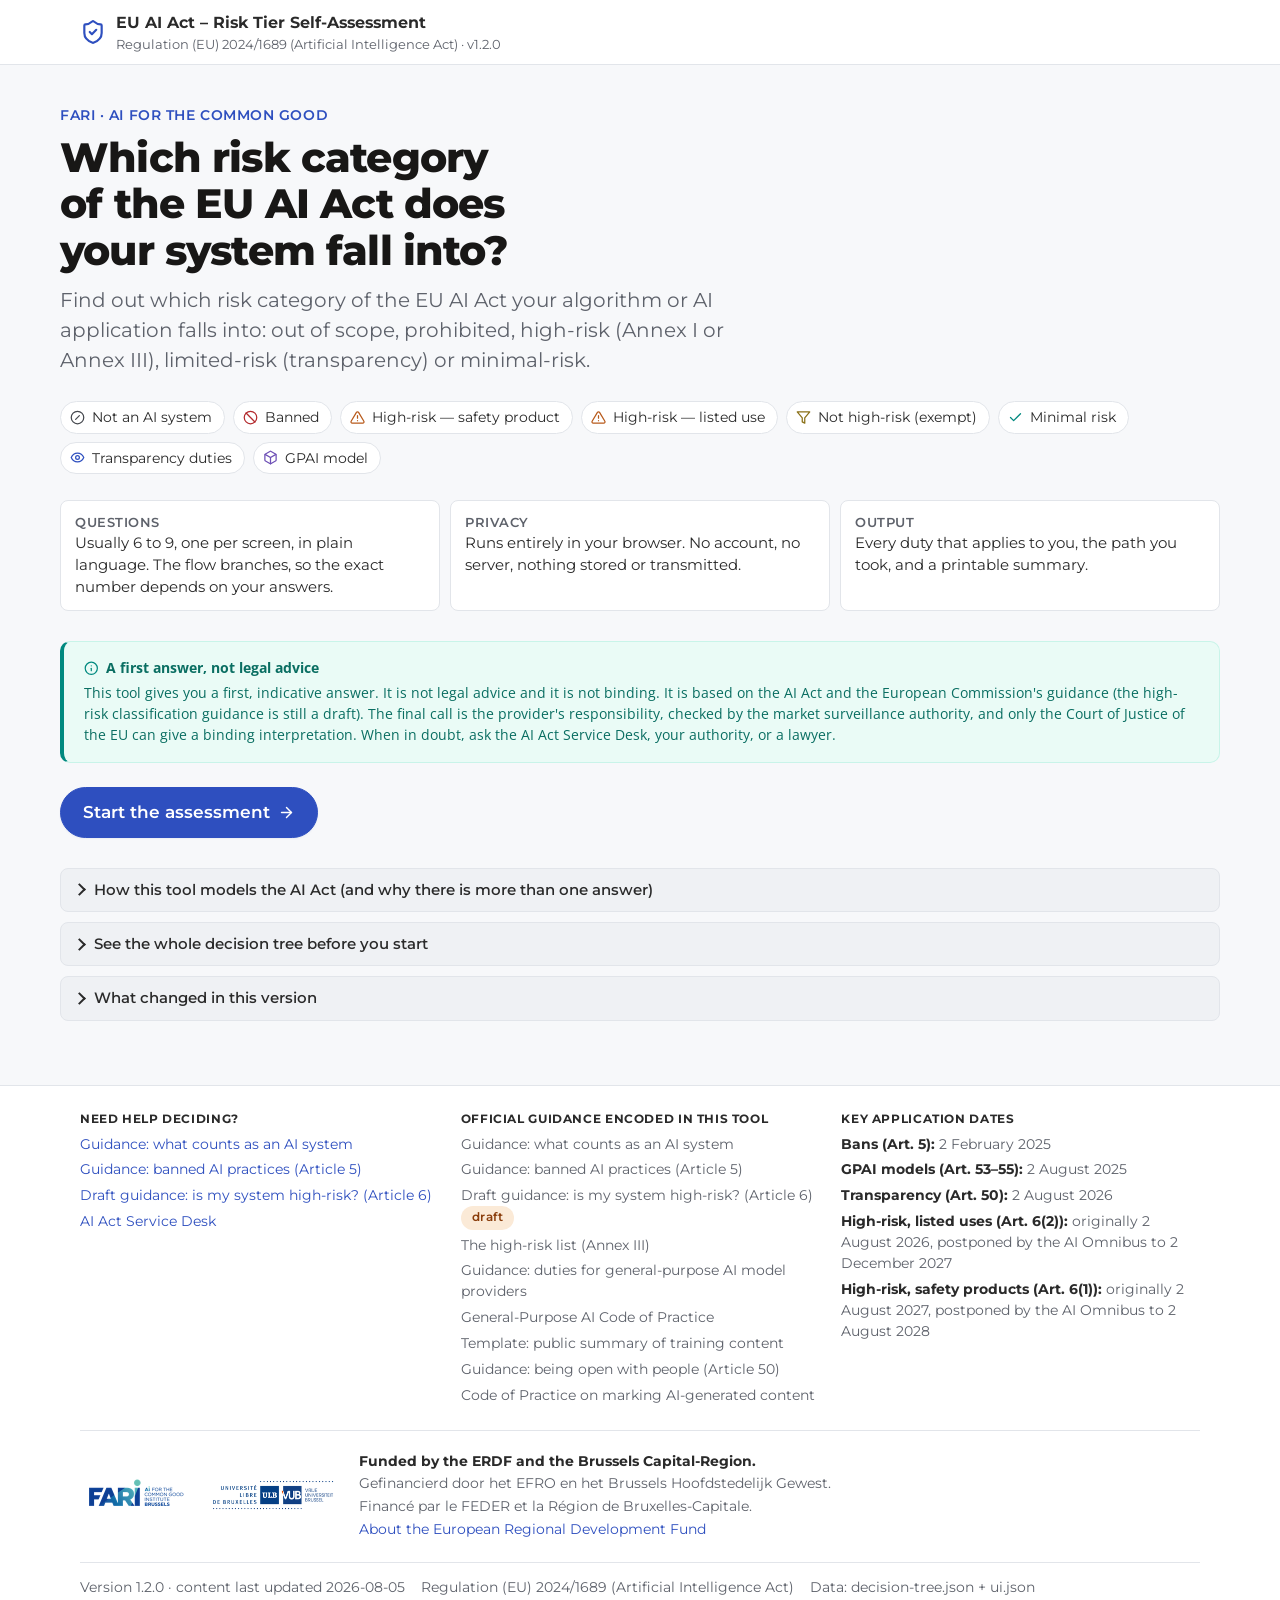
<file: index.html>
<meta charset="utf-8">
<meta name="viewport" content="width=device-width, initial-scale=1">
<meta name="description" content="Plain-language self-assessment: find out which risk category of the EU AI Act (Regulation (EU) 2024/1689) your AI system falls into, and which duties apply to you.">
<title>EU AI Act – Risk Tier Self-Assessment</title>

<!--
  EU AI Act – Risk Tier Self-Assessment
  =====================================
  Single self-contained page. No build step, no back-end, no storage, no tracking.

  TWO DATA FILES, deliberately separate:
    decision-tree.json  legal content: questions, routing, catalogs, result cards,
                        guidelines, notes, cross-links. Regenerated from the spec.
    ui.json             presentation layer: interface strings, the phase stepper,
                        and per-tier icons / short labels / application dates.
  Keeping them apart means a fresh decision-tree.json never wipes the interface.
  If decision-tree.json does contain a "ui" block, its keys win over ui.json.

  Loading order per file:
    1. ?lang=nl  ->  decision-tree.nl.json / ui.nl.json
    2. decision-tree.json / ui.json
    3. the embedded copies below (needed for file:// where fetch is blocked)

  After editing either JSON, refresh the embedded copies with:
      node sync-embedded-json.mjs
-->

<style>
/* ==== FARI webfonts: base64, written by embed-assets.py ==== */
@font-face{font-family:"Montserrat";font-style:normal;font-weight:100 900;font-display:swap;src:url([data-uri]) format("woff2");}
@font-face{font-family:"Open Sans";font-style:normal;font-weight:300 800;font-display:swap;src:url([data-uri]) format("woff2");}
/* ==== end FARI webfonts ==== */

/* ============================================================
   FARI design system tokens — inlined from the export
   (tokens/colors.css, typography.css, spacing.css, base.css).
   Edit them there and re-inline; do not diverge here.
   ============================================================ */
:root {
  color-scheme: light;

  /* brand */
  --fari-blue: #183E91; --fari-web-blue: #2E4FBF; --fari-lighthouse: #64D8BF;
  --fari-white: #FFFFFF; --fari-black: #181716; --fari-purple: #8161CC;
  /* teal + blue scales */
  --teal-50: #EAFBF6; --teal-100: #C9F4E9; --teal-200: #A6F3E8; --teal-300: #7AEDDD;
  --teal-400: #64D8BF; --teal-500: #22E1C7; --teal-600: #00DCBE; --teal-700: #00BAB5; --teal-800: #00897F;
  --blue-50: #EDF1FB; --blue-100: #D4DEF4; --blue-200: #A6BCDA; --blue-300: #6E8BCB;
  --blue-400: #2E4FBF; --blue-500: #1D4590; --blue-600: #183E91; --blue-700: #143476;
  --blue-800: #003F96; --blue-900: #00295E;
  /* ink */
  --ink-900: #181716; --ink-800: #2A2A2A; --ink-700: #44474D; --ink-600: #5E626B;
  --ink-500: #7A7F88; --ink-400: #A1A6AF; --ink-300: #C8CCD3; --ink-200: #E2E5EA;
  --ink-100: #EFF1F4; --ink-50: #F7F8FA;
  /* status (interface only, never official documents) */
  --status-ok: #1DA587; --status-gather: #43B7DE; --status-error: #B32A2D;

  /* semantic aliases */
  --text-strong: var(--ink-900); --text-body: var(--ink-800); --text-muted: var(--ink-600);
  --text-subtle: var(--ink-500); --text-on-brand: var(--fari-white); --text-brand: var(--fari-blue);
  --text-link: var(--fari-web-blue);
  --surface-page: var(--fari-white); --surface-subtle: var(--ink-50);
  --surface-card: var(--fari-white); --surface-sunken: var(--ink-100);
  --border-subtle: var(--ink-200); --border-default: var(--ink-300); --border-strong-ds: var(--ink-400);
  --border-brand: var(--fari-web-blue); --border-focus: var(--fari-web-blue);
  --action-primary: var(--fari-web-blue); --action-primary-hover: var(--fari-blue);
  --action-primary-active: var(--blue-700);
  --action-accent: var(--fari-purple); --action-accent-hover: #6E50B6;
  --action-teal: var(--teal-700); --action-teal-hover: var(--teal-800);
  --focus-ring: color-mix(in srgb, var(--fari-web-blue) 45%, transparent);

  /* type */
  --font-sans: "Montserrat", system-ui, -apple-system, "Segoe UI", Roboto, sans-serif;
  --font-demo: "Open Sans", system-ui, -apple-system, sans-serif;
  --weight-regular: 400; --weight-medium: 500; --weight-semibold: 600;
  --weight-bold: 700; --weight-extrabold: 800; --weight-black: 900;
  --text-display: 41.47px; --text-h1: 41.47px; --text-h2: 28.80px; --text-h3: 24.00px;
  --text-lg: 20.00px; --text-base: 16.67px; --text-sm: 13.89px; --text-xs: 11.57px;
  --leading-tight: 1.12; --leading-snug: 1.3; --leading-normal: 1.5; --leading-relaxed: 1.65;
  --tracking-tight: -0.02em; --tracking-snug: -0.01em; --tracking-normal: 0;
  --tracking-wide: 0.04em; --tracking-wider: 0.12em;

  /* space, radii, elevation, motion */
  --space-1: 4px; --space-2: 8px; --space-3: 12px; --space-4: 16px; --space-5: 20px;
  --space-6: 24px; --space-8: 32px; --space-10: 40px; --space-12: 48px; --space-16: 64px;
  --radius-xs: 4px; --radius-sm: 6px; --radius-md: 10px; --radius-lg: 16px;
  --radius-xl: 24px; --radius-pill: 999px; --radius-round: 50%;
  --shadow-xs: 0 1px 2px rgba(24, 62, 145, .06);
  --shadow-sm: 0 1px 3px rgba(24, 62, 145, .08), 0 1px 2px rgba(24, 62, 145, .06);
  --shadow-md: 0 4px 12px rgba(24, 62, 145, .10), 0 2px 4px rgba(24, 62, 145, .06);
  --shadow-lg: 0 12px 28px rgba(24, 62, 145, .12), 0 4px 10px rgba(24, 62, 145, .07);
  --shadow-focus: 0 0 0 3px var(--focus-ring);
  --ease-standard: cubic-bezier(0.4, 0, 0.2, 1);
  --duration-fast: 120ms; --duration-base: 200ms; --duration-slow: 320ms;
  --container-lg: 1120px;

  /* ==========================================================
     fari-theme.css — the project's layer (SPEC §11)
     Two functional warm colours the cool FARI palette lacks, and
     the seven-tier mapping. Every pair is contrast-verified by
     check-theme.py; re-run it after any change here.
     ========================================================== */
  --fari-amber-700: #8A3D0B; --fari-amber-600: #B85A1B; --fari-amber-100: #F6D9BC; --fari-amber-50: #FBEAD7;
  --fari-gold-700: #6E5806; --fari-gold-600: #8A7017; --fari-gold-100: #F4E7AE; --fari-gold-50: #FBF3D6;

  --tier-grey-fg: var(--ink-800);        --tier-grey-bg: var(--ink-100);       --tier-grey-accent: var(--ink-700);
  --tier-red-fg: #8F2224;                --tier-red-bg: #FBEAEA;               --tier-red-accent: var(--status-error);
  --tier-amber-fg: var(--fari-amber-700); --tier-amber-bg: var(--fari-amber-50); --tier-amber-accent: var(--fari-amber-600);
  --tier-gold-fg: var(--fari-gold-700);  --tier-gold-bg: var(--fari-gold-50);  --tier-gold-accent: var(--fari-gold-600);
  --tier-green-fg: #0A6E62;              --tier-green-bg: var(--teal-50);      --tier-green-accent: var(--teal-800);
  --tier-blue-fg: #1D3F8F;               --tier-blue-bg: var(--blue-50);       --tier-blue-accent: var(--fari-web-blue);
  --tier-purple-fg: #573F94;             --tier-purple-bg: #F0EBFA;            --tier-purple-accent: var(--action-accent-hover);

  /* decision-tree.json uses grey|red|orange|yellow|green|blue|purple.
     orange -> amber, yellow -> gold. */
  --tier-orange-fg: var(--tier-amber-fg); --tier-orange-bg: var(--tier-amber-bg); --tier-orange-accent: var(--tier-amber-accent);
  --tier-yellow-fg: var(--tier-gold-fg);  --tier-yellow-bg: var(--tier-gold-bg);  --tier-yellow-accent: var(--tier-gold-accent);

  /* bridge: the names the rest of this stylesheet already uses */
  --bg: var(--surface-subtle);
  --surface: var(--surface-card);
  --surface-2: var(--surface-sunken);
  --border: var(--border-subtle);
  --border-strong: var(--border-default);
  --text: var(--text-body);
  --accent: var(--action-primary);
  --accent-weak: var(--blue-50);
  --focus: var(--border-focus);
  --radius: var(--radius-lg);
  --shadow: var(--shadow-sm);
  --motion: var(--duration-base);
}
/* FARI ships no dark palette and sets color-scheme: light, so the tool follows the
   brand in one light theme. See SPEC §11; reinstate a dark set only if FARI defines one. */
@media (prefers-reduced-motion: reduce) {
  :root { --motion: 0ms; --duration-fast: 0ms; --duration-base: 0ms; --duration-slow: 0ms; }
  * { animation: none !important; transition: none !important; }
}

* { box-sizing: border-box; }
/* class-based display rules below would otherwise beat the UA [hidden] rule */
[hidden] { display: none !important; }
html { -webkit-text-size-adjust: 100%; }
body {
  margin: 0;
  background: var(--bg);
  color: var(--text);
  font-family: var(--font-sans);
  font-size: var(--text-base);
  line-height: var(--leading-normal);
  -webkit-font-smoothing: antialiased;
  text-rendering: optimizeLegibility;
}
h1, h2, h3, h4 {
  font-family: var(--font-sans); color: var(--text-strong);
  line-height: var(--leading-tight); margin: 0;
  font-weight: var(--weight-bold); letter-spacing: var(--tracking-snug);
  text-wrap: balance;
}
h1 { font-weight: var(--weight-extrabold); letter-spacing: var(--tracking-tight); }
p { margin: 0; text-wrap: pretty; }
a { color: var(--text-link); text-decoration: none; text-underline-offset: 2px; }
a:hover { text-decoration: underline; }
ul, ol { margin: 0; padding-left: 1.25em; }
::selection { background: var(--fari-lighthouse); color: var(--fari-blue); }
:focus-visible {
  outline: 2px solid var(--border-focus); outline-offset: 2px;
  box-shadow: var(--shadow-focus); border-radius: var(--radius-xs);
}
/* long-form reading: FARI keeps Open Sans for exactly this */
.q-explainer, details.disclosure.legal blockquote, .rcard .summary,
.info-panel p, .disclaimer, .review-box p, .rcard .obligations { font-family: var(--font-demo); }

.wrap { max-width: 1160px; margin: 0 auto; padding: 0 20px; }
.visually-hidden {
  position: absolute; width: 1px; height: 1px; margin: -1px; padding: 0;
  overflow: hidden; clip: rect(0 0 0 0); white-space: nowrap; border: 0;
}

/* ---------- header ---------- */
header.site {
  border-bottom: 1px solid var(--border);
  background: var(--surface);
  position: sticky; top: 0; z-index: 20;
}
header.site .inner {
  display: flex; align-items: center; gap: 14px;
  min-height: 64px; flex-wrap: wrap;
}
.brand { display: flex; align-items: center; gap: 10px; margin-right: auto; }
.brand svg { width: 26px; height: 26px; color: var(--accent); flex: none; }
.brand .t { font-weight: 680; font-size: 1.02rem; }
.brand .s { color: var(--text-muted); font-size: .8rem; }

/* ---------- generic bits ---------- */
/* default size for any inline icon; component rules below override it */
.ico { width: 1.05em; height: 1.05em; vertical-align: -.15em; flex: none; }

/* FARI chip: Montserrat semibold, wide tracking, pill — not monospace */
.chip {
  display: inline-block; font-size: var(--text-xs); font-weight: var(--weight-semibold);
  letter-spacing: var(--tracking-wide);
  padding: 2px 10px; border-radius: var(--radius-pill);
  background: var(--ink-100); border: 1px solid var(--border-subtle);
  color: var(--text-muted);
  /* article refs can be long – must never force a horizontal scrollbar */
  max-width: 100%; overflow-wrap: anywhere;
}
.chip.art { background: var(--blue-50); border-color: transparent; color: var(--tier-blue-fg); }
.chip.role { background: var(--ink-100); border-color: var(--border-subtle); }
.chip.draft { background: var(--fari-amber-50); color: var(--fari-amber-700); border-color: transparent; }
.chip.auto { background: var(--tier-blue-bg); color: var(--tier-blue-fg); border-color: transparent; }

button { font: inherit; color: inherit; cursor: pointer; }
/* FARI buttons: pill, 1.5px keyline, calm hover that lifts 1px, no bounce */
.btn {
  display: inline-flex; align-items: center; justify-content: center; gap: 8px;
  font-family: var(--font-sans); font-weight: var(--weight-semibold); font-size: var(--text-base);
  padding: 12px 22px; border-radius: var(--radius-pill);
  border: 1.5px solid var(--border-default); background: var(--surface-card);
  color: var(--text-strong);
  transition: background var(--duration-base) var(--ease-standard),
              border-color var(--duration-base) var(--ease-standard),
              transform var(--duration-fast) var(--ease-standard),
              box-shadow var(--duration-base) var(--ease-standard);
}
.btn:hover { border-color: var(--border-brand); background: var(--blue-50); }
.btn:active { transform: none; }
.btn.primary {
  background: var(--action-primary); border-color: var(--action-primary);
  color: var(--text-on-brand); box-shadow: var(--shadow-xs);
}
.btn.primary:hover {
  background: var(--action-primary-hover); border-color: var(--action-primary-hover);
  transform: translateY(-1px); box-shadow: var(--shadow-sm);
}
.btn.primary:active { background: var(--action-primary-active); transform: none; }
.btn.ghost { border-color: transparent; background: transparent; color: var(--text-muted); }
.btn.ghost:hover { background: var(--ink-100); border-color: transparent; color: var(--text-body); }
.btn.small { padding: 7px 14px; font-size: var(--text-sm); }
.btn svg { width: 17px; height: 17px; }
.btn[disabled] { opacity: .5; cursor: not-allowed; }

.card {
  background: var(--surface-card); border: 1px solid var(--border-subtle);
  border-radius: var(--radius-lg); box-shadow: var(--shadow-sm);
}

details.disclosure { border: 1px solid var(--border); border-radius: 8px; background: var(--surface-2); }
details.disclosure > summary {
  cursor: pointer; padding: 10px 14px; font-weight: 550; font-size: .93rem;
  display: flex; align-items: center; gap: 8px; list-style: none;
}
details.disclosure > summary::-webkit-details-marker { display: none; }
details.disclosure > summary::before {
  content: ""; width: 7px; height: 7px; flex: none;
  border-right: 2px solid currentColor; border-bottom: 2px solid currentColor;
  transform: rotate(-45deg); transition: transform var(--motion); margin-right: 2px;
}
details.disclosure[open] > summary::before { transform: rotate(45deg); }
details.disclosure > .body { padding: 0 14px 14px; font-size: .92rem; }
details.disclosure.legal > .body { font-size: .9rem; }
details.disclosure.legal blockquote {
  margin: 0; padding-left: 12px; border-left: 3px solid var(--border-strong);
  color: var(--text-muted); font-style: italic;
}

.note {
  border-left: 3px solid var(--border-strong); padding: 8px 0 8px 12px;
  color: var(--text-muted); font-size: .9rem;
}
/* info panel used for notes.* (FOSS, provider vs deployer) and cross-link reminders */
.info-panel {
  border: 1px solid var(--border); border-left: 4px solid var(--accent);
  background: var(--surface-2); border-radius: 8px; padding: 12px 14px; font-size: .91rem;
}
.info-panel h4 { font-size: .93rem; margin-bottom: 5px; display: flex; align-items: center; gap: 7px; }
.info-panel h4 .ico { color: var(--accent); }
.info-panel .refline { margin-top: 7px; }
.info-panel.reminder {
  border: 1px solid var(--fari-gold-100); border-left: 4px solid var(--tier-gold-accent);
  background: var(--fari-gold-50); color: var(--fari-gold-700);
}
.info-panel.reminder h4 { color: var(--fari-gold-700); }
.info-panel.reminder h4 .ico { color: var(--tier-gold-accent); }

.guidance { display: flex; flex-wrap: wrap; gap: 8px; }
.guidance a {
  display: inline-flex; align-items: center; gap: 6px;
  font-size: .85rem; padding: 5px 11px; border-radius: 999px;
  border: 1px solid var(--border); background: var(--surface); text-decoration: none;
}
.guidance a:hover { border-color: var(--accent); background: var(--accent-weak); }
.guidance a .ico { width: 13px; height: 13px; opacity: .75; }
.guidance .lbl { color: var(--text-muted); font-size: .85rem; align-self: center; }

/* ---------- start screen ---------- */
#start { padding: var(--space-10) 0 var(--space-16); }
#start .lead { max-width: 62ch; }
/* FARI eyebrow: semibold, wide tracking, all caps, web blue */
.eyebrow {
  font-size: var(--text-sm); font-weight: var(--weight-semibold);
  letter-spacing: var(--tracking-wide); text-transform: uppercase;
  color: var(--text-link); margin: 0 0 var(--space-2);
}
#start h1 { font-size: clamp(28.8px, 1.4rem + 2vw, 41.47px); margin-bottom: var(--space-3); }
#start .sub { color: var(--text-muted); font-size: var(--text-lg); margin-bottom: var(--space-6); }

/* mandatory funding attribution */
.funding {
  display: flex; flex-wrap: wrap; gap: var(--space-5); align-items: center;
  margin-top: var(--space-6); padding-top: var(--space-5);
  border-top: 1px solid var(--border-subtle);
}
.funding-logos { display: flex; gap: var(--space-4); align-items: center; }
.funding-logos img { height: 40px; width: auto; }
.funding-text { font-size: var(--text-sm); display: grid; gap: 2px; }
.funding-text strong { color: var(--text-body); }
.tier-legend { display: flex; flex-wrap: wrap; gap: 8px; margin: 26px 0; }
.tier-legend .item {
  display: inline-flex; align-items: center; gap: 7px;
  border: 1px solid var(--border); border-radius: 999px;
  padding: 5px 12px 5px 9px; font-size: .85rem; background: var(--surface);
}
.tier-legend .item svg { width: 15px; height: 15px; }
/* The disclaimer is information, not a warning, so it takes FARI's teal rather than the
   gold used for "check this". Gold now means only the review box and the filtered tier. */
.disclaimer {
  border: 1px solid var(--teal-100); border-left: 4px solid var(--teal-800);
  background: var(--teal-50); color: var(--tier-green-fg);
  border-radius: var(--radius-md); padding: var(--space-4) var(--space-5);
  font-size: var(--text-sm); margin: var(--space-6) 0;
}
.disclaimer strong {
  display: flex; align-items: center; gap: 7px;
  margin-bottom: 4px; color: var(--tier-green-fg);
}
.disclaimer strong .ico { color: var(--teal-800); }
.facts { display: grid; gap: 10px; grid-template-columns: repeat(auto-fit, minmax(210px, 1fr)); margin: 26px 0 30px; }
.facts .f { border: 1px solid var(--border); border-radius: 8px; padding: 12px 14px; background: var(--surface); }
.facts .f b { display: block; font-size: .8rem; text-transform: uppercase; letter-spacing: .04em; color: var(--text-muted); font-weight: 600; }
.facts .f span { font-size: .92rem; }
.start-disclosures { display: grid; gap: 10px; margin-top: 30px; }

/* ---------- assessment layout ---------- */
#app { padding: 22px 0 60px; }
.layout { display: grid; grid-template-columns: minmax(0, 1fr) 320px; gap: 26px; align-items: start; }
@media (max-width: 900px) { .layout { grid-template-columns: minmax(0, 1fr); } }

/* phase stepper — FARI: pill segments with the label underneath */
.stepper { list-style: none; padding: 0; margin: 0 0 var(--space-6); display: flex; gap: var(--space-2); }
.stepper li { flex: 1 1 0; min-width: 0; }
.stepper .seg {
  display: block; font-size: var(--text-xs); color: var(--text-muted);
  transition: color var(--duration-base) var(--ease-standard);
}
.stepper .seg .bar {
  display: block; height: 6px; border-radius: var(--radius-pill);
  background: var(--ink-200); margin-bottom: var(--space-2);
  transition: background var(--duration-base) var(--ease-standard);
}
.stepper .seg .lbl {
  display: flex; align-items: center; gap: 5px;
  overflow: hidden; text-overflow: ellipsis; white-space: nowrap;
}
.stepper .seg .lbl .ico { width: 12px; height: 12px; }
.stepper li[data-state="current"] .seg { color: var(--text-strong); font-weight: var(--weight-semibold); }
.stepper li[data-state="current"] .seg .bar { background: var(--action-primary); }
.stepper li[data-state="done"] .seg { color: var(--text-body); }
.stepper li[data-state="done"] .seg .bar { background: var(--teal-600); }
.stepper li[data-state="done"] .seg .lbl .ico { color: var(--tier-green-accent); }
.stepper li[data-state="skipped"] .seg { color: var(--text-subtle); }
.stepper li[data-state="skipped"] .seg .bar {
  background: repeating-linear-gradient(45deg, var(--ink-200), var(--ink-200) 4px, var(--ink-100) 4px, var(--ink-100) 8px);
}
.stepper-mobile { display: none; }
@media (max-width: 640px) {
  .stepper .seg .lbl { display: none; }
  .stepper-mobile { display: block; font-size: .85rem; color: var(--text-muted); margin: -12px 0 16px; }
}

/* question screen */
#screen { padding: 26px; }
@media (max-width: 560px) { #screen { padding: 20px 16px; } }
.q-head { display: flex; flex-wrap: wrap; gap: 8px; align-items: center; margin-bottom: 14px; }
.q-text { font-size: clamp(1.2rem, 1.05rem + .8vw, 1.5rem); margin-bottom: 12px; }
.q-text:focus { outline: none; }
.q-explainer { color: var(--text-muted); font-size: .95rem; margin-bottom: 18px; max-width: 72ch; }
.panels { display: grid; gap: 10px; margin-bottom: 20px; }
.help-cols { display: grid; gap: 16px; grid-template-columns: repeat(auto-fit, minmax(230px, 1fr)); }
.help-cols h4 { font-size: .85rem; text-transform: uppercase; letter-spacing: .04em; color: var(--text-muted); margin-bottom: 6px; }
.help-cols ul { padding-left: 1.1em; }
.help-cols li { margin-bottom: 4px; }

fieldset.choices { border: 0; margin: 0 0 20px; padding: 0; }
fieldset.choices > legend { font-weight: 600; font-size: .95rem; padding: 0; margin-bottom: 10px; }
.opt {
  display: flex; gap: 11px; align-items: flex-start;
  border: 1px solid var(--border); border-radius: 9px; padding: 12px 14px;
  background: var(--surface); margin-bottom: 8px;
  transition: border-color var(--motion), background var(--motion);
}
.opt:hover { border-color: var(--border-strong); background: var(--surface-2); }
.opt:has(input:checked) { border-color: var(--accent); background: var(--accent-weak); }
.opt:has(input:disabled) { opacity: 1; background: var(--tier-blue-bg); border-color: transparent; }
.opt > input { margin: 3px 0 0; width: 17px; height: 17px; flex: none; accent-color: var(--accent); }
.opt .txt { font-size: .94rem; min-width: 0; flex: 1 1 auto; }
.opt .plain { font-weight: 550; cursor: pointer; display: block; }
.opt .meta { display: flex; flex-wrap: wrap; gap: 7px; align-items: center; margin-top: 6px; }
.opt details.exact { margin-top: 7px; }
.opt details.exact > summary {
  cursor: pointer; list-style: none; font-size: .82rem; color: var(--text-muted);
  display: inline-flex; align-items: center; gap: 5px;
}
.opt details.exact > summary::-webkit-details-marker { display: none; }
.opt details.exact > summary::before {
  content: ""; width: 6px; height: 6px; border-right: 2px solid currentColor;
  border-bottom: 2px solid currentColor; transform: rotate(-45deg); transition: transform var(--motion);
}
.opt details.exact[open] > summary::before { transform: rotate(45deg); }
.opt details.exact .exact-body { font-size: .87rem; color: var(--text-muted); padding: 7px 0 0 11px; border-left: 2px solid var(--border); margin-top: 6px; display: grid; gap: 6px; }
.opt .obl { color: var(--accent); font-size: .87rem; margin-top: 5px; display: block; }
.opt .example { color: var(--text-muted); font-size: .87rem; margin-top: 4px; display: block; font-style: italic; }

.area { border: 1px solid var(--border); border-radius: 9px; margin-bottom: 8px; background: var(--surface); overflow: hidden; }
.area > summary {
  cursor: pointer; padding: 12px 14px; display: flex; gap: 10px; align-items: center;
  list-style: none; font-weight: 550; font-size: .95rem;
}
.area > summary::-webkit-details-marker { display: none; }
.area > summary .count {
  margin-left: auto; font-size: .78rem; color: var(--accent);
  background: var(--accent-weak); border-radius: 999px; padding: 2px 9px; font-weight: 600;
}
.area .inner { padding: 0 14px 12px; }
.area .cond { font-size: .84rem; color: var(--text-muted); margin-bottom: 10px; font-style: italic; }
.area.has-sel { border-color: var(--accent); }

.hint {
  display: flex; gap: 9px; align-items: flex-start;
  border: 1px dashed var(--border-strong); border-radius: 9px;
  padding: 11px 14px; margin-bottom: 18px; font-size: .9rem; background: var(--surface-2);
}
.hint .ico { width: 17px; height: 17px; margin-top: 2px; color: var(--accent); }
.hint[hidden] { display: none !important; }

.actions { display: flex; flex-wrap: wrap; gap: 10px; align-items: center; }
.actions .spacer { flex: 1 1 auto; }
.btn-list { display: grid; gap: 10px; margin-bottom: 20px; }
.btn-opt {
  display: flex; align-items: center; gap: 12px; text-align: left; width: 100%;
  padding: 14px 16px; border-radius: 9px; border: 1px solid var(--border-strong);
  background: var(--surface); font-size: .98rem; font-weight: 550;
  transition: border-color var(--motion), background var(--motion), transform var(--motion);
}
.btn-opt:hover { border-color: var(--accent); background: var(--accent-weak); }
.btn-opt:active { transform: translateY(1px); }
.btn-opt .mark {
  width: 22px; height: 22px; border-radius: 50%; flex: none; display: grid; place-items: center;
  border: 1px solid var(--border-default); font-size: var(--text-xs); color: var(--text-muted); font-weight: var(--weight-semibold);
}
.btn-opt[data-suggested="true"] { border-color: var(--accent); background: var(--accent-weak); }
.btn-opt[data-suggested="true"] .mark { border-color: var(--accent); color: var(--accent); }
.btn-opt[data-tone="unsure"] { border-style: dashed; font-weight: 500; color: var(--text-muted); }
.btn-opt[data-tone="unsure"]:hover { color: var(--text); }

/* context screen */
.ctx-fields { display: grid; gap: 18px; margin-bottom: 20px; }
.ctx-field label.lbl { display: block; font-weight: 600; font-size: .95rem; margin-bottom: 6px; }
.ctx-field select {
  font: inherit; color: inherit; width: 100%; max-width: 480px;
  padding: 10px 12px; border-radius: 8px; border: 1px solid var(--border-strong);
  background: var(--surface);
}
.ctx-field .refline { margin-top: 7px; }

/* verdict-so-far panel */
aside.verdict { position: sticky; top: 88px; }
@media (max-width: 900px) { aside.verdict { position: static; } }
.verdict .card { padding: 16px; }
.verdict h3 { font-size: .82rem; text-transform: uppercase; letter-spacing: .05em; color: var(--text-muted); margin-bottom: 12px; }
.vlist { list-style: none; padding: 0; margin: 0; display: grid; gap: 9px; }
.vlist li { display: flex; gap: 9px; align-items: flex-start; font-size: .89rem; }
.vlist li.new { animation: highlight 1.1s ease-out; }
@keyframes highlight { from { background: var(--accent-weak); } to { background: transparent; } }
.vlist .mk {
  width: 20px; height: 20px; border-radius: 5px; flex: none; display: grid; place-items: center;
  background: var(--surface-2); color: var(--text-muted);
}
.vlist .mk svg { width: 13px; height: 13px; }
.vlist li[data-color] .mk { background: var(--tone-bg); color: var(--tone); }
.vlist .sub { color: var(--text-muted); font-size: .82rem; }
.vlist li.pending .mk { animation: breathe 1.6s ease-in-out infinite; }
@keyframes breathe { 0%,100% { opacity: .45; } 50% { opacity: 1; } }
.verdict .empty { color: var(--text-muted); font-size: .88rem; }

/* ---------- result ---------- */
#result { padding: 26px 0 70px; }
#result > .wrap > header { margin-bottom: 22px; }
#result h1 { font-size: clamp(1.5rem, 1.1rem + 1.6vw, 2.05rem); margin-bottom: 8px; }
#result .subtitle { color: var(--text-muted); }
.result-cards { display: grid; gap: 16px; margin-bottom: 26px; }
/* FARI result card: tinted header band with a 6px keyline, white body */
.rcard {
  border-radius: var(--radius-lg); border: 1px solid var(--border-subtle);
  background: var(--surface-card); box-shadow: var(--shadow-md); overflow: hidden;
}
.rcard .top {
  display: flex; gap: var(--space-3); align-items: flex-start;
  padding: var(--space-5) var(--space-6);
  border-left: 6px solid var(--tone); background: var(--tone-bg); color: var(--tone-fg);
}
.rcard .badge { flex: none; color: var(--tone); display: grid; place-items: center; }
.rcard .badge svg { width: 24px; height: 24px; }
.rcard .kicker {
  font-size: var(--text-xs); text-transform: uppercase; letter-spacing: var(--tracking-wide);
  font-weight: var(--weight-semibold); color: var(--tone-fg); opacity: .85;
}
.rcard h2 { font-size: var(--text-lg); font-weight: var(--weight-extrabold); margin: 2px 0 0; color: var(--tone-fg); }
.rcard .body { padding: var(--space-5) var(--space-6); display: grid; gap: var(--space-4); }
.rcard .summary { font-size: .96rem; }
.rcard h3.lbl { font-size: .8rem; text-transform: uppercase; letter-spacing: .05em; color: var(--text-muted); margin-bottom: 6px; }
.rcard ul.obligations { padding-left: 1.15em; display: grid; gap: 5px; font-size: .93rem; }
.rcard .role-group { margin-bottom: 12px; }
.rcard .role-group:last-child { margin-bottom: 0; }
.rcard .role-group > h4 {
  font-size: .86rem; margin-bottom: 5px; display: flex; align-items: center; gap: 7px;
}
.rcard .role-group > h4 .ico { width: 14px; height: 14px; color: var(--text-muted); }
.rcard .role-note { font-size: .86rem; color: var(--text-muted); margin-top: 8px; display: flex; flex-wrap: wrap; gap: 8px; align-items: center; }
.rcard .triggered { border: 1px solid var(--border); border-radius: 8px; padding: 12px 14px; background: var(--surface-2); }
.rcard .triggered ul { padding-left: 1.15em; display: grid; gap: 8px; font-size: .9rem; margin-top: 6px; }
.rcard .dates { display: flex; gap: 9px; align-items: flex-start; font-size: .88rem; color: var(--text-muted); }
.rcard .dates svg { width: 16px; height: 16px; margin-top: 3px; }
.rcard .refs { display: flex; flex-wrap: wrap; gap: 6px; }

.review-box { border: 1px solid var(--fari-gold-100); background: var(--fari-gold-50); color: var(--fari-gold-700); border-radius: var(--radius-md); padding: var(--space-4) var(--space-5); margin-bottom: var(--space-6); }
.review-box h2 { font-size: 1rem; margin-bottom: 8px; display: flex; align-items: center; gap: 8px; }
.review-box h2 svg { width: 18px; height: 18px; color: var(--tier-gold-accent); }
.review-box ol { display: grid; gap: 10px; font-size: .92rem; }
.review-box .q { font-weight: 600; }

.section { margin-bottom: 26px; }
.section > h2 { font-size: 1.05rem; margin-bottom: 12px; }

/* answer timeline */
.timeline { list-style: none; padding: 0; margin: 0; }
.timeline li { display: grid; grid-template-columns: 24px minmax(0, 1fr); gap: 14px; }
.timeline .rail { display: flex; flex-direction: column; align-items: center; }
.timeline .rail .dot {
  width: 12px; height: 12px; border-radius: 50%; background: var(--surface);
  border: 2px solid var(--accent); margin-top: 5px; flex: none;
}
.timeline .rail .line { flex: 1 1 auto; width: 2px; background: var(--border); margin: 4px 0; min-height: 8px; }
.timeline li:last-child .rail .line { display: none; }
.timeline .content { padding-bottom: 18px; min-width: 0; }
.timeline .q { font-size: .93rem; font-weight: 550; }
.timeline .a { font-size: .93rem; margin-top: 3px; display: flex; gap: 7px; align-items: baseline; }
.timeline .a .arrow { color: var(--text-muted); flex: none; }
.timeline .meta { display: flex; flex-wrap: wrap; gap: 7px; align-items: center; margin-top: 6px; }
.timeline ul.sel { padding-left: 1.1em; margin-top: 6px; font-size: .87rem; color: var(--text-muted); display: grid; gap: 3px; }
.timeline .uncertain-tag { color: var(--fari-gold-700); font-weight: var(--weight-semibold); font-size: var(--text-xs); }

/* decision map */
/* the map is wider than a phone: it scrolls inside its own box and must never widen
   the page. min-width:0 is what lets it shrink inside the grid on the start screen. */
.map-wrap { overflow-x: auto; max-width: 100%; min-width: 0; }
.start-disclosures > details, details.disclosure > .body { min-width: 0; }
.map { min-width: 640px; }
.map text { font: 11px system-ui, sans-serif; fill: var(--text-muted); }
.map .box { fill: var(--surface); stroke: var(--border); stroke-width: 1.5; }
.map .box.on { stroke: var(--accent); stroke-width: 2.5; fill: var(--accent-weak); }
.map .lbl { fill: var(--text); font-weight: 550; }
.map .edge { stroke: var(--border); stroke-width: 1.5; fill: none; }
.map .edge.on { stroke: var(--accent); stroke-width: 2.5; }

.link-list { list-style: none; padding: 0; margin-top: 8px; display: grid; gap: 7px; font-size: .93rem; }
.link-list a { display: inline-flex; align-items: center; gap: 6px; }
.link-list .ico { width: 14px; height: 14px; opacity: .7; }

/* ---------- footer ---------- */
footer.site { border-top: 1px solid var(--border); background: var(--surface); padding: 26px 0 40px; font-size: .87rem; color: var(--text-muted); }
footer.site .grid { display: grid; gap: 22px; grid-template-columns: repeat(auto-fit, minmax(240px, 1fr)); }
footer.site h4 { font-size: .78rem; text-transform: uppercase; letter-spacing: .05em; margin-bottom: 8px; color: var(--text); }
footer.site ul { list-style: none; padding: 0; display: grid; gap: 5px; }
footer.site .meta-line { margin-top: 22px; padding-top: 14px; border-top: 1px solid var(--border); display: flex; flex-wrap: wrap; gap: 6px 16px; }

#databanner { display: none; margin: 16px 0; border: 1px solid var(--tier-red-accent); background: var(--tier-red-bg); color: var(--tier-red-fg); border-radius: var(--radius-md); padding: 12px 14px; font-size: var(--text-sm); }
#databanner ul { margin-top: 6px; }

/* ---------- print / PDF ---------- */
@media print {
  :root {
    /* FARI semantic names first, since the components read those directly */
    --surface-page: #fff; --surface-card: #fff; --surface-subtle: #fff; --surface-sunken: #fff;
    --text-strong: #000; --text-body: #000; --text-muted: #333; --text-subtle: #444;
    --text-link: #000; --text-on-brand: #fff;
    --border-subtle: #b0b0b0; --border-default: #808080; --border-brand: #000;
    --action-primary: #000; --action-primary-hover: #000; --blue-50: #fff; --teal-50: #fff; --teal-100: #999;
    --shadow-xs: none; --shadow-sm: none; --shadow-md: none; --shadow-lg: none; --shadow-focus: none;
    --bg: #fff; --surface: #fff; --surface-2: #fff; --border: #b0b0b0; --border-strong: #808080;
    --text: #000; --text-muted: #333; --accent: #000; --accent-weak: #fff; --shadow: none;
    --tier-grey-accent: #444; --tier-red-accent: #000; --tier-amber-accent: #000; --tier-gold-accent: #000;
    --tier-green-accent: #000; --tier-blue-accent: #000; --tier-purple-accent: #000;
    --tier-orange-accent: #000; --tier-yellow-accent: #000;
    --tier-grey-fg: #000; --tier-red-fg: #000; --tier-amber-fg: #000; --tier-gold-fg: #000;
    --tier-green-fg: #000; --tier-blue-fg: #000; --tier-purple-fg: #000;
    --tier-orange-fg: #000; --tier-yellow-fg: #000;
    --tier-grey-bg: #fff; --tier-red-bg: #fff; --tier-amber-bg: #fff; --tier-gold-bg: #fff;
    --tier-green-bg: #fff; --tier-blue-bg: #fff; --tier-purple-bg: #fff;
    --tier-orange-bg: #fff; --tier-yellow-bg: #fff;
    --fari-gold-50: #fff; --fari-gold-100: #999; --fari-gold-700: #000;
    --fari-amber-50: #fff; --fari-amber-700: #000; --ink-100: #fff; --ink-200: #ccc;
  }
  header.site, aside.verdict, .no-print, .stepper, #databanner { display: none !important; }
  footer.site .grid { display: none; }        /* links/sources are noise on paper */
  footer.site .funding { border-top: 1px solid #999; }   /* the ERDF line must print */
  body { background: #fff; font-size: 11.5pt; }
  .wrap { max-width: none; padding: 0; }
  #result { padding: 0; }
  .card, .rcard, .review-box, .info-panel { box-shadow: none; break-inside: avoid; }
  .rcard { border: 1px solid #999; border-left: 4px solid #000; }
  details.disclosure > .body, .area .inner { display: block !important; }
  details.disclosure > summary::before { display: none; }
  a { color: #000; text-decoration: underline; }
  a[href^="http"]::after { content: " (" attr(href) ")"; font-size: 8.5pt; color: #555; word-break: break-all; }
  .section, .rcard { page-break-inside: avoid; }
}
</style>

<script type="application/json" id="decision-tree-data">
{
  "meta": {
    "id": "ai-act-tier-assessment",
    "title": "EU AI Act – Risk Tier Self-Assessment",
    "version": "1.2.0",
    "language": "en",
    "lastUpdated": "2026-08-05",
    "changelog": [
      "1.2.0 – Plain-language rewrite of every question, explainer and answer. The exact wording of the law now lives in a collapsible 'In the words of the law' panel (node.legalText) and each checklist item keeps its exact legal phrasing on expand (item.label) beside a plain summary (item.plain). Added an explicit 'I'm not sure' answer on judgement-heavy questions that routes conservatively and records a review flag.",
      "1.1.0 – Added cross-links, official guideline links + examples, FOSS exemption note, provider/deployer obligation split, optional context step.",
      "1.0.0 – Initial decision tree."
    ],
    "regulation": "Regulation (EU) 2024/1689 (Artificial Intelligence Act)",
    "purpose": "Find out which risk category of the EU AI Act your algorithm or AI application falls into: out of scope, prohibited, high-risk (Annex I or Annex III), limited-risk (transparency) or minimal-risk.",
    "disclaimer": "This tool gives you a first, indicative answer. It is not legal advice and it is not binding. It is based on the AI Act and the European Commission's guidance (the high-risk classification guidance is still a draft). The final call is the provider's responsibility, checked by the market surveillance authority, and only the Court of Justice of the EU can give a binding interpretation. When in doubt, ask the AI Act Service Desk, your authority, or a lawyer.",
    "languageStyle": {
      "note": "Every screen has three layers. Show them in this priority: (1) the plain-language question + explainer (node.text, node.explainer) — always visible; (2) an 'In the words of the law' collapsible holding the exact/near-verbatim regulation wording (node.legalText) — collapsed by default; (3) an 'Examples / how to decide' collapsible holding node.help (likelyYes / likelyNo) — collapsed by default. Checklist items follow the same idea: item.plain is the visible line, item.label + item.ref are the exact wording shown on expand.",
      "tone": "Warm, direct, second person ('your system'). Short sentences. Avoid article numbers in the main text; keep them in the legalText panel and the small reference chips."
    },
    "keyDates": {
      "prohibitions_apply": "2025-02-02",
      "gpai_rules_apply": "2025-08-02",
      "transparency_apply": "2026-08-02",
      "annex_iii_highrisk_apply": "originally 2026-08-02, postponed by the AI Omnibus to 2027-12-02",
      "annex_i_highrisk_apply": "originally 2027-08-02, postponed by the AI Omnibus to 2028-08-02"
    }
  },

  "guidelines": {
    "note": "Official European Commission guidance. Surface the relevant link(s) on each question and result card. The high-risk classification guidance is still a draft (stakeholder consultation).",
    "ai_system_definition": {
      "title": "Guidance: what counts as an AI system",
      "url": "https://digital-strategy.ec.europa.eu/en/library/commission-publishes-guidelines-ai-system-definition-facilitate-first-ai-acts-rules-application",
      "status": "final"
    },
    "prohibited_practices": {
      "title": "Guidance: banned AI practices (Article 5)",
      "url": "https://digital-strategy.ec.europa.eu/en/library/commission-publishes-guidelines-prohibited-artificial-intelligence-ai-practices-defined-ai-act",
      "status": "final"
    },
    "high_risk_classification": {
      "title": "Draft guidance: is my system high-risk? (Article 6)",
      "url": "https://digital-strategy.ec.europa.eu/en/policies/regulatory-framework-ai",
      "status": "draft (stakeholder consultation)"
    },
    "annex_iii_reference": {
      "title": "The high-risk list (Annex III)",
      "url": "https://artificialintelligenceact.eu/annex/3/",
      "status": "reference"
    },
    "gpai_scope": {
      "title": "Guidance: duties for general-purpose AI model providers",
      "url": "https://digital-strategy.ec.europa.eu/en/library/guidelines-scope-obligations-providers-general-purpose-ai-models-under-ai-act",
      "status": "final"
    },
    "gpai_code_of_practice": {
      "title": "General-Purpose AI Code of Practice",
      "url": "https://digital-strategy.ec.europa.eu/en/policies/contents-code-gpai",
      "status": "final"
    },
    "gpai_training_summary_template": {
      "title": "Template: public summary of training content",
      "url": "https://digital-strategy.ec.europa.eu/en/library/explanatory-notice-and-template-public-summary-training-content-general-purpose-ai-models",
      "status": "final"
    },
    "transparency": {
      "title": "Guidance: being open with people (Article 50)",
      "url": "https://digital-strategy.ec.europa.eu/en/library/guidelines-transparency-obligations-providers-and-deployers-ai-systems",
      "status": "final"
    },
    "transparency_code_of_practice": {
      "title": "Code of Practice on marking AI-generated content",
      "url": "https://digital-strategy.ec.europa.eu/en/policies/code-practice-ai-generated-content",
      "status": "final"
    }
  },

  "notes": {
    "fossExemption": {
      "title": "A note if your system is open-source",
      "articleRef": "Art. 2(12); Art. 53(2); Recitals 102-104",
      "body": "If your AI system is released under a free and open-source licence, the AI Act mostly leaves it alone. But there's an important catch: this free pass does NOT apply if the system is high-risk, banned, or one of the systems that must be transparent with people. In those three cases the rules apply even to open-source. Separately, open-source general-purpose models get a lighter documentation load, except when the model is a very powerful 'systemic-risk' one. Even then, an open-source model still needs a copyright policy and a public summary of its training data.",
      "howToShow": "Show as an info note on the minimal-risk and GPAI result cards, and whenever the user says the system is open-source. Never let 'open-source' downgrade a banned, high-risk or transparency result: show the note but keep the category."
    },
    "providerVsDeployer": {
      "title": "Who has to do what: makers vs users",
      "articleRef": "Art. 3(3), 3(4); Art. 16, 22-27; Art. 25; Art. 50",
      "body": "The duties depend on your role. A 'provider' builds the system (or model) and puts it on the market under its own name. A 'deployer' uses the system in its own work. Most of the heavy duties (building it safely, documentation, the conformity check) fall on the provider. Deployers have a shorter list: use it as instructed, keep a human in the loop, monitor it, and in some cases run a fundamental-rights impact check. Watch out: if a user rebrands a system, changes it substantially, or uses it for a new purpose that makes it high-risk, that user legally becomes a provider.",
      "howToShow": "Use the role context flag to show the relevant obligations first, with a 'show all roles' toggle."
    }
  },

  "resultModel": {
    "description": "The assessment produces a compiled PROFILE, not a single leaf: a system can carry several statuses at once. Accumulate flags and render all applicable result cards, filtered by role, with the FOSS note where relevant, and a 'worth double-checking' box listing any review flags.",
    "dimensions": {
      "primaryTier": "out_of_scope | prohibited | high_risk_annex_i | high_risk_annex_iii | not_high_risk_filtered | minimal_risk. Set by the SPINE.",
      "transparency": "List of triggered Art. 50 items (some auto-derived). Cumulative with any tier except out_of_scope and prohibited.",
      "gpai": "none | gpai_model | gpai_model_systemic. Independent of the system tier.",
      "role": "provider | deployer | both | unknown. Only filters which obligations are shown.",
      "fossLicence": "yes | no | unknown. Only surfaces the FOSS note.",
      "reviewFlags": "Array of { node, note } collected whenever the user chose an 'I'm not sure' answer. Rendered as a 'Worth double-checking with an expert' box on the result screen. Does not change the tier."
    },
    "shortCircuits": [
      "out_of_scope: stop. Do not run transparency or GPAI.",
      "prohibited: stop the tier spine (banned overrides everything, including open-source). Still note GPAI if relevant; transparency is moot."
    ]
  },

  "moduleOrder": ["CONTEXT", "SPINE", "TRANSPARENCY", "GPAI", "RESULT"],

  "crossLinks": {
    "description": "Links that let the tool ask fewer questions and stay consistent. The implementer MUST apply these.",
    "rules": [
      {
        "id": "biometrics-to-transparency",
        "when": "The user selects 'biometric categorisation' (1(b)) or 'emotion recognition' (1(c)) at S4.",
        "then": "Automatically add the Art. 50(3) 'tell people they are exposed to it' duty. At T0, show that item pre-ticked and locked, with a 'we worked this out from your earlier answer' tag. Don't ask it again.",
        "refs": ["Annex III(1)(b)", "Annex III(1)(c)", "Art. 50(3)"]
      },
      {
        "id": "biometrics-emotion-prohibition-reminder",
        "when": "Emotion recognition or biometric categorisation is in play.",
        "then": "Remind the user these can be BANNED rather than high-risk: reading emotions at work or school (Art. 5(1)(f)), and sorting people by sensitive traits (Art. 5(1)(g)). Already screened at S1; show a reminder so a banned system isn't mislabelled as merely high-risk.",
        "refs": ["Art. 5(1)(f)", "Art. 5(1)(g)"]
      },
      {
        "id": "deepfake-implies-synthetic",
        "when": "The user ticks 'deep fakes' (50(4)) at T0.",
        "then": "Point out that deep fakes are AI-generated content, so the 'mark it as AI-made' duty (50(2), on the provider) probably also applies. Suggest, don't force.",
        "refs": ["Art. 50(2)", "Art. 50(4)"]
      }
    ]
  },

  "nodes": {
    "S0_ai_system": {
      "module": "SPINE",
      "type": "question",
      "text": "Is your system an artificial intelligence tool?",
      "explainer": "An artificial intelligence tool is a computer-based system that: can work with some degree of independence; may adapt after it has been put into use; and uses the information it receives to work out how to produce results, such as predictions, content, recommendations or decisions that can affect the physical or digital world. The crucial feature is inference: the system analyses data and derives an output from it, for example through machine learning or logic-based methods. It does more than simply follow a fixed set of rules written entirely by humans.",
      "legalText": {
        "articleRef": "Art. 3(1)",
        "text": "'AI system' means a machine-based system that is designed to operate with varying levels of autonomy and that may exhibit adaptiveness after deployment, and that, for explicit or implicit objectives, infers, from the input it receives, how to generate outputs such as predictions, content, recommendations, or decisions that can influence physical or virtual environments."
      },
      "help": {
        "likelyYes": [
          "It uses machine learning (it was trained on data)",
          "It reasons with knowledge or logic rules to work things out, or searches for/optimises solutions",
          "It produces content, predictions, recommendations or decisions from data, with some independence"
        ],
        "likelyNo": [
          "It just speeds up a maths calculation or a classic method",
          "It only follows fixed formulas or rules a person wrote (like a spreadsheet or a simple database query)",
          "It's a simple rule-of-thumb or a single basic statistical rule, with no learning"
        ]
      },
      "articleRef": "Art. 3(1)",
      "guidelineLinks": ["ai_system_definition"],
      "options": [
        { "label": "Yes, it is an artificial intelligence tool", "value": "yes", "next": "C0_context" },
        { "label": "No, it only runs pre-written code / fixed rules", "value": "no", "next": "OUT_OF_SCOPE" },
        { "label": "I'm not sure whether it 'infers'", "value": "unsure", "next": "C0_context", "flagsReview": true, "reviewNote": "Whether your system 'infers' (rather than just following fixed rules) decides if the AI Act applies at all. Check the AI-system definition guidance or ask an expert." }
      ]
    },

    "C0_context": {
      "module": "CONTEXT",
      "type": "context",
      "optional": true,
      "text": "First, a little about you (optional)",
      "explainer": "This won't change your result. It just lets us show the duties that actually apply to you, and the right note if your system is open-source. Feel free to skip it.",
      "guidelineLinks": ["providerVsDeployer", "fossExemption"],
      "fields": [
        {
          "id": "role",
          "label": "What's your role with this system?",
          "articleRef": "Art. 3(3), 3(4); Art. 25",
          "setsFlag": "role",
          "options": [
            { "label": "I build it / put it on the market (provider)", "value": "provider" },
            { "label": "I use it in my organisation (deployer)", "value": "deployer" },
            { "label": "Both", "value": "both" },
            { "label": "Not sure / skip", "value": "unknown" }
          ]
        },
        {
          "id": "fossLicence",
          "label": "Is it released under a free and open-source licence?",
          "articleRef": "Art. 2(12); Art. 53(2)",
          "setsFlag": "fossLicence",
          "options": [
            { "label": "Yes", "value": "yes" },
            { "label": "No", "value": "no" },
            { "label": "Not sure / skip", "value": "unknown" }
          ]
        }
      ],
      "next": "S1_prohibited"
    },

    "S1_prohibited": {
      "module": "SPINE",
      "type": "question",
      "text": "Does your system do any of the things the AI Act bans outright?",
      "explainer": "A small number of AI uses are banned in the EU because they're considered too harmful. Have a quick look through the list. If your system does any of them, it's banned, whatever else is true. Two to watch: reading people's emotions at work or school, and sorting people by sensitive traits (like race or beliefs), are usually banned rather than just 'high-risk'.",
      "legalText": {
        "articleRef": "Art. 5",
        "text": "Article 5 prohibits, among others: manipulative or deceptive techniques and exploitation of vulnerabilities that cause significant harm; social scoring; predicting crime based solely on profiling; untargeted scraping of facial images; emotion recognition in the workplace and education; biometric categorisation inferring sensitive attributes; and real-time remote biometric identification in public spaces for law enforcement (with narrow exceptions)."
      },
      "articleRef": "Art. 5",
      "guidelineLinks": ["prohibited_practices"],
      "checklist": "prohibitedPractices",
      "options": [
        { "label": "Yes, at least one of these applies", "value": "yes", "next": "PROHIBITED" },
        { "label": "No, none of these apply", "value": "no", "next": "S2_annex_i_product" }
      ]
    },

    "S2_annex_i_product": {
      "module": "SPINE",
      "type": "question",
      "text": "Is your system part of a physical product that already has EU safety rules?",
      "explainer": "Some products, like machines, medical devices, toys, cars or lifts, must already meet EU safety law before they can be sold. This route applies if your AI is one of those products, or is a part that keeps it safe (a 'safety component', meaning something whose failure could hurt people, or that does a safety job). Features that only improve comfort, efficiency or convenience usually don't count.",
      "legalText": {
        "articleRef": "Art. 6(1); Art. 3(14); Annex I",
        "text": "An AI system is high-risk under Article 6(1) where it is itself a product, or is intended to be used as a safety component of a product, covered by the Union harmonisation legislation listed in Annex I. 'Safety component' (Art. 3(14)) means a component which fulfils a safety function for that product, or the failure or malfunctioning of which endangers the health and safety of persons or property."
      },
      "help": {
        "likelyYes": [
          "Your AI is, or sits inside, a regulated product (medical device, machine, vehicle, lift, toy, radio equipment)",
          "It does a safety job (spots a person and triggers a safe stop; prevents a collision)",
          "If it failed, someone could get hurt (lane-keeping, lift-door control)"
        ],
        "likelyNo": [
          "It only improves comfort, efficiency or convenience, and a failure would just be annoying or costly",
          "The product isn't covered by any EU product-safety law"
        ]
      },
      "articleRef": "Art. 6(1); Annex I",
      "guidelineLinks": ["high_risk_classification"],
      "reference": "annexI_legislation",
      "options": [
        { "label": "Yes, it's a regulated product or a safety part of one", "value": "yes", "next": "S3_annex_i_tpca" },
        { "label": "No", "value": "no", "next": "S4_annex_iii_area" },
        { "label": "I'm not sure", "value": "unsure", "next": "S3_annex_i_tpca", "flagsReview": true, "reviewNote": "Whether your AI is a regulated product or a safety component can be technical. We've kept you on the product-safety route so you also see the next question; confirm with the relevant product legislation or an expert." }
      ]
    },

    "S3_annex_i_tpca": {
      "module": "SPINE",
      "type": "question",
      "text": "Does that product need to be checked by an independent body before it's sold?",
      "explainer": "For your AI to be high-risk on this route, an outside body (a 'notified body') has to be involved in approving the product, not just your own company. If you're allowed to sign it off yourself, this route does not make it high-risk.",
      "legalText": {
        "articleRef": "Art. 6(1)(b)",
        "text": "The second cumulative condition of Article 6(1): the product whose safety component is the AI system, or the AI system itself as a product, is required to undergo a third-party conformity assessment with a view to the placing on the market or putting into service of that product pursuant to the Annex I legislation."
      },
      "help": {
        "likelyYes": ["The product law requires a notified body (e.g. many medical devices, higher-risk machinery)"],
        "likelyNo": ["You can self-certify with internal checks only"]
      },
      "articleRef": "Art. 6(1)(b)",
      "guidelineLinks": ["high_risk_classification"],
      "options": [
        { "label": "Yes, an independent body must check it", "value": "yes", "next": "HIGH_RISK_ANNEX_I" },
        { "label": "No, we're allowed to self-certify", "value": "no", "next": "S4_annex_iii_area" },
        { "label": "I'm not sure", "value": "unsure", "next": "S4_annex_iii_area", "flagsReview": true, "reviewNote": "If an independent ('notified') body must approve the product, your AI is high-risk on the product-safety route. Check the specific product legislation to be sure." }
      ]
    },

    "S4_annex_iii_area": {
      "module": "SPINE",
      "type": "question",
      "text": "Is your system used for one of the sensitive purposes on the AI Act's high-risk list?",
      "explainer": "The AI Act singles out certain uses, across eight areas, as high-risk because they can seriously affect people's lives. The areas cover things like hiring and managing staff, credit and insurance, education, essential services, law enforcement, migration, and justice and elections. Only the specific uses listed under each area count, not the whole area. Tick anything that matches what your system is actually meant to do. Many only apply when the system assesses people, not just companies.",
      "legalText": {
        "articleRef": "Art. 6(2); Annex III",
        "text": "AI systems referred to in Annex III shall be considered high-risk. Annex III lists eight areas (biometrics; critical infrastructure; education and vocational training; employment and workers' management; access to essential private and public services; law enforcement; migration, asylum and border control; administration of justice and democratic processes) and, under each, an exhaustive list of specific use cases."
      },
      "articleRef": "Art. 6(2); Annex III",
      "guidelineLinks": ["high_risk_classification", "annex_iii_reference"],
      "reference": "annexIII",
      "options": [
        { "label": "Yes, it matches at least one listed use", "value": "yes", "next": "S5_profiling" },
        { "label": "No, none of these match", "value": "no", "next": "T0_transparency" },
        { "label": "I'm not sure", "value": "unsure", "next": "S5_profiling", "flagsReview": true, "reviewNote": "If you're unsure whether your use is on the high-risk list, we've treated it as possibly high-risk so you see the rest of the checks. Compare your exact purpose against the Annex III list or ask an expert." }
      ]
    },

    "S5_profiling": {
      "module": "SPINE",
      "type": "question",
      "text": "Does your system build a profile of individual people?",
      "explainer": "'Profiling' means automatically analysing someone's personal data to evaluate or predict things about them, for example their performance at work, health, finances, interests, reliability, behaviour, or where they are and where they go. If your system does this, the AI Act always treats it as high-risk, and the exemptions on the next screen can't be used.",
      "legalText": {
        "articleRef": "Art. 6(3), third sub-paragraph; Art. 4(4) GDPR",
        "text": "An AI system referred to in Annex III shall always be considered high-risk where it performs profiling of natural persons. 'Profiling' (Art. 4(4) GDPR) means any form of automated processing of personal data to evaluate certain personal aspects relating to a natural person, in particular to analyse or predict aspects concerning performance at work, economic situation, health, personal preferences, interests, reliability, behaviour, location or movements."
      },
      "articleRef": "Art. 6(3); Art. 4(4) GDPR",
      "guidelineLinks": ["high_risk_classification"],
      "options": [
        { "label": "Yes, it profiles people", "value": "yes", "next": "HIGH_RISK_ANNEX_III" },
        { "label": "No", "value": "no", "next": "S6_filter" },
        { "label": "I'm not sure", "value": "unsure", "next": "S6_filter", "flagsReview": true, "reviewNote": "If it turns out your system profiles people, it is automatically high-risk and the exemptions don't apply. We've let you check the exemptions, but confirm the profiling question carefully." }
      ]
    },

    "S6_filter": {
      "module": "SPINE",
      "type": "question",
      "text": "Could your system be exempt because it only plays a limited, supporting role?",
      "explainer": "Even if your use is on the high-risk list, it might not count as high-risk if it only does a narrow, supporting job and doesn't really affect the final decision. You qualify only if at least one of the situations on this screen fits your system AND it doesn't meaningfully sway the outcome. These are read strictly. This escape hatch does not apply if your system profiles people, or if it's part of a bigger setup that together does affect decisions.",
      "legalText": {
        "articleRef": "Art. 6(3)(a)-(d); Recital 53",
        "text": "By way of derogation, an Annex III system is not high-risk where it does not pose a significant risk of harm, including by not materially influencing the outcome of decision making, because it: (a) performs a narrow procedural task; (b) improves the result of a previously completed human activity; (c) detects decision-making patterns or deviations and is not meant to replace or influence the previously completed human assessment without proper human review; or (d) performs a preparatory task to a relevant assessment."
      },
      "articleRef": "Art. 6(3)(a)-(d)",
      "guidelineLinks": ["high_risk_classification"],
      "checklist": "filterConditions",
      "options": [
        { "label": "Yes, one of these fits and it doesn't drive the decision", "value": "yes", "next": "NOT_HIGH_RISK_FILTERED" },
        { "label": "No, none really fits (or it does affect the outcome)", "value": "no", "next": "HIGH_RISK_ANNEX_III" },
        { "label": "I'm not sure", "value": "unsure", "next": "HIGH_RISK_ANNEX_III", "flagsReview": true, "reviewNote": "You can only rely on this exemption if you can clearly show and document that one of the conditions fits. If you're not sure, it's safer to treat the system as high-risk for now." }
      ]
    },

    "T0_transparency": {
      "module": "TRANSPARENCY",
      "type": "question",
      "text": "Does your system need to be open with people in any of these ways?",
      "explainer": "Some AI systems have to be upfront about what they are, whatever their risk level. These duties stack on top of your category. Tick anything that applies. Anything we already worked out from your earlier answers is ticked for you and locked. If none applies and your system isn't high-risk, it's minimal-risk.",
      "legalText": {
        "articleRef": "Art. 50",
        "text": "Article 50 sets transparency obligations: informing people when they interact with an AI system; marking AI-generated or manipulated audio, image, video and text in a machine-readable way; informing people exposed to emotion-recognition or biometric-categorisation systems; and disclosing deep fakes and AI-generated text published to inform the public on matters of public interest."
      },
      "articleRef": "Art. 50",
      "guidelineLinks": ["transparency", "transparency_code_of_practice"],
      "checklist": "transparencyTriggers",
      "prefillFrom": "crossLinks:biometrics-to-transparency",
      "options": [
        { "label": "Continue", "value": "continue", "next": "G0_gpai" }
      ],
      "setsFlag": "transparency"
    },

    "G0_gpai": {
      "module": "GPAI",
      "type": "question",
      "text": "Did you build a general-purpose ('foundation') AI model?",
      "explainer": "This is a separate question about the model itself, not how it's used. A general-purpose model is a large model, trained on huge amounts of data, that can handle many different tasks, like a large language model or a big image generator. If you only use or fine-tune someone else's model to build your app, these duties usually sit with the maker of the original model, unless you change it substantially.",
      "legalText": {
        "articleRef": "Art. 3(63); Art. 53",
        "text": "'General-purpose AI model' means an AI model, including where trained with a large amount of data using self-supervision at scale, that displays significant generality and is capable of competently performing a wide range of distinct tasks regardless of the way the model is placed on the market, and that can be integrated into a variety of downstream systems or applications."
      },
      "help": {
        "likelyYes": [
          "You trained a large model that works across many tasks (a language model, a big image/audio/video model)",
          "You put a foundation model out there for others to build on"
        ],
        "likelyNo": [
          "Your model does one specific job only",
          "You just call or fine-tune someone else's model without changing it much"
        ]
      },
      "articleRef": "Art. 3(63); Art. 53",
      "guidelineLinks": ["gpai_scope", "gpai_code_of_practice"],
      "options": [
        { "label": "Yes, I provide a general-purpose model", "value": "yes", "next": "G1_systemic" },
        { "label": "No, it's a specific-purpose system, or I use someone else's model", "value": "no", "next": "RESULT" },
        { "label": "I'm not sure", "value": "unsure", "next": "RESULT", "flagsReview": true, "reviewNote": "You might be a general-purpose AI model provider, which carries its own duties. Check the 'duties for GPAI model providers' guidance to be sure." }
      ]
    },

    "G1_systemic": {
      "module": "GPAI",
      "type": "question",
      "text": "Is your model one of the most powerful, 'systemic-risk' models?",
      "explainer": "The most capable general-purpose models carry extra duties. Yours is presumed to be in this group if training it used more than 10^25 FLOP of computing power (a very high bar that only the largest models reach today), or if the Commission has formally designated it. Most models are not in this group.",
      "legalText": {
        "articleRef": "Art. 51; Art. 55",
        "text": "A general-purpose AI model has systemic risk if it has high-impact capabilities (presumed where the cumulative amount of computation used for its training exceeds 10^25 floating point operations) or is designated as such by the Commission. Such models are subject to the additional obligations in Article 55."
      },
      "help": {
        "likelyYes": ["Training used more than 10^25 FLOP", "The Commission has designated your model"],
        "likelyNo": ["Training was well below that bar and there's no designation"]
      },
      "articleRef": "Art. 51; Art. 55",
      "guidelineLinks": ["gpai_scope", "gpai_code_of_practice"],
      "options": [
        { "label": "Yes (over the 10^25 FLOP bar, or designated)", "value": "yes", "next": "RESULT", "setsGpai": "gpai_model_systemic" },
        { "label": "No / it's a smaller model", "value": "no", "next": "RESULT", "setsGpai": "gpai_model" },
        { "label": "I'm not sure", "value": "unsure", "next": "RESULT", "setsGpai": "gpai_model", "flagsReview": true, "reviewNote": "The systemic-risk bar is very high, so most models are below it. If your training compute was anywhere near 10^25 FLOP, check the GPAI guidance, as the extra duties are significant." }
      ]
    },

    "RESULT": {
      "module": "RESULT",
      "type": "result",
      "text": "Show all applicable result cards from the flags (primary tier + transparency + GPAI), with obligations filtered by role, the FOSS note where relevant, and a 'worth double-checking' box listing any review flags."
    }
  },

  "outcomes": {
    "OUT_OF_SCOPE": {
      "tier": "out_of_scope",
      "color": "grey",
      "title": "Not an AI system, so the AI Act doesn't apply",
      "summary": "Your system doesn't meet the AI Act's definition of an AI system, so this law doesn't apply to it. Keep in mind that other rules (like data-protection, product-safety or consumer law) still might.",
      "obligations": [],
      "legalRefs": ["Art. 3(1)"],
      "guidelineLinks": ["ai_system_definition"]
    },
    "PROHIBITED": {
      "tier": "prohibited",
      "color": "red",
      "title": "Banned: this use isn't allowed in the EU",
      "summary": "Your system matches one of the AI Act's banned practices. It can't be sold, put into service or used in the EU. These bans have applied since 2 February 2025. Being open-source does not change this.",
      "obligations": [
        { "role": "both", "text": "Don't put it on the market, put it into service, or use it in the EU." },
        { "role": "provider", "text": "Redesign it to remove the banned practice, or drop it." }
      ],
      "legalRefs": ["Art. 5"],
      "guidelineLinks": ["prohibited_practices"]
    },
    "HIGH_RISK_ANNEX_I": {
      "tier": "high_risk_annex_i",
      "color": "orange",
      "title": "High-risk: it's a regulated safety product",
      "summary": "Your AI is (or is a safety part of) a product that must meet EU safety law and be checked by an independent body. That makes it high-risk. These duties are due to start on 2 August 2028 (postponed by the AI Omnibus).",
      "obligations": [
        { "role": "provider", "text": "Meet the core high-risk requirements: manage risks, use good-quality data, keep technical documentation and logs, be transparent with users, keep a human in the loop, and make it accurate, robust and secure (Art. 9-15)." },
        { "role": "provider", "text": "Run a quality-management system, pass the conformity check (folded into the product's existing process), sign the EU declaration of conformity and put on the CE mark (Art. 16, 17, 43, 47, 48)." },
        { "role": "provider", "text": "Keep watching it after launch, report serious incidents, fix problems, and cooperate with authorities (Art. 20, 21, 72, 73)." },
        { "role": "deployer", "text": "Use it as instructed, keep human oversight, feed it suitable data, and pause and report it if something goes wrong (Art. 26)." },
        { "role": "deployer", "text": "Tell affected people where required. If you rebrand it, change it substantially, or use it for a new purpose, you may legally become the provider (Art. 25)." }
      ],
      "legalRefs": ["Art. 6(1)", "Art. 8-15", "Art. 16-27", "Annex I"],
      "guidelineLinks": ["high_risk_classification"]
    },
    "HIGH_RISK_ANNEX_III": {
      "tier": "high_risk_annex_iii",
      "color": "orange",
      "title": "High-risk: a sensitive, listed use",
      "summary": "Your system is used for one of the sensitive purposes on the high-risk list and doesn't qualify for an exemption (either it profiles people, or it doesn't fit the limited-role exemption / it does affect the outcome). That makes it high-risk. These duties are due to start on 2 December 2027 (postponed by the AI Omnibus).",
      "obligations": [
        { "role": "provider", "text": "Meet the core high-risk requirements: manage risks, use good-quality data, keep technical documentation and logs, be transparent with users, keep a human in the loop, and make it accurate, robust and secure (Art. 9-15)." },
        { "role": "provider", "text": "Run a quality-management system, pass the conformity check, sign the EU declaration of conformity, put on the CE mark, and register the system in the EU database before launch (Art. 16, 17, 43, 47, 48, 49)." },
        { "role": "provider", "text": "Keep watching it after launch, report serious incidents, fix problems, and cooperate with authorities (Art. 20, 21, 72, 73)." },
        { "role": "deployer", "text": "Use it as instructed, assign trained people to oversee it, feed it suitable and representative data, and pause and report serious incidents (Art. 26)." },
        { "role": "deployer", "text": "Tell affected people where required. Some deployers (public bodies, providers of public services, and the credit and life/health-insurance uses) must also run a fundamental-rights impact check (Art. 27)." },
        { "role": "deployer", "text": "If you rebrand it, change it substantially, or use it for a new purpose, you may legally become the provider (Art. 25)." }
      ],
      "legalRefs": ["Art. 6(2)", "Art. 8-15", "Art. 16-27", "Art. 49", "Annex III"],
      "guidelineLinks": ["high_risk_classification", "annex_iii_reference"]
    },
    "NOT_HIGH_RISK_FILTERED": {
      "tier": "not_high_risk_filtered",
      "color": "yellow",
      "title": "Not high-risk: the limited-role exemption fits",
      "summary": "Your use is on the high-risk list, but it qualifies for the exemption: it only plays a limited, supporting role, it doesn't profile people, and it doesn't sway the decision. So it's not treated as high-risk. You may still have transparency duties (see below).",
      "obligations": [
        { "role": "provider", "text": "Write down the assessment that shows why the exemption fits, before you launch (Art. 6(4))." },
        { "role": "provider", "text": "Register the system in the EU database as a non-high-risk listed system, and show the assessment to authorities on request (Art. 49(2))." },
        { "role": "provider", "text": "Re-check if the purpose changes: a change could make it high-risk." },
        { "role": "deployer", "text": "No high-risk duties, but note that using it for a new purpose can make you the provider (Art. 25). Any transparency duties still apply." }
      ],
      "legalRefs": ["Art. 6(3)", "Art. 6(4)", "Art. 49(2)"],
      "guidelineLinks": ["high_risk_classification"]
    },
    "MINIMAL_RISK": {
      "tier": "minimal_risk",
      "color": "green",
      "title": "Minimal risk: no mandatory AI Act duties",
      "summary": "Your system isn't banned, isn't high-risk, and doesn't trigger the transparency rules. It's in the minimal-risk group, with no obligations under the AI Act. If it's open-source, the open-source exemption confirms it's outside the Act too (see the note).",
      "obligations": [
        { "role": "both", "text": "No mandatory AI Act duties. Voluntary codes of conduct are encouraged (Art. 95)." },
        { "role": "both", "text": "Other rules (data-protection, consumer, product-safety) may still apply. Re-check if the purpose changes." }
      ],
      "legalRefs": ["Art. 95", "Art. 2(12)"],
      "guidelineLinks": [],
      "showNotes": ["fossExemption"]
    },
    "TRANSPARENCY": {
      "tier": "transparency",
      "color": "blue",
      "title": "Be transparent with people (limited-risk duties)",
      "summary": "One or more transparency situations apply. These stack on top of your main category (they can go with a high-risk, exempt, or minimal-risk result). Being open-source does not remove them. They start on 2 August 2026. Exactly what you must do depends on which items were triggered and on your role.",
      "obligations": [
        { "role": "provider", "text": "If people chat with your AI, make sure they're told it's an AI, unless that's obvious." },
        { "role": "provider", "text": "Mark AI-made or AI-edited audio, images, video and text so machines can detect it." },
        { "role": "deployer", "text": "If you run an emotion-recognition or people-categorising system, tell the people it's used on." },
        { "role": "deployer", "text": "If you publish deep fakes, or AI-written text on matters of public interest, say clearly that it's AI-made (with narrow exceptions)." }
      ],
      "legalRefs": ["Art. 50"],
      "guidelineLinks": ["transparency", "transparency_code_of_practice"]
    },
    "GPAI_MODEL": {
      "tier": "gpai_model",
      "color": "purple",
      "title": "You provide a general-purpose AI model",
      "summary": "You provide a general-purpose model that isn't in the 'systemic-risk' group. These model-level duties are on top of anything about how the model is used. They started on 2 August 2025 (for models already out before then: comply by 2 August 2027).",
      "obligations": [
        { "role": "provider", "text": "Keep up-to-date technical documentation of the model." },
        { "role": "provider", "text": "Give the people who build on your model the information they need." },
        { "role": "provider", "text": "Have a policy to respect EU copyright law (applies even if open-source)." },
        { "role": "provider", "text": "Publish a good-enough summary of what the model was trained on, using the official template (applies even if open-source)." }
      ],
      "legalRefs": ["Art. 53", "Art. 2(12)", "Annexes XI, XII"],
      "guidelineLinks": ["gpai_scope", "gpai_code_of_practice", "gpai_training_summary_template"],
      "showNotes": ["fossExemption"]
    },
    "GPAI_MODEL_SYSTEMIC": {
      "tier": "gpai_model_systemic",
      "color": "purple",
      "title": "You provide a powerful 'systemic-risk' model",
      "summary": "You provide a general-purpose model powerful enough to count as systemic-risk (over the 10^25 FLOP bar, or designated by the Commission). All the standard model duties apply, plus extra ones. The open-source lightening does not apply to systemic-risk models. Duties started on 2 August 2025 (existing models: 2 August 2027).",
      "obligations": [
        { "role": "provider", "text": "All the standard model duties (documentation, info for downstream builders, copyright policy, training-data summary)." },
        { "role": "provider", "text": "Test the model hard, including adversarial 'red-team' testing." },
        { "role": "provider", "text": "Find and reduce the big-picture ('systemic') risks it could pose across the EU." },
        { "role": "provider", "text": "Track and report serious incidents to the AI Office and national authorities." },
        { "role": "provider", "text": "Keep the model and its infrastructure well secured." },
        { "role": "provider", "text": "Tell the Commission once the model crosses the systemic-risk bar." }
      ],
      "legalRefs": ["Art. 51", "Art. 52", "Art. 53", "Art. 55"],
      "guidelineLinks": ["gpai_scope", "gpai_code_of_practice", "gpai_training_summary_template"]
    }
  },

  "catalog": {
    "prohibitedPractices": {
      "articleRef": "Art. 5",
      "guideline": "prohibited_practices",
      "note": "If your system does any of these, it's banned. Each line is in plain words; the exact legal wording and article is shown on expand.",
      "items": [
        { "id": "5-1-a", "ref": "Art. 5(1)(a)", "plain": "Manipulates or tricks people in hidden ways so they make choices that seriously harm them.", "label": "Uses subliminal, purposefully manipulative or deceptive techniques that materially distort behaviour and cause (or are likely to cause) significant harm." },
        { "id": "5-1-b", "ref": "Art. 5(1)(b)", "plain": "Preys on people's vulnerabilities (their age, a disability, or a tough financial situation) to steer them into harmful choices.", "label": "Exploits vulnerabilities due to age, disability, or a specific social or economic situation, to materially distort behaviour and cause significant harm." },
        { "id": "5-1-c", "ref": "Art. 5(1)(c)", "plain": "Scores people over time based on their behaviour or characteristics, then treats them unfairly because of that score ('social scoring').", "label": "Social scoring: evaluating/classifying persons over time based on social behaviour or personal characteristics, leading to detrimental or unfavourable treatment that is unjustified or disproportionate." },
        { "id": "5-1-d", "ref": "Art. 5(1)(d)", "plain": "Predicts that someone will commit a crime based only on profiling or their personality.", "label": "Predicts the risk of a person committing a criminal offence based solely on profiling or personality traits (narrow exception for supporting a human assessment based on objective, verifiable facts)." },
        { "id": "5-1-e", "ref": "Art. 5(1)(e)", "plain": "Builds face-recognition databases by scraping faces off the internet or CCTV without targeting.", "label": "Creates/expands facial-recognition databases through untargeted scraping of facial images from the internet or CCTV." },
        { "id": "5-1-f", "ref": "Art. 5(1)(f)", "plain": "Reads people's emotions at work or in school (unless it's for medical or safety reasons).", "label": "Infers emotions in the workplace or education institutions (except for medical or safety reasons).", "crossLink": "biometrics-emotion-prohibition-reminder" },
        { "id": "5-1-g", "ref": "Art. 5(1)(g)", "plain": "Sorts people by sensitive traits like race, political views, religion, sex life or sexual orientation, from their biometrics.", "label": "Biometric categorisation that infers race, political opinions, trade-union membership, religious/philosophical beliefs, sex life or sexual orientation (narrow lawful exceptions apply).", "crossLink": "biometrics-emotion-prohibition-reminder" },
        { "id": "5-1-h", "ref": "Art. 5(1)(h)", "plain": "Identifies people live by their face in public spaces, for the police (only narrow, authorised exceptions).", "label": "Real-time remote biometric identification in publicly accessible spaces for law-enforcement purposes (subject to narrow, authorised exceptions)." }
      ]
    },

    "annexI_legislation": {
      "articleRef": "Annex I",
      "guideline": "high_risk_classification",
      "note": "A prompt list of the EU product-safety laws in Annex I. Your AI is on this route if it's a product, or a safety part of a product, covered by one of these.",
      "sectionA": [
        "Machinery (Regulation (EU) 2023/1230)",
        "Toys (Directive 2009/48/EC)",
        "Recreational craft and personal watercraft (Directive 2013/53/EU)",
        "Lifts and their safety components (Directive 2014/33/EU)",
        "Equipment for explosive atmospheres – ATEX (Directive 2014/34/EU)",
        "Radio equipment (Directive 2014/53/EU)",
        "Pressure equipment (Directive 2014/68/EU)",
        "Cableway installations (Regulation (EU) 2016/424)",
        "Personal protective equipment (Regulation (EU) 2016/425)",
        "Gas-burning appliances (Regulation (EU) 2016/426)",
        "Medical devices (Regulation (EU) 2017/745)",
        "In vitro diagnostic medical devices (Regulation (EU) 2017/746)"
      ],
      "sectionB": [
        "Civil aviation security (Regulation (EC) 300/2008)",
        "Two- or three-wheel vehicles and quadricycles (Regulation (EU) 168/2013)",
        "Agricultural and forestry vehicles (Regulation (EU) 167/2013)",
        "Marine equipment (Directive 2014/90/EU)",
        "Rail system interoperability (Directive (EU) 2016/797)",
        "Motor vehicles and trailers – general safety (Regulations (EU) 2018/858 and 2019/2144)",
        "Civil aviation (Regulation (EU) 2018/1139)"
      ]
    },

    "filterConditions": {
      "articleRef": "Art. 6(3)(a)-(d)",
      "guideline": "high_risk_classification",
      "note": "You need just one of these to fit, but only if the system also doesn't sway the outcome and doesn't profile people. Read strictly. Plain words first; exact wording on expand.",
      "items": [
        { "id": "6-3-a", "ref": "Art. 6(3)(a)", "plain": "It just does a narrow, mechanical task (like tidying data, sorting documents into folders, or spotting duplicates).", "label": "Performs a narrow procedural task.", "detail": "Covers reformatting or categorising data. Does NOT apply if it scores or ranks data, or judges it 'useful / less useful' for a decision." },
        { "id": "6-3-b", "ref": "Art. 6(3)(b)", "plain": "It only polishes work a person already finished (like improving the wording of a text someone already wrote).", "label": "Improves the result of a previously completed human activity.", "detail": "Only an added layer on a finished human task. It must not replace or materially change the person's result, rights or legal/economic position." },
        { "id": "6-3-c", "ref": "Art. 6(3)(c)", "plain": "It just flags patterns or odd cases for a human to review, without replacing the human's judgement.", "label": "Detects decision-making patterns or deviations without replacing/influencing the completed human assessment absent proper human review.", "detail": "e.g. flagging inconsistencies in a teacher's grading for quality assurance. Comparison after the fact only; it must not invent new criteria or change the reasoning." },
        { "id": "6-3-d", "ref": "Art. 6(3)(d)", "plain": "It only prepares the groundwork for a decision someone else makes (like filing, indexing or translating).", "label": "Performs a preparatory task to an assessment relevant to a listed use case.", "detail": "Prepares but does not itself carry out the relevant assessment." }
      ],
      "overrides": [
        "Always high-risk if the system profiles people.",
        "Doesn't apply if the system is part of a bigger/agentic setup whose combined output does sway a high-risk decision.",
        "Doesn't apply to the product-safety (Annex I) route."
      ]
    },

    "transparencyTriggers": {
      "articleRef": "Art. 50",
      "guideline": "transparency",
      "note": "Tick anything that applies; any one brings transparency duties on top of your category. Items already worked out from earlier answers are pre-ticked and locked.",
      "items": [
        { "id": "50-1", "ref": "Art. 50(1)", "role": "provider", "plain": "People chat or interact directly with it (like a chatbot).", "label": "The system is intended to interact directly with natural persons.", "obligation": "Make sure people are told they're dealing with an AI, unless it's obvious.", "example": "A customer-service chatbot says it's an AI at the start of the chat." },
        { "id": "50-2", "ref": "Art. 50(2)", "role": "provider", "plain": "It generates synthetic audio, images, video or text.", "label": "The system generates synthetic audio, image, video or text content.", "obligation": "Mark the output as AI-made in a way machines can detect.", "example": "An image generator embeds a watermark or metadata marking its pictures as AI-made." },
        { "id": "50-3", "ref": "Art. 50(3)", "role": "deployer", "plain": "It reads people's emotions or sorts them by biometric traits (and isn't banned).", "label": "The system is an emotion-recognition or biometric-categorisation system (and is not prohibited).", "obligation": "Tell the people it's used on.", "example": "A shop using biometric age-estimation tells customers they're exposed to it.", "autoDerivedFrom": ["Annex III(1)(b)", "Annex III(1)(c)"] },
        { "id": "50-4", "ref": "Art. 50(4)", "role": "deployer", "plain": "It makes deep fakes, or AI-written text on public-interest topics.", "label": "The system generates or manipulates 'deep fakes', or generates/manipulates text published to inform the public on matters of public interest.", "obligation": "Say clearly that the content is AI-made (narrow exceptions, e.g. clearly artistic work, or human-reviewed text).", "example": "A news outlet labels an AI-generated image of a public figure as AI-made." }
      ]
    },

    "annexIII": {
      "articleRef": "Art. 6(2); Annex III",
      "guideline": "high_risk_classification",
      "horizontalNotes": [
        "Only the specific uses listed under each area count, not the whole area.",
        "Many uses only apply when the system assesses people. If it only assesses companies, it's usually outside these uses.",
        "Some law-enforcement, migration and justice uses only apply to public authorities or those acting for them.",
        "Areas 1, 6 and 7 only apply where the use is allowed under EU or national law.",
        "Adding a human check on top does not remove high-risk; only the limited-role exemption can.",
        "Emotion recognition and biometric sorting may be BANNED rather than high-risk, check that first."
      ],
      "areas": [
        {
          "id": 1,
          "area": "Biometrics (recognising or categorising people)",
          "condition": "Only where allowed under EU or national law.",
          "useCases": [
            { "ref": "Annex III(1)(a)", "plain": "Identifying people from a distance by their biometrics (not just checking someone is who they claim).", "label": "Remote biometric identification systems (excluding biometric verification that merely confirms a person is who they claim to be)." },
            { "ref": "Annex III(1)(b)", "plain": "Sorting people into groups by sensitive or protected traits, from their biometrics.", "label": "Biometric categorisation according to sensitive or protected attributes/characteristics.", "impliesTransparency": ["50-3"] },
            { "ref": "Annex III(1)(c)", "plain": "Recognising people's emotions.", "label": "Emotion recognition.", "impliesTransparency": ["50-3"] }
          ]
        },
        {
          "id": 2,
          "area": "Critical infrastructure (keeping essential services running)",
          "useCases": [
            { "ref": "Annex III(2)", "plain": "Keeping critical services safe, like digital infrastructure, road traffic, or water, gas, heating or electricity supply.", "label": "Safety components in the management and operation of critical digital infrastructure, road traffic, or the supply of water, gas, heating or electricity." }
          ]
        },
        {
          "id": 3,
          "area": "Education and training",
          "useCases": [
            { "ref": "Annex III(3)(a)", "plain": "Deciding who gets into a school or course, or where they're placed.", "label": "Determining access, admission, or assignment of persons to education/vocational-training institutions at all levels." },
            { "ref": "Annex III(3)(b)", "plain": "Grading learning results or steering how someone learns.", "label": "Evaluating learning outcomes, including steering the learning process." },
            { "ref": "Annex III(3)(c)", "plain": "Judging the level of education someone should get or can access.", "label": "Assessing the appropriate level of education a person will receive or be able to access." },
            { "ref": "Annex III(3)(d)", "plain": "Watching students during exams to catch cheating.", "label": "Monitoring and detecting prohibited behaviour of students during tests." }
          ]
        },
        {
          "id": 4,
          "area": "Jobs and managing workers",
          "useCases": [
            { "ref": "Annex III(4)(a)", "plain": "Hiring: targeting job ads, filtering applications, or ranking candidates.", "label": "Recruitment or selection of natural persons (targeted job ads, analysing/filtering applications, evaluating candidates)." },
            { "ref": "Annex III(4)(b)", "plain": "Managing staff: decisions on pay, promotion, firing, task allocation, or monitoring performance.", "label": "Decisions on terms of work, promotion/termination, task allocation based on behaviour/traits, or monitoring and evaluating performance and behaviour." }
          ]
        },
        {
          "id": 5,
          "area": "Access to essential services and benefits",
          "useCases": [
            { "ref": "Annex III(5)(a)", "plain": "Deciding who gets public benefits or services (or has them cut or reclaimed).", "label": "Evaluating eligibility for essential public assistance benefits/services, and granting, reducing, revoking or reclaiming them." },
            { "ref": "Annex III(5)(b)", "plain": "Credit scoring or judging someone's creditworthiness (except fraud detection).", "label": "Evaluating creditworthiness or establishing a credit score (excluding AI used to detect financial fraud)." },
            { "ref": "Annex III(5)(c)", "plain": "Setting risk and prices for people's life or health insurance.", "label": "Risk assessment and pricing in life and health insurance for natural persons." },
            { "ref": "Annex III(5)(d)", "plain": "Triaging emergency calls or dispatching emergency services.", "label": "Evaluating/classifying emergency calls, or dispatching/prioritising emergency first-response services." }
          ]
        },
        {
          "id": 6,
          "area": "Law enforcement",
          "condition": "Only where allowed under EU or national law; by or for the police.",
          "useCases": [
            { "ref": "Annex III(6)(a)", "plain": "Judging someone's risk of becoming a crime victim.", "label": "Assessing the risk of a natural person becoming the victim of a criminal offence." },
            { "ref": "Annex III(6)(b)", "plain": "Lie detectors and similar tools.", "label": "Polygraphs and similar tools." },
            { "ref": "Annex III(6)(c)", "plain": "Judging how reliable evidence is.", "label": "Evaluating the reliability of evidence during investigation/prosecution." },
            { "ref": "Annex III(6)(d)", "plain": "Judging someone's risk of (re)offending, or their traits/past record.", "label": "Assessing the risk of a person offending or re-offending, or assessing personality traits/past criminal behaviour." },
            { "ref": "Annex III(6)(e)", "plain": "Profiling people during criminal investigations.", "label": "Profiling of natural persons in the course of detection, investigation or prosecution of criminal offences." }
          ]
        },
        {
          "id": 7,
          "area": "Migration, asylum and borders",
          "condition": "Only where allowed under EU or national law; by or for the competent authorities.",
          "useCases": [
            { "ref": "Annex III(7)(a)", "plain": "Lie detectors and similar tools.", "label": "Polygraphs and similar tools." },
            { "ref": "Annex III(7)(b)", "plain": "Judging security, migration or health risks of people entering or here.", "label": "Assessing risks (security, irregular migration, health) posed by persons seeking to enter or who have entered." },
            { "ref": "Annex III(7)(c)", "plain": "Helping decide asylum, visa or residence applications.", "label": "Assisting in examining applications for asylum, visa or residence permits and associated complaints regarding eligibility." },
            { "ref": "Annex III(7)(d)", "plain": "Spotting or identifying people in migration/border settings (not just checking travel documents).", "label": "Detecting, recognising or identifying natural persons in migration/asylum/border contexts (excluding verification of travel documents)." }
          ]
        },
        {
          "id": 8,
          "area": "Justice and elections",
          "useCases": [
            { "ref": "Annex III(8)(a)", "plain": "Helping a court research and apply the law, or used in dispute resolution.", "label": "Assisting a judicial authority in researching/interpreting facts and law and applying the law, or used in alternative dispute resolution." },
            { "ref": "Annex III(8)(b)", "plain": "Swaying how people vote in an election or referendum.", "label": "Influencing the outcome of an election or referendum, or the voting behaviour of natural persons (excluding tools not directly interacting with voters, e.g. campaign admin/logistics)." }
          ]
        }
      ]
    }
  }
}
</script>
<script type="application/json" id="ui-data">
{
  "_comment": "PRESENTATION LAYER. decision-tree.json holds the legal content (questions, routing, catalogs, result cards) and is regenerated from the spec; this file holds everything the interface needs on top of it: chrome strings, the phase stepper, and per-tier icons/labels/dates. Keeping them apart means a new decision-tree.json never wipes the interface. To translate the tool: copy this file to ui.<lang>.json and decision-tree.json to decision-tree.<lang>.json, translate both, then open index.html?lang=<lang>. If decision-tree.json itself contains a 'ui' block, its keys win over the ones here.",

  "locale": "en-GB",

  "phases": [
    { "id": "scope", "label": "Scope & basics", "module": "SPINE", "nodes": ["S0_ai_system", "C0_context", "S1_prohibited"] },
    { "id": "tier", "label": "Risk tier", "module": "SPINE", "nodes": ["S2_annex_i_product", "S3_annex_i_tpca", "S4_annex_iii_area", "S5_profiling", "S6_filter"] },
    { "id": "transparency", "label": "Transparency", "module": "TRANSPARENCY", "nodes": ["T0_transparency"] },
    { "id": "gpai", "label": "GPAI", "module": "GPAI", "nodes": ["G0_gpai", "G1_systemic"] }
  ],

  "presentation": {
    "_comment": "Keyed by outcomes[].tier, so it survives renamed outcome IDs. appliesFrom points at a key in meta.keyDates.",
    "out_of_scope":            { "icon": "circle-slash", "shortTitle": "Not an AI system" },
    "prohibited":              { "icon": "ban", "shortTitle": "Banned", "appliesFrom": "prohibitions_apply" },
    "high_risk_annex_i":       { "icon": "warning", "shortTitle": "High-risk — safety product", "appliesFrom": "annex_i_highrisk_apply" },
    "high_risk_annex_iii":     { "icon": "warning", "shortTitle": "High-risk — listed use", "appliesFrom": "annex_iii_highrisk_apply" },
    "not_high_risk_filtered":  { "icon": "filter", "shortTitle": "Not high-risk (exempt)", "appliesFrom": "annex_iii_highrisk_apply" },
    "minimal_risk":            { "icon": "check", "shortTitle": "Minimal risk" },
    "transparency":            { "icon": "eye", "shortTitle": "Transparency duties", "appliesFrom": "transparency_apply" },
    "gpai_model":              { "icon": "cube", "shortTitle": "GPAI model", "appliesFrom": "gpai_rules_apply" },
    "gpai_model_systemic":     { "icon": "cube", "shortTitle": "GPAI model — systemic risk", "appliesFrom": "gpai_rules_apply" }
  },

  "ui": {
    "brand.eyebrow": "FARI · AI for the Common Good",

    "funding.en": "Funded by the ERDF and the Brussels Capital-Region.",
    "funding.nl": "Gefinancierd door het EFRO en het Brussels Hoofdstedelijk Gewest.",
    "funding.fr": "Financé par le FEDER et la Région de Bruxelles-Capitale.",
    "funding.linkLabel": "About the European Regional Development Fund",

    "chrome.restart": "Start over",
    "chrome.dataSource": "Data: {files}",
    "chrome.versionLine": "Version {version} · content last updated {date}",

    "start.headline": "Which risk category of the EU AI Act does your system fall into?",
    "start.legendLabel": "Possible outcomes",
    "start.fact1.label": "Questions",
    "start.fact1.text": "Usually 6 to 9, one per screen, in plain language. The flow branches, so the exact number depends on your answers.",
    "start.fact2.label": "Privacy",
    "start.fact2.text": "Runs entirely in your browser. No account, no server, nothing stored or transmitted.",
    "start.fact3.label": "Output",
    "start.fact3.text": "Every duty that applies to you, the path you took, and a printable summary.",
    "start.disclaimerLabel": "A first answer, not legal advice",
    "start.button": "Start the assessment",
    "start.modelSummary": "How this tool models the AI Act (and why there is more than one answer)",
    "start.shortCircuitsLabel": "Short-circuits",
    "start.changelogSummary": "What changed in this version",
    "start.mapSummary": "See the whole decision tree before you start",

    "map.notSure": "not sure",
    "map.addsCard": "adds this card",
    "map.then": "then",
    "map.thenLong": "carries on into the overlay questions",
    "map.ifAnyItem": "if any item applies",
    "map.ifAnyItemLong": "if at least one item applies, this card stacks on the tier",
    "map.noTier": "no tier was set",
    "map.noTierLong": "no tier was set along the way, so the result is minimal risk",
    "map.autoDerives": "auto-derives {items}",
    "map.autoDerivesLong": "an earlier answer settles this one: {items} is filled in and locked",
    "map.legend.answer": "an answer",
    "map.legend.unsure": "“I'm not sure” (routes conservatively, flags a review)",
    "map.legend.engine": "what happens once a category is reached",
    "map.legend.crosslink": "an earlier answer that settles a later question",
    "map.download": "Download the diagram (.svg)",

    "progress.label": "Progress",
    "progress.state.current": "current step",
    "progress.state.done": "completed",
    "progress.state.skipped": "not applicable",
    "progress.state.upcoming": "upcoming",
    "progress.mobile": "Phase {n} of {total}: {label}",

    "verdict.title": "Your verdict so far",
    "verdict.empty": "Answer the first question and your classification will start to take shape here.",
    "verdict.isAiSystem": "Is an AI system",
    "verdict.notAiSystem": "Not an AI system",
    "verdict.aiSystemUnclear": "AI-system status unclear",
    "verdict.conservativeSub": "continued conservatively",
    "verdict.prohibitedFound": "Banned practice found",
    "verdict.noProhibited": "No banned practice",
    "verdict.assessingTier": "Working out the risk tier…",
    "verdict.minimalSub": "no mandatory duties",
    "verdict.transparencyAdded": "Transparency duties added ({n})",
    "verdict.noTransparency": "No transparency duties",
    "verdict.notGpai": "Not a GPAI model provider",
    "verdict.role.provider": "Role: provider",
    "verdict.role.deployer": "Role: deployer",
    "verdict.role.both": "Role: provider and deployer",
    "verdict.foss": "Open-source licence noted",
    "verdict.contextSub": "tailors the duties shown, not the tier",
    "verdict.reviewPoints.one": "1 point worth double-checking",
    "verdict.reviewPoints.many": "{n} points worth double-checking",
    "verdict.reviewSub": "listed in your result",

    "question.legalSummary": "In the words of the law",
    "question.helpSummary": "Examples / how to decide",
    "question.likelyYes": "Points to “yes”",
    "question.likelyNo": "Points to “no”",
    "question.exactWording": "Exact wording",
    "question.referenceSummary": "Reference list — {ref}",
    "question.sectionA": "Products with EU safety rules (Section A)",
    "question.sectionB": "Transport and aviation (Section B)",
    "question.annexIIINotes": "How to read this list (important limits)",
    "question.checklistLegend": "Tick everything that applies to your system",
    "question.annexIIILegend": "Open an area and tick every use that matches",
    "question.overrides": "Even so, the exemption does not apply if:",
    "question.area": "Area {n}",
    "question.selectedCount": "{n} ticked",
    "question.countsAs": "You ticked {n}, so this counts as:",
    "question.nothingTicked": "Nothing ticked yet. Choose an answer below.",
    "question.continue": "Continue",
    "question.back": "Back",
    "question.obligationPrefix": "What you must do:",
    "question.examplePrefix": "For example:",
    "question.autoDerived": "Worked out from your earlier answer",
    "question.autoDerivedLocked": "Already determined — no need to answer this one again",
    "question.reminder": "Good to know",
    "crosslink.biometrics-emotion-prohibition-reminder.title": "Check the ban first",
    "crosslink.biometrics-emotion-prohibition-reminder.text": "Reading people's emotions at work or in school, and sorting people by sensitive traits such as race or beliefs, are usually banned outright rather than high-risk. You told us none of the banned practices apply, so we have carried on — but this is worth re-reading, because a ban would override the result you get here.",
    "crosslink.deepfake-implies-synthetic.title": "One more duty probably applies",
    "crosslink.deepfake-implies-synthetic.text": "Deep fakes are AI-generated content, so the duty to mark output as AI-made in a machine-readable way most likely applies too. Have a look at that item above; we have not ticked it for you.",
    "question.guidance": "Official guidance",
    "question.guidanceDraft": "draft",
    "question.roleProvider": "Duty of the provider",
    "question.roleDeployer": "Duty of the deployer",

    "context.saveContinue": "Save and continue",
    "context.skip": "Skip this step",
    "context.optional": "Optional — it does not change your result",
    "context.choose": "Choose…",
    "context.skipped": "Skipped — no role or licence given",

    "result.heading.fallback": "Result",
    "result.kicker.primary": "Your category",
    "result.kicker.transparency": "On top of that",
    "result.kicker.gpai": "About your model",
    "result.subtitle.one": "1 result card applies to you.",
    "result.subtitle.many": "{n} result cards apply to you. A system can carry a risk tier, transparency duties and a GPAI model status all at once.",
    "result.print": "Print / save as PDF",
    "result.download": "Download summary (.md)",
    "result.backToQuestion": "Back to the last question",
    "result.triggered": "What triggered this for you",
    "result.obligationsLabel": "What this means in practice",
    "result.roleGroup.both": "For everyone",
    "result.roleGroup.provider": "If you build it (provider)",
    "result.roleGroup.deployer": "If you use it (deployer)",
    "result.roleFilterOn": "Showing the duties for your role. ",
    "result.showAllRoles": "Show all roles",
    "result.showMyRole": "Show only my role",
    "result.applicationDate": "Applies from",
    "result.applicationDateNote": "Indicative and subject to change.",
    "result.reviewTitle.one": "1 point worth double-checking with an expert",
    "result.reviewTitle.many": "{n} points worth double-checking with an expert",
    "result.reviewIntro": "You answered “I'm not sure” below. Each time, we kept the safer reading so you would see the duties that might apply. None of it changed your category by itself.",
    "result.pathTitle": "The path you took",
    "result.pathIntro": "This trail is the auditable record of the assessment. If the limited-role exemption applies to you, it is the starting point for the documentation you have to keep.",
    "result.pathResultLabel": "Result",
    "result.editAnswer": "Edit this answer",
    "result.flagged": "worth double-checking",
    "result.mapSummary": "Show the decision map, with your path highlighted",
    "result.mapCaption": "Highlighted boxes and lines are the path you took. The transparency and GPAI questions always run; they never change the tier.",
    "result.mapAria": "Decision map of the assessment with the path taken highlighted",
    "result.nextTitle": "What this means, and what to do next",
    "result.nextSteps": [
      "Treat this as a first answer: it tells you which part of the AI Act to read, not whether you comply.",
      "Write down your reasoning per question — the trail above is a starting point. For the limited-role exemption, keeping that documentation is a legal duty.",
      "Run this again whenever the purpose, the deployment context or the model changes.",
      "For the close calls — does it infer, is it a safety component, does the limited-role exemption really fit — get expert or legal review.",
      "Ask the AI Act Service Desk or your national authority if you are still unsure."
    ],
    "result.linksLabel": "Where to get help (opens in a new tab)",
    "result.draftNote": "Version {version} · content last updated {date} · based on {regulation} and the European Commission's guidance, of which the high-risk classification part is still a draft. Application dates reflect the AI Omnibus postponements and are indicative.",

    "footer.help": "Need help deciding?",
    "footer.sources": "Official guidance encoded in this tool",
    "footer.dates": "Key application dates",
    "footer.date.prohibitions_apply": "Bans (Art. 5)",
    "footer.date.gpai_rules_apply": "GPAI models (Art. 53–55)",
    "footer.date.transparency_apply": "Transparency (Art. 50)",
    "footer.date.annex_iii_highrisk_apply": "High-risk, listed uses (Art. 6(2))",
    "footer.date.annex_i_highrisk_apply": "High-risk, safety products (Art. 6(1))",

    "export.filename": "ai-act-assessment",
    "export.title": "{title} — result",
    "export.outcome": "Outcome",
    "export.toolVersion": "Tool version",
    "export.regulation": "Regulation",
    "export.generated": "Generated",
    "export.generatedNote": "local browser time",
    "export.context": "Your context",
    "export.role": "Role",
    "export.foss": "Open-source licence",
    "export.cardsTitle": "Result cards",
    "export.legalRefs": "Legal references",
    "export.guidance": "Official guidance",
    "export.reviewTitle": "Worth double-checking with an expert",
    "export.trailTitle": "Answer trail",
    "export.answer": "Answer",
    "export.selected": "Ticked",
    "export.autoDerived": "worked out from an earlier answer",
    "export.flagged": "Worth double-checking with an expert",
    "export.disclaimerTitle": "Disclaimer",
    "export.sourcesTitle": "Sources",

    "error.contract": "decision-tree.json does not match the expected contract:",
    "error.externalIgnored": "The external decision-tree.json was ignored (validation failed) — using the embedded copy:",
    "source.external": "{file}",
    "source.embedded": "embedded copy",
    "source.embeddedFallback": "embedded copy (the external file failed validation)"
  }
}
</script>

<body>
<header class="site no-print">
  <div class="wrap inner">
    <div class="brand">
      <svg viewBox="0 0 24 24" fill="none" stroke="currentColor" stroke-width="2" stroke-linecap="round" stroke-linejoin="round" aria-hidden="true"><path d="M20 13c0 5-3.5 7.5-7.66 8.95a1 1 0 0 1-.67-.01C7.5 20.5 4 18 4 13V6a1 1 0 0 1 1-1c2 0 4.5-1.2 6.24-2.72a1.17 1.17 0 0 1 1.52 0C14.51 3.81 17 5 19 5a1 1 0 0 1 1 1z"/><path d="m9 12 2 2 4-4"/></svg>
      <span>
        <span class="t" id="brand-title">EU AI Act – Risk Tier Self-Assessment</span><br>
        <span class="s" id="brand-sub"></span>
      </span>
    </div>
    <button class="btn small ghost" id="btn-restart" hidden>
      <svg viewBox="0 0 24 24" fill="none" stroke="currentColor" stroke-width="2" stroke-linecap="round" stroke-linejoin="round" aria-hidden="true"><path d="M3 12a9 9 0 1 0 9-9 9.75 9.75 0 0 0-6.74 2.74L3 8"/><path d="M3 3v5h5"/></svg>
      <span id="btn-restart-label"></span>
    </button>
  </div>
</header>

<main id="main">
  <!-- start screen -->
  <section id="start" class="wrap" aria-labelledby="start-h">
    <div id="databanner" role="alert"></div>
    <div class="lead">
      <p class="eyebrow" id="start-eyebrow"></p>
      <h1 id="start-h"></h1>
      <p class="sub" id="start-purpose"></p>
    </div>

    <div class="tier-legend" id="start-legend"></div>
    <div class="facts" id="start-facts"></div>
    <div class="disclaimer" id="start-disclaimer"></div>

    <p><button class="btn primary" id="btn-start"></button></p>

    <div class="start-disclosures">
      <details class="disclosure">
        <summary id="start-model-summary"></summary>
        <div class="body" id="start-model"></div>
      </details>
      <details class="disclosure" id="start-map-toggle">
        <summary id="start-map-summary"></summary>
        <div class="body"><div class="map-wrap" id="start-map-holder"></div></div>
      </details>
      <details class="disclosure">
        <summary id="start-changelog-summary"></summary>
        <div class="body" id="start-changelog"></div>
      </details>
    </div>
  </section>

  <!-- assessment -->
  <section id="app" class="wrap" hidden aria-labelledby="app-h">
    <h2 id="app-h" class="visually-hidden">Assessment questions</h2>
    <div class="layout">
      <div>
        <nav id="progress-nav">
          <ol class="stepper" id="stepper"></ol>
          <p class="stepper-mobile" id="stepper-mobile"></p>
        </nav>
        <article class="card" id="screen"></article>
      </div>
      <aside class="verdict no-print" aria-labelledby="verdict-h">
        <div class="card">
          <h3 id="verdict-h"></h3>
          <div id="verdict-body" aria-live="polite"></div>
        </div>
      </aside>
    </div>
  </section>

  <!-- result -->
  <section id="result" hidden aria-labelledby="result-h"></section>
</main>

<footer class="site">
  <div class="wrap">
    <div class="grid">
      <div>
        <h4 id="foot-h-help"></h4>
        <ul id="foot-links"></ul>
      </div>
      <div>
        <h4 id="foot-h-sources"></h4>
        <ul id="foot-sources"></ul>
      </div>
      <div>
        <h4 id="foot-h-dates"></h4>
        <ul id="foot-dates"></ul>
      </div>
    </div>
    <!-- Mandatory FARI/ERDF attribution (SPEC §11). The logo sources are inlined as
         base64 by embed-assets.py, so the attribution travels with this file and also
         survives being printed. Re-run that script after replacing a logo. -->
    <div class="funding" id="foot-funding">
      <div class="funding-logos" id="foot-logos">
        <img id="logo-fari" src="[data-uri]" alt="FARI — AI for the Common Good Institute">
        <img id="logo-vubulb" src="[data-uri]" alt="VUB and ULB">
      </div>
      <div class="funding-text">
        <p><strong id="foot-funding-en"></strong></p>
        <p id="foot-funding-nl"></p>
        <p id="foot-funding-fr"></p>
        <p><a id="foot-funding-link" href="https://ec.europa.eu/regional_policy/funding/erdf_en" target="_blank" rel="noopener noreferrer"></a></p>
      </div>
    </div>
    <div class="meta-line">
      <span id="foot-version"></span>
      <span id="foot-regulation"></span>
      <span id="foot-source-of-data"></span>
    </div>
  </div>
</footer>

<script>
"use strict";

/* =========================================================================
   0. Helpers
   ========================================================================= */
const $ = (sel, root = document) => root.querySelector(sel);
const esc = (s) => String(s == null ? "" : s)
  .replace(/&/g, "&amp;").replace(/</g, "&lt;").replace(/>/g, "&gt;")
  .replace(/"/g, "&quot;").replace(/'/g, "&#39;");

/* ---- interface strings: all of them come from ui.json → ui (or a "ui" block
   inside decision-tree.json, which wins). A missing key renders as ⟨key⟩ so a
   translation gap is visible but never fatal. */
let UI = {};
const interpolate = (s, vars) => String(s).replace(/\{(\w+)\}/g, (m, k) => (vars && k in vars ? String(vars[k]) : m));
function t(key, vars) {
  const s = UI[key];
  if (s == null) return `⟨${key}⟩`;
  return Array.isArray(s) ? s : interpolate(s, vars);
}
/* singular/plural pairs are stored as key.one / key.many */
const tn = (base, n) => t(`${base}.${n === 1 ? "one" : "many"}`, { n });

/* Lucide 0.460.0 — the icon set FARI's design system substitutes for its own
   (see the DS readme §4 and SPEC §11). Paths are inlined: the Lucide CDN script is
   deliberately not loaded, so the file stays self-contained and cannot fail to render.
   The five marked (*) are copied verbatim from theme-preview.html. */
const ICONS = {
  "circle-slash": '<circle cx="12" cy="12" r="10"/><line x1="9" x2="15" y1="15" y2="9"/>',
  ban:            '<circle cx="12" cy="12" r="10"/><path d="m4.9 4.9 14.2 14.2"/>',
  warning:        '<path d="m10.29 3.86-8.47 14.14A2 2 0 0 0 3.53 21h16.94a2 2 0 0 0 1.71-3L13.71 3.86a2 2 0 0 0-3.42 0z"/><line x1="12" y1="9" x2="12" y2="13"/><line x1="12" y1="17" x2="12.01" y2="17"/>',   /* (*) triangle-alert */
  filter:         '<polygon points="22 3 2 3 10 12.46 10 19 14 21 14 12.46 22 3"/>',
  check:          '<path d="M20 6 9 17l-5-5"/>',
  eye:            '<path d="M2 12s3-7 10-7 10 7 10 7-3 7-10 7-10-7-10-7z"/><circle cx="12" cy="12" r="3"/>',   /* (*) */
  cube:           '<path d="M21 8a2 2 0 0 0-1-1.73l-7-4a2 2 0 0 0-2 0l-7 4A2 2 0 0 0 3 8v8a2 2 0 0 0 1 1.73l7 4a2 2 0 0 0 2 0l7-4A2 2 0 0 0 21 16Z"/><path d="m3.3 7 8.7 5 8.7-5"/><path d="M12 22V12"/>',
  plus:           '<path d="M5 12h14"/><path d="M12 5v14"/>',
  dots:           '<circle cx="12" cy="12" r="1"/><circle cx="19" cy="12" r="1"/><circle cx="5" cy="12" r="1"/>',
  question:       '<circle cx="12" cy="12" r="10"/><path d="M9.09 9a3 3 0 0 1 5.83 1c0 2-3 3-3 3"/><path d="M12 17h.01"/>',
  calendar:       '<path d="M8 2v4"/><path d="M16 2v4"/><rect width="18" height="18" x="3" y="4" rx="2"/><path d="M3 10h18"/>',
  arrowRight:     '<path d="M5 12h14"/><path d="m12 5 7 7-7 7"/>',
  external:       '<path d="M15 3h6v6"/><path d="M10 14 21 3"/><path d="M18 13v6a2 2 0 0 1-2 2H5a2 2 0 0 1-2-2V8a2 2 0 0 1 2-2h6"/>',   /* (*) external-link */
  info:           '<circle cx="12" cy="12" r="10"/><path d="M12 16v-4"/><path d="M12 8h.01"/>',
  book:           '<path d="M12 7v14"/><path d="M3 18a1 1 0 0 1-1-1V4a1 1 0 0 1 1-1h5a4 4 0 0 1 4 4 4 4 0 0 1 4-4h5a1 1 0 0 1 1 1v13a1 1 0 0 1-1 1h-6a3 3 0 0 0-3 3 3 3 0 0 0-3-3z"/>',   /* (*) book-open */
  bulb:           '<path d="M9 18h6"/><path d="M10 22h4"/><path d="M15.09 14c.18-.98.65-1.74 1.41-2.5A4.65 4.65 0 0 0 18 8 6 6 0 0 0 6 8c0 1 .23 2.23 1.5 3.5A4.61 4.61 0 0 1 8.91 14"/>',   /* (*) lightbulb */
  people:         '<path d="M16 21v-2a4 4 0 0 0-4-4H6a4 4 0 0 0-4 4v2"/><circle cx="9" cy="7" r="4"/><path d="M22 21v-2a4 4 0 0 0-3-3.87"/><path d="M16 3.13a4 4 0 0 1 0 7.75"/>',
  build:          '<path d="M14.7 6.3a1 1 0 0 0 0 1.4l1.6 1.6a1 1 0 0 0 1.4 0l3.77-3.77a6 6 0 0 1-7.94 7.94l-6.91 6.91a2.12 2.12 0 0 1-3-3l6.91-6.91a6 6 0 0 1 7.94-7.94l-3.76 3.76z"/>',
  lock:           '<rect width="18" height="11" x="3" y="11" rx="2" ry="2"/><path d="M7 11V7a5 5 0 0 1 10 0v4"/>',
  restart:        '<path d="M3 12a9 9 0 1 0 9-9 9.75 9.75 0 0 0-6.74 2.74L3 8"/><path d="M3 3v5h5"/>',
  shield:         '<path d="M20 13c0 5-3.5 7.5-7.66 8.95a1 1 0 0 1-.67-.01C7.5 20.5 4 18 4 13V6a1 1 0 0 1 1-1c2 0 4.5-1.2 6.24-2.72a1.17 1.17 0 0 1 1.52 0C14.51 3.81 17 5 19 5a1 1 0 0 1 1 1z"/><path d="m9 12 2 2 4-4"/>'
};
function icon(name, cls = "") {
  const d = ICONS[name] || ICONS.info;
  return `<svg class="ico${cls ? " " + cls : ""}" viewBox="0 0 24 24" fill="none" stroke="currentColor" stroke-width="2" stroke-linecap="round" stroke-linejoin="round" aria-hidden="true">${d}</svg>`;
}
const toneStyle = (color) => {
  const c = color || "grey";
  return `--tone: var(--tier-${c}-accent); --tone-bg: var(--tier-${c}-bg); --tone-fg: var(--tier-${c}-fg);`;
};

/* Dates in the data are ISO ("2025-02-02"), sometimes inside a sentence
   ("originally 2026-08-02, postponed … to 2027-12-02"). Rewrite every ISO date it
   finds into day-month-year prose, using the locale from ui.json (an EU tool must
   not print "August 2, 2026"). */
let LOCALE = "en-GB";
function niceDate(v) {
  const s = String(v == null ? "" : v);
  return s.replace(/(\d{4})-(\d{2})-(\d{2})/g, (full, y, mo, d) => {
    try {
      return new Intl.DateTimeFormat(LOCALE, { day: "numeric", month: "long", year: "numeric" })
        .format(new Date(Number(y), Number(mo) - 1, Number(d)));
    } catch (_) { return full; }
  });
}
const isBareDate = (v) => /^\d{4}-\d{2}-\d{2}$/.test(String(v || "").trim());
const sentenceCase = (s) => String(s).charAt(0).toUpperCase() + String(s).slice(1);

/* =========================================================================
   1. ENGINE — pure logic, no DOM, driven entirely by the two JSON files.
      Kept between the markers below so test-scenarios.mjs runs the very same
      code that ships in the page.
   ========================================================================= */
/* ===== ENGINE START ===== */
function validateTree(tree, presentation) {
  const errors = [];
  for (const k of ["meta", "resultModel", "moduleOrder", "nodes", "outcomes", "catalog"]) {
    if (!tree || !tree[k]) errors.push(`missing top-level key "${k}"`);
  }
  if (errors.length) return errors;

  const guides = tree.guidelines || {};
  const notes = tree.notes || {};
  const ruleIds = new Set((tree.crossLinks && tree.crossLinks.rules || []).map(r => r.id));
  const knownRules = new Set(["biometrics-to-transparency", "biometrics-emotion-prohibition-reminder", "deepfake-implies-synthetic"]);
  const transparencyIds = new Set(((tree.catalog.transparencyTriggers || {}).items || []).map(i => i.id));
  const isTarget = (id) => Object.hasOwn(tree.nodes, id) || Object.hasOwn(tree.outcomes, id);
  const checkGuidelineLinks = (where, keys) => {
    for (const key of keys || []) {
      if (!Object.hasOwn(guides, key) && !Object.hasOwn(notes, key)) {
        errors.push(`${where}: guidelineLinks key "${key}" is in neither guidelines nor notes`);
      }
    }
  };

  for (const [id, node] of Object.entries(tree.nodes)) {
    if (!node.module) errors.push(`node ${id}: missing "module"`);
    if (!node.type) errors.push(`node ${id}: missing "type"`);
    checkGuidelineLinks(`node ${id}`, node.guidelineLinks);

    if (node.type === "context") {
      if (!isTarget(node.next)) errors.push(`node ${id}: "next" points at unknown target "${node.next}"`);
      if (!Array.isArray(node.fields) || !node.fields.length) errors.push(`node ${id}: context node without fields`);
      for (const f of node.fields || []) {
        if (!f.id || !f.setsFlag) errors.push(`node ${id}: field without "id"/"setsFlag"`);
        if (!Array.isArray(f.options) || !f.options.length) errors.push(`node ${id}: field "${f.id}" has no options`);
      }
      continue;
    }
    if (node.type !== "question") continue;

    if (!Array.isArray(node.options) || !node.options.length) errors.push(`node ${id}: no options`);
    for (const o of node.options || []) {
      if (!o.value) errors.push(`node ${id}: option without "value"`);
      if (!isTarget(o.next)) errors.push(`node ${id}: option "${o.value}" points at unknown target "${o.next}"`);
      if (o.flagsReview && !o.reviewNote) errors.push(`node ${id}: option "${o.value}" flags a review without a reviewNote`);
    }
    if (node.checklist && !tree.catalog[node.checklist]) errors.push(`node ${id}: unknown checklist "${node.checklist}"`);
    if (node.reference && !tree.catalog[node.reference]) errors.push(`node ${id}: unknown reference "${node.reference}"`);
    if (node.prefillFrom) {
      const ref = String(node.prefillFrom).split(":");
      if (ref[0] !== "crossLinks" || !ruleIds.has(ref[1])) errors.push(`node ${id}: prefillFrom "${node.prefillFrom}" does not name a crossLinks rule`);
    }
  }
  if (!tree.nodes.RESULT) errors.push('missing the "RESULT" node');

  for (const [id, oc] of Object.entries(tree.outcomes)) {
    for (const k of ["tier", "color", "title", "summary"]) if (!oc[k]) errors.push(`outcome ${id}: missing "${k}"`);
    for (const ob of oc.obligations || []) {
      if (!ob || typeof ob !== "object" || !ob.text) errors.push(`outcome ${id}: obligation must be {role, text}`);
      else if (!["provider", "deployer", "both"].includes(ob.role)) errors.push(`outcome ${id}: obligation role "${ob.role}" is not provider/deployer/both`);
    }
    checkGuidelineLinks(`outcome ${id}`, oc.guidelineLinks);
    for (const n of oc.showNotes || []) if (!Object.hasOwn(notes, n)) errors.push(`outcome ${id}: showNotes "${n}" is not in notes`);
    if (presentation && !presentation[oc.tier]) errors.push(`outcome ${id}: no presentation entry for tier "${oc.tier}" in ui.json`);
  }

  /* cross-link integrity: rules the code knows about, and item ids they point at */
  for (const r of (tree.crossLinks && tree.crossLinks.rules) || []) {
    if (!knownRules.has(r.id)) errors.push(`crossLinks: rule "${r.id}" has no handler in the engine`);
  }
  for (const area of ((tree.catalog.annexIII || {}).areas) || []) {
    for (const uc of area.useCases || []) {
      for (const id of uc.impliesTransparency || []) {
        if (!transparencyIds.has(id)) errors.push(`Annex III ${uc.ref}: impliesTransparency "${id}" is not a transparency trigger`);
      }
    }
  }
  return errors;
}

function createEngine(tree, opts = {}) {
  const outcomeIds = new Set(Object.keys(tree.outcomes));
  const presentation = opts.presentation || {};
  const phaseDefs = opts.phases || null;

  /* local string lookup, so the engine never depends on the UI layer */
  const strings = opts.ui || {};
  const tt = (key, vars) => {
    const s = strings[key];
    if (s == null) return `⟨${key}⟩`;
    return String(s).replace(/\{(\w+)\}/g, (m, k) => (vars && k in vars ? String(vars[k]) : m));
  };
  const ttn = (base, n) => tt(`${base}.${n === 1 ? "one" : "many"}`, { n });
  const pres = (oc) => presentation[oc && oc.tier] || {};
  const shortOf = (oc) => pres(oc).shortTitle || String((oc && oc.title) || "").split(/[:–]/)[0].trim();

  const freshState = () => ({
    currentNodeId: "S0_ai_system",
    answers: [],
    flags: {
      primaryTier: null,
      transparency: [],        // all triggered Art. 50 item ids
      transparencyAuto: [],    // the subset derived via crossLinks, shown locked in T0
      gpai: "none",
      role: "unknown",         // C0 – never changes the tier
      fossLicence: "unknown",  // C0 – never changes the tier
      reviewFlags: []          // {node, question, answer, note} from "I'm not sure"
    },
    reminders: [],             // crossLink rule ids to surface
    finished: false
  });

  let state = freshState();
  let stack = [];
  const memory = {};
  const clone = (o) => JSON.parse(JSON.stringify(o));
  const node = (id) => tree.nodes[id];

  /* Where the flow goes once the spine reaches a tier (SPEC §7). The JSON cannot
     express this, so it lives here — in one place, used by both submit() and the
     decision map, so the two can never disagree. null means "stop". */
  function nextAfterOutcome(outcomeId) {
    if (outcomeId === "OUT_OF_SCOPE") return null;
    return outcomeId === "PROHIBITED" ? "G0_gpai" : "T0_transparency";  // banned skips transparency
  }
  const outcomeWithTier = (tier) =>
    Object.keys(tree.outcomes).find(id => tree.outcomes[id].tier === tier) || null;
  const transparencyCollector = () =>
    Object.keys(tree.nodes).find(id => tree.nodes[id].setsFlag === "transparency") || null;
  const resultNodeId = () =>
    Object.keys(tree.nodes).find(id => tree.nodes[id].type === "result") || null;

  /* flatten a catalog (flat items, or Annex III areas) and resolve ticked ids */
  function catalogItems(n) {
    const cat = tree.catalog[n.checklist] || tree.catalog[n.reference];
    if (!cat) return [];
    if (cat.items) return cat.items;
    return (cat.areas || []).flatMap(a => (a.useCases || []).map(u => ({ ...u, id: u.ref, area: a.area })));
  }
  function selectedItems(n, ids) {
    if (!n || !ids || !ids.length) return [];
    const flat = catalogItems(n);
    return ids.map(id => flat.find(i => i.id === id || i.ref === id)).filter(Boolean);
  }

  /* ---- cross-links (decision-tree.json → crossLinks.rules) ----
     Each rule id below has a handler here; validateTree fails on a rule with none,
     so a new rule can never be silently ignored. */
  function applyCrossLinks(n, items) {
    const rules = (tree.crossLinks && tree.crossLinks.rules) || [];
    const has = (id) => rules.some(r => r.id === id);

    if (has("biometrics-to-transparency")) {
      const implied = items.flatMap(i => i.impliesTransparency || []);
      for (const id of implied) {
        if (!state.flags.transparencyAuto.includes(id)) state.flags.transparencyAuto.push(id);
        if (!state.flags.transparency.includes(id)) state.flags.transparency.push(id);
      }
    }
    if (has("biometrics-emotion-prohibition-reminder")) {
      const inPlay = items.some(i => (i.impliesTransparency || []).includes("50-3") || i.crossLink === "biometrics-emotion-prohibition-reminder");
      if (inPlay && !state.reminders.includes("biometrics-emotion-prohibition-reminder")) {
        state.reminders.push("biometrics-emotion-prohibition-reminder");
      }
    }
    if (has("deepfake-implies-synthetic") && n.setsFlag === "transparency") {
      const ids = state.flags.transparency;
      if (ids.includes("50-4") && !ids.includes("50-2") && !state.reminders.includes("deepfake-implies-synthetic")) {
        state.reminders.push("deepfake-implies-synthetic");
      }
    }
  }

  function submit(input = {}) {
    const n = node(state.currentNodeId);
    if (!n || state.finished || !["question", "context"].includes(n.type)) return state;

    stack.push({ state: clone(state) });
    memory[state.currentNodeId] = clone(input);

    /* ---------- context node (C0): two optional fields, no branching ---------- */
    if (n.type === "context") {
      const chosen = {};
      for (const f of n.fields) {
        const value = input.skip ? "unknown" : ((input.fields || {})[f.id] || "unknown");
        state.flags[f.setsFlag] = value;
        const opt = (f.options || []).find(o => o.value === value);
        chosen[f.id] = { label: f.label, value, optionLabel: opt ? opt.label : value };
      }
      state.answers.push({
        nodeId: state.currentNodeId, module: n.module, type: "context",
        question: n.text, articleRef: "", value: input.skip ? "skipped" : "answered",
        answerLabel: input.skip
          ? tt("context.skipped")
          : Object.values(chosen).map(c => c.optionLabel).join(" · "),
        fields: chosen, selections: [], uncertain: false, sub: null
      });
      state.currentNodeId = n.next;
      return state;
    }

    /* ---------- question node ---------- */
    const option = n.options.find(o => o.value === input.value);
    if (!option) { stack.pop(); return state; }

    const items = selectedItems(n, input.selections);

    if (option.flagsReview) {
      state.flags.reviewFlags.push({
        node: state.currentNodeId, question: n.text, answer: option.label,
        articleRef: n.articleRef || "", note: option.reviewNote || ""
      });
    }
    if (option.setsGpai) state.flags.gpai = option.setsGpai;
    if (n.setsFlag === "transparency") {
      /* auto-derived items stay in, whatever the user ticked */
      const merged = [...state.flags.transparencyAuto, ...(input.selections || [])];
      state.flags.transparency = [...new Set(merged)];
    }
    applyCrossLinks(n, items);

    state.answers.push({
      nodeId: state.currentNodeId, module: n.module, type: "question",
      question: n.text, articleRef: n.articleRef || "",
      value: option.value, answerLabel: option.label,
      uncertain: !!option.flagsReview,
      selections: (n.setsFlag === "transparency" ? selectedItems(n, state.flags.transparency) : items)
        .map(i => ({
          ref: i.ref, plain: i.plain || i.label, label: i.label, area: i.area || null,
          obligation: i.obligation || null, role: i.role || null,
          auto: n.setsFlag === "transparency" && state.flags.transparencyAuto.includes(i.id)
        })),
      sub: null
    });

    let next = option.next;
    if (outcomeIds.has(next)) {
      state.flags.primaryTier = next;
      const after = nextAfterOutcome(next);
      if (after === null) { state.currentNodeId = "RESULT"; state.finished = true; return state; }
      next = after;
    }
    state.currentNodeId = next;
    if (next === "RESULT" || node(next).type === "result") {
      if (!state.flags.primaryTier) state.flags.primaryTier = "MINIMAL_RISK";
      state.finished = true;
    }
    return state;
  }

  function back() {
    const prev = stack.pop();
    if (prev) state = prev.state;
    return state;
  }
  function editFrom(nodeId) {
    const idx = stack.findIndex(s => s.state.currentNodeId === nodeId);
    if (idx === -1) return state;
    state = stack[idx].state;
    stack = stack.slice(0, idx);
    return state;
  }

  function compileCards() {
    const f = state.flags;
    const cards = [];
    if (f.primaryTier) cards.push({ id: f.primaryTier, ...tree.outcomes[f.primaryTier], role: "primary" });
    const tier = f.primaryTier ? tree.outcomes[f.primaryTier].tier : null;
    if (f.transparency.length && !["out_of_scope", "prohibited"].includes(tier)) {
      cards.push({ id: "TRANSPARENCY", ...tree.outcomes.TRANSPARENCY, role: "overlay" });
    }
    if (f.gpai !== "none") {
      const id = f.gpai === "gpai_model_systemic" ? "GPAI_MODEL_SYSTEMIC" : "GPAI_MODEL";
      cards.push({ id, ...tree.outcomes[id], role: "overlay" });
    }
    return cards;
  }

  /* obligations grouped and filtered by flags.role (SPEC §5.4) */
  function groupObligations(card, { allRoles = false } = {}) {
    const role = state.flags.role;
    const wanted = allRoles || role === "both" || role === "unknown"
      ? ["both", "provider", "deployer"]
      : ["both", role];
    const groups = [];
    for (const key of ["both", "provider", "deployer"]) {
      if (!wanted.includes(key)) continue;
      const items = (card.obligations || []).filter(o => o.role === key);
      if (items.length) groups.push({ role: key, items });
    }
    return groups;
  }
  /* is anything hidden right now? drives the "show all roles" toggle */
  function hasHiddenObligations(cards) {
    if (["both", "unknown"].includes(state.flags.role)) return false;
    return cards.some(c => (c.obligations || []).some(o => o.role !== "both" && o.role !== state.flags.role));
  }

  /* which notes to show on a card: its own showNotes, the FOSS note when the user
     said open-source, and the FOSS note on every GPAI card (SPEC §5.4) */
  function notesFor(card) {
    const keys = [...(card.showNotes || [])];
    const add = (k) => { if (!keys.includes(k)) keys.push(k); };
    if (String(card.tier).startsWith("gpai_model")) add("fossExemption");
    /* the user told us it is open-source: say it once, on the card that carries the
       tier, rather than repeating the same panel under every card */
    if (state.flags.fossLicence === "yes" && card.role === "primary") add("fossExemption");
    return keys.filter(k => (tree.notes || {})[k]);
  }

  function phases() {
    const byModule = (m) => Object.entries(tree.nodes)
      .filter(([, n]) => n.module === m && n.type !== "result").map(([id]) => id);
    let defs = (phaseDefs || (tree.moduleOrder || []).filter(m => m !== "RESULT")
      .map(m => ({ id: m, label: m, module: m, nodes: byModule(m) })))
      .map(p => ({ ...p, nodes: [...p.nodes] }));

    /* self-healing: a node the phase list does not mention (e.g. added to the tree
       later) joins the first phase of its module, so the stepper never goes blank */
    for (const [id, n] of Object.entries(tree.nodes)) {
      if (n.type === "result" || defs.some(p => p.nodes.includes(id))) continue;
      const target = defs.find(p => p.module === n.module) || defs[defs.length - 1];
      if (target) target.nodes.push(id);
    }

    const answered = new Set(state.answers.map(a => a.nodeId));
    const currentIdx = defs.findIndex(p => p.nodes.includes(state.currentNodeId));
    return defs.map((p, i) => {
      const visited = p.nodes.some(id => answered.has(id));
      let st;
      if (!state.finished && i === currentIdx) st = "current";
      else if (visited) st = "done";
      else if (state.finished || (currentIdx > -1 && i < currentIdx)) st = "skipped";
      else st = "upcoming";
      return { ...p, state: st };
    });
  }

  /* ---- decision map ----------------------------------------------------
     The graph the map is drawn from. It lives in the engine because it encodes
     routing, not looks: four result cards (minimal risk, the transparency overlay
     and the two GPAI cards) are never an option's `next` — the engine derives them
     from the accumulated flags, and without these arrows they would sit on the map
     unexplained. render-decision-tree.py builds the same model in Python for the
     static diagram in diagram/; keep the two in step. */
  function mapGraph() {
    const nodes = [], edges = [];
    const addEdge = (src, dst, label, short, style) => {
      if (!src || !dst || !(src in tree.nodes || src in tree.outcomes)) return;
      if (!(dst in tree.nodes || dst in tree.outcomes)) return;
      edges.push({ src, dst, label, short, style });
    };

    for (const [id, n] of Object.entries(tree.nodes)) {
      const kind = n.type || "question";
      const cat = tree.catalog[n.checklist] || tree.catalog[n.reference];
      const count = cat ? (cat.items ? cat.items.length
        : (cat.areas || []).reduce((sum, a) => sum + (a.useCases || []).length, 0)) : 0;
      const sub = [
        (n.legalText || {}).articleRef || n.articleRef,
        count ? `${count} items` : "",
        n.optional ? "optional" : ""
      ].filter(Boolean).join(" · ");
      nodes.push({ key: id, kind, title: kind === "result" ? tt("result.pathResultLabel") : n.text, sub });
    }
    for (const [id, oc] of Object.entries(tree.outcomes)) {
      nodes.push({ key: id, kind: "outcome", title: shortOf(oc),
        sub: (oc.legalRefs || []).slice(0, 2).join(" · "), color: oc.color, icon: pres(oc).icon });
    }

    for (const [id, n] of Object.entries(tree.nodes)) {
      if ((n.type || "question") === "context") {
        addEdge(id, n.next, tt("context.saveContinue"), tt("question.continue").toLowerCase(), "answer");
        continue;
      }
      for (const o of n.options || []) {
        const unsure = !!o.flagsReview;
        addEdge(id, o.next, o.label, unsure ? tt("map.notSure") : String(o.value), unsure ? "unsure" : "answer");
        if (o.setsGpai) {
          addEdge(id, outcomeWithTier(o.setsGpai), o.label, tt("map.addsCard"), "engine");
        }
      }
    }
    for (const id of Object.keys(tree.outcomes)) {
      const after = nextAfterOutcome(id);
      if (after) addEdge(id, after, tt("map.thenLong"), tt("map.then"), "engine");
    }
    addEdge(transparencyCollector(), outcomeWithTier("transparency"),
      tt("map.ifAnyItemLong"), tt("map.ifAnyItem"), "engine");
    addEdge(resultNodeId(), outcomeWithTier("minimal_risk"),
      tt("map.noTierLong"), tt("map.noTier"), "engine");

    /* cross-links: found in the data, not assumed */
    const rules = (tree.crossLinks || {}).rules || [];
    if (rules.some(r => r.id === "biometrics-to-transparency")) {
      const collector = transparencyCollector();
      for (const [id, n] of Object.entries(tree.nodes)) {
        const cat = tree.catalog[n.reference] || tree.catalog[n.checklist];
        const implied = ((cat || {}).areas || []).flatMap(a =>
          (a.useCases || []).flatMap(u => u.impliesTransparency || []));
        if (implied.length && collector && collector !== id) {
          const ids = [...new Set(implied)];
          addEdge(id, collector, tt("map.autoDerivesLong", { items: ids.join(", ") }),
            tt("map.autoDerives", { items: ids.join(", ") }), "crosslink");
        }
      }
    }

    /* order: by phase, then by distance from the start (depth alone interleaves the
       phases, because T0 and G0 are reachable earlier than the last tier question) */
    const flowEdges = edges.filter(e => ["answer", "unsure", "engine"].includes(e.style));
    const outOf = {};
    for (const e of flowEdges) (outOf[e.src] = outOf[e.src] || []).push(e.dst);
    const start = tree.nodes.S0_ai_system ? "S0_ai_system" : Object.keys(tree.nodes)[0];
    const depth = { [start]: 0 };
    const queue = [start];
    while (queue.length) {
      const cur = queue.shift();
      for (const nxt of outOf[cur] || []) {
        if (!(nxt in depth)) { depth[nxt] = depth[cur] + 1; queue.push(nxt); }
      }
    }
    const maxDepth = Math.max(0, ...Object.values(depth));
    const phaseIndex = {};
    (phaseDefs || []).forEach((p, i) => (p.nodes || []).forEach(k => { phaseIndex[k] = i; }));
    const lastPhase = (phaseDefs || []).length;

    const flow = nodes.filter(n => n.kind !== "outcome").sort((a, b) =>
      (phaseIndex[a.key] ?? lastPhase) - (phaseIndex[b.key] ?? lastPhase)
      || (depth[a.key] ?? maxDepth + 1) - (depth[b.key] ?? maxDepth + 1)
      || a.key.localeCompare(b.key));
    flow.forEach((n, i) => { n.col = 0; n.row = i; });

    /* each result card sits beside the earliest box that can produce it */
    const rowOf = {};
    flow.forEach(n => { rowOf[n.key] = n.row; });
    const taken = new Set();
    for (const card of nodes.filter(n => n.kind === "outcome")
      .sort((a, b) => (depth[a.key] ?? 99) - (depth[b.key] ?? 99))) {
      const sources = edges.filter(e => e.dst === card.key && e.src in rowOf).map(e => rowOf[e.src]);
      let row = sources.length ? Math.min(...sources) : 0;
      while (taken.has(row)) row += 1;
      taken.add(row);
      card.col = 1; card.row = row;
    }
    return { nodes, edges, phases: phaseDefs || [] };
  }

  /* which boxes and arrows the user actually went through */
  function pathTaken() {
    const nodeKeys = new Set(state.answers.map(a => a.nodeId));
    const edgeKeys = new Set();
    for (const a of state.answers) {
      const n = node(a.nodeId);
      if (!n) continue;
      let target = null;
      if ((n.type || "question") === "context") target = n.next;
      else {
        const opt = (n.options || []).find(o => o.value === a.value);
        target = opt ? opt.next : null;
        if (opt && opt.setsGpai) {
          const card = outcomeWithTier(opt.setsGpai);
          if (card) { edgeKeys.add(`${a.nodeId}>${card}`); nodeKeys.add(card); }
        }
      }
      if (!target) continue;
      edgeKeys.add(`${a.nodeId}>${target}`);
      if (tree.outcomes[target]) {
        nodeKeys.add(target);
        const after = nextAfterOutcome(target);
        if (after) edgeKeys.add(`${target}>${after}`);
      }
    }
    if (state.finished) {
      const cards = compileCards().map(c => c.id);
      cards.forEach(id => nodeKeys.add(id));
      if (cards.includes("TRANSPARENCY")) {
        const c = transparencyCollector();
        if (c) edgeKeys.add(`${c}>${outcomeWithTier("transparency")}`);
      }
      if (state.flags.primaryTier === "MINIMAL_RISK") {
        nodeKeys.add(resultNodeId());
        edgeKeys.add(`${resultNodeId()}>${outcomeWithTier("minimal_risk")}`);
      }
    }
    return { nodes: nodeKeys, edges: edgeKeys };
  }

  function verdict() {
    const lines = [];
    const byNode = {};
    for (const a of state.answers) byNode[a.nodeId] = a;
    const f = state.flags;

    if (byNode.S0_ai_system) {
      const a = byNode.S0_ai_system;
      lines.push(a.value === "yes"
        ? { icon: "check", color: "green", text: tt("verdict.isAiSystem"), sub: "Art. 3(1)" }
        : a.value === "unsure"
          ? { icon: "question", color: "yellow", text: tt("verdict.aiSystemUnclear"), sub: tt("verdict.conservativeSub") }
          : { icon: "circle-slash", color: "grey", text: tt("verdict.notAiSystem"), sub: "Art. 3(1)" });
    }
    if (byNode.C0_context) {
      if (["provider", "deployer", "both"].includes(f.role)) {
        lines.push({ icon: "people", color: null, text: tt(`verdict.role.${f.role}`), sub: tt("verdict.contextSub") });
      }
      if (f.fossLicence === "yes") {
        lines.push({ icon: "build", color: null, text: tt("verdict.foss"), sub: tt("verdict.contextSub") });
      }
    }
    if (byNode.S1_prohibited) {
      lines.push(byNode.S1_prohibited.value === "yes"
        ? { icon: "ban", color: "red", text: tt("verdict.prohibitedFound"), sub: "Art. 5" }
        : { icon: "check", color: "green", text: tt("verdict.noProhibited"), sub: "Art. 5" });
    }

    const tierId = f.primaryTier;
    const tierResolved = tierId && !["OUT_OF_SCOPE", "PROHIBITED"].includes(tierId);
    const inTier = ["S2_annex_i_product", "S3_annex_i_tpca", "S4_annex_iii_area", "S5_profiling", "S6_filter"]
      .some(id => byNode[id]);
    if (tierResolved) {
      const oc = tree.outcomes[tierId];
      lines.push({ icon: pres(oc).icon, color: oc.color, text: shortOf(oc), sub: (oc.legalRefs || [])[0] || "" });
    } else if (inTier && !state.finished) {
      lines.push({ icon: "dots", color: null, text: tt("verdict.assessingTier"), pending: true });
    } else if (state.finished && tierId === "MINIMAL_RISK") {
      const oc = tree.outcomes.MINIMAL_RISK;
      lines.push({ icon: pres(oc).icon, color: oc.color, text: shortOf(oc), sub: tt("verdict.minimalSub") });
    }

    if (byNode.T0_transparency) {
      const n = f.transparency.length;
      lines.push(n
        ? { icon: "plus", color: "blue", text: tt("verdict.transparencyAdded", { n }), sub: "Art. 50" }
        : { icon: "check", color: "green", text: tt("verdict.noTransparency"), sub: "Art. 50" });
    }
    if (byNode.G1_systemic || (byNode.G0_gpai && byNode.G0_gpai.value !== "yes")) {
      const card = f.gpai === "gpai_model_systemic" ? tree.outcomes.GPAI_MODEL_SYSTEMIC : tree.outcomes.GPAI_MODEL;
      lines.push(f.gpai === "none"
        ? { icon: "check", color: "green", text: tt("verdict.notGpai"), sub: "Art. 3(63)" }
        : { icon: pres(card).icon, color: card.color, text: shortOf(card), sub: (card.legalRefs || [])[0] || "" });
    }
    if (f.reviewFlags.length) {
      lines.push({ icon: "question", color: "yellow", text: ttn("verdict.reviewPoints", f.reviewFlags.length), sub: tt("verdict.reviewSub") });
    }
    return lines;
  }

  return {
    tree,
    get state() { return state; },
    get memory() { return memory; },
    canGoBack: () => stack.length > 0,
    currentNode: () => ({ id: state.currentNodeId, ...node(state.currentNodeId) }),
    submit, back, editFrom,
    compileCards, groupObligations, hasHiddenObligations, notesFor,
    phases, verdict, selectedItems, catalogItems, shortOf, pres,
    mapGraph, pathTaken, nextAfterOutcome,
    reset() { state = freshState(); stack = []; return state; }
  };
}
/* ===== ENGINE END ===== */

/* =========================================================================
   2. UI
   ========================================================================= */
let TREE = null, PRES = {}, PHASES = null, E = null, prevVerdictLen = 0, showAllRoles = false;

/* ---- data loading ---- */
async function fetchJson(file) {
  try {
    const res = await fetch(file, { cache: "no-cache" });
    if (res.ok) return await res.json();
  } catch (_) { /* file:// or not hosted alongside */ }
  return null;
}
async function loadData() {
  const lang = new URLSearchParams(location.search).get("lang");
  const suffix = lang && /^[a-z]{2}(-[a-z]{2})?$/i.test(lang) ? `.${lang.toLowerCase()}` : "";

  const uiEmbedded = JSON.parse($("#ui-data").textContent);
  const uiExternal = (suffix ? await fetchJson(`ui${suffix}.json`) : null) || await fetchJson("ui.json");
  const uiDoc = (uiExternal && uiExternal.ui) ? uiExternal : uiEmbedded;

  const presentation = uiDoc.presentation || {};
  const phases = uiDoc.phases || null;
  const baseUi = uiDoc.ui || {};
  LOCALE = uiDoc.locale || "en-GB";

  const candidates = [];
  if (suffix) candidates.push(`decision-tree${suffix}.json`);
  candidates.push("decision-tree.json");

  let errors = null, sourceFile = null, tree = null;
  for (const file of candidates) {
    const json = await fetchJson(file);
    if (!json) continue;
    const errs = validateTree(json, presentation);
    if (!errs.length) { tree = json; sourceFile = file; break; }
    errors = errors || errs;
  }
  if (!tree) tree = JSON.parse($("#decision-tree-data").textContent);

  return {
    tree, presentation, phases,
    ui: { ...baseUi, ...(tree.ui || {}) },     // a "ui" block inside the tree wins
    sourceKey: sourceFile ? "source.external" : (errors ? "source.embeddedFallback" : "source.embedded"),
    sourceFile, errors,
    uiSource: uiDoc === uiEmbedded ? t("source.embedded") : "ui.json"
  };
}

function showDataErrors(title, errors) {
  const el = $("#databanner");
  el.innerHTML = `<strong>${esc(title)}</strong><ul>${errors.slice(0, 12).map(e => `<li>${esc(e)}</li>`).join("")}</ul>`;
  el.style.display = "block";
}

/* ---- guideline links + notes (both can appear in guidelineLinks[]) ---- */
function guidanceBlock(keys) {
  const guides = TREE.guidelines || {}, notes = TREE.notes || {};
  const links = (keys || []).filter(k => guides[k]).map(k => {
    const g = guides[k];
    const draft = /draft/i.test(g.status || "");
    return `<a href="${esc(g.url)}" target="_blank" rel="noopener noreferrer">
      ${icon("external")}<span>${esc(g.title)}</span>
      ${draft ? `<span class="chip draft">${esc(t("question.guidanceDraft"))}</span>` : ""}
    </a>`;
  });
  const noteKeys = (keys || []).filter(k => !guides[k] && notes[k]);
  return {
    links: links.length ? `<div class="guidance"><span class="lbl">${esc(t("question.guidance"))}</span>${links.join("")}</div>` : "",
    notes: noteKeys.map(k => notePanel(k)).join("")
  };
}
function notePanel(key, cls = "") {
  const n = (TREE.notes || {})[key];
  if (!n) return "";
  return `<div class="info-panel ${cls}">
    <h4>${icon("info")}${esc(n.title)}</h4>
    <p>${esc(n.body)}</p>
    ${n.articleRef ? `<div class="refline"><span class="chip art">${esc(n.articleRef)}</span></div>` : ""}
  </div>`;
}
function reminderPanel(ruleId) {
  const rule = ((TREE.crossLinks || {}).rules || []).find(r => r.id === ruleId);
  if (!rule) return "";
  /* crossLinks[].then is written as an instruction to the implementer, so it must
     not be shown to the user. The reader-facing sentence lives in ui.json; fall back
     to `then` only if a rule has no ui text yet, so a new rule is never silent. */
  const uiText = UI[`crosslink.${ruleId}.text`];
  return `<div class="info-panel reminder">
    <h4>${icon("warning")}${esc(UI[`crosslink.${ruleId}.title`] || t("question.reminder"))}</h4>
    <p>${esc(uiText || rule.then)}</p>
    ${(rule.refs || []).length ? `<div class="refline">${rule.refs.map(r => `<span class="chip art">${esc(r)}</span>`).join(" ")}</div>` : ""}
  </div>`;
}

/* ---------- start screen ---------- */
function renderStart(sources) {
  const m = TREE.meta;
  $("#brand-title").textContent = m.title;
  $("#brand-sub").textContent = `${m.regulation} · v${m.version}`;
  document.title = m.title;
  document.documentElement.lang = m.language || "en";

  $("#start-eyebrow").textContent = t("brand.eyebrow");
  $("#start-h").textContent = t("start.headline");
  $("#foot-funding-en").textContent = t("funding.en");
  $("#foot-funding-nl").textContent = t("funding.nl");
  $("#foot-funding-fr").textContent = t("funding.fr");
  $("#foot-funding-link").textContent = t("funding.linkLabel");
  $("#start-purpose").textContent = m.purpose;
  $("#start-disclaimer").innerHTML = `<strong>${icon("info")}${esc(t("start.disclaimerLabel"))}</strong>${esc(m.disclaimer)}`;
  $("#start-legend").setAttribute("aria-label", t("start.legendLabel"));
  $("#progress-nav").setAttribute("aria-label", t("progress.label"));
  $("#verdict-h").textContent = t("verdict.title");
  $("#btn-restart-label").textContent = t("chrome.restart");
  $("#start-model-summary").textContent = t("start.modelSummary");
  $("#start-changelog-summary").textContent = t("start.changelogSummary");
  $("#start-map-summary").textContent = t("start.mapSummary");
  /* drawn on first open, not on load: it is a big SVG and most readers head straight
     into the questions. SPEC §5.1 keeps the full tree out of the assessment itself. */
  $("#start-map-toggle").addEventListener("toggle", (e) => {
    if (e.target.open && !$("#start-map-holder").innerHTML) {
      $("#start-map-holder").innerHTML = mapPanel({ highlight: false });
    }
  });
  $("#btn-start").innerHTML = `${esc(t("start.button"))}${icon("arrowRight")}`;
  $("#start-facts").innerHTML = [1, 2, 3].map(i =>
    `<div class="f"><b>${esc(t(`start.fact${i}.label`))}</b><span>${esc(t(`start.fact${i}.text`))}</span></div>`).join("");

  const order = ["OUT_OF_SCOPE", "PROHIBITED", "HIGH_RISK_ANNEX_I", "HIGH_RISK_ANNEX_III",
    "NOT_HIGH_RISK_FILTERED", "MINIMAL_RISK", "TRANSPARENCY", "GPAI_MODEL"];
  $("#start-legend").innerHTML = order.filter(id => TREE.outcomes[id]).map(id => {
    const oc = TREE.outcomes[id];
    return `<span class="item" style="${toneStyle(oc.color)}"><span style="color: var(--tone); display:inline-flex">${icon(E.pres(oc).icon)}</span>${esc(E.shortOf(oc))}</span>`;
  }).join("");

  const rm = TREE.resultModel;
  $("#start-model").innerHTML = `
    <p>${esc(rm.description)}</p>
    <ul style="margin-top:10px; display:grid; gap:6px">
      ${Object.entries(rm.dimensions).map(([k, v]) => `<li><b>${esc(k)}</b> — ${esc(v)}</li>`).join("")}
    </ul>
    <p style="margin-top:12px"><b>${esc(t("start.shortCircuitsLabel"))}</b></p>
    <ul style="display:grid; gap:6px">${(rm.shortCircuits || []).map(s => `<li>${esc(s)}</li>`).join("")}</ul>
    ${(TREE.crossLinks && TREE.crossLinks.rules || []).length ? `<p style="margin-top:12px" class="note">${esc(TREE.crossLinks.description)}</p>` : ""}`;
  $("#start-changelog").innerHTML = `<ul style="display:grid; gap:8px">${(m.changelog || []).map(c => `<li>${esc(c)}</li>`).join("")}</ul>`;

  $("#foot-links").innerHTML = Object.values(TREE.guidelines || {})
    .filter(g => g && g.url)
    .slice(0, 3)
    .map(g => `<li><a href="${esc(g.url)}" target="_blank" rel="noopener noreferrer">${esc(g.title)}</a></li>`).join("")
    + `<li><a href="https://digital-strategy.ec.europa.eu/en/policies/ai-act-service-desk" target="_blank" rel="noopener noreferrer">AI Act Service Desk</a></li>`;
  $("#foot-sources").innerHTML = Object.values(TREE.guidelines || {})
    .filter(g => g && g.title)
    .map(g => `<li>${esc(g.title)}${/draft/i.test(g.status || "") ? ` <span class="chip draft">${esc(t("question.guidanceDraft"))}</span>` : ""}</li>`).join("");
  $("#foot-dates").innerHTML = Object.entries(m.keyDates || {}).map(([k, v]) =>
    `<li><b style="color:var(--text)">${esc(t(`footer.date.${k}`))}:</b> ${esc(niceDate(v))}</li>`).join("");
  $("#foot-h-help").textContent = t("footer.help");
  $("#foot-h-sources").textContent = t("footer.sources");
  $("#foot-h-dates").textContent = t("footer.dates");
  $("#foot-version").textContent = t("chrome.versionLine", { version: m.version, date: m.lastUpdated });
  $("#foot-regulation").textContent = m.regulation;
  $("#foot-source-of-data").textContent = t("chrome.dataSource", {
    files: `${t(sources.sourceKey, { file: sources.sourceFile })} + ${sources.uiSource}`
  });
}

/* ---------- progress ---------- */
function renderStepper() {
  const phases = E.phases();
  const words = {
    current: t("progress.state.current"), done: t("progress.state.done"),
    skipped: t("progress.state.skipped"), upcoming: t("progress.state.upcoming")
  };
  $("#stepper").innerHTML = phases.map((p) => `
    <li data-state="${p.state}" ${p.state === "current" ? 'aria-current="step"' : ""}>
      <div class="seg">
        <span class="bar"></span>
        <span class="lbl">${p.state === "done" ? icon("check") : ""}${esc(p.label)}</span>
        <span class="visually-hidden">: ${words[p.state]}</span>
      </div>
    </li>`).join("");
  const idx = phases.findIndex(p => p.state === "current");
  $("#stepper-mobile").textContent = idx > -1
    ? t("progress.mobile", { n: idx + 1, total: phases.length, label: phases[idx].label })
    : "";
}

function renderVerdict() {
  const lines = E.verdict();
  const body = $("#verdict-body");
  if (!lines.length) {
    body.innerHTML = `<p class="empty">${esc(t("verdict.empty"))}</p>`;
    prevVerdictLen = 0;
    return;
  }
  body.innerHTML = `<ul class="vlist">${lines.map((l, i) => `
    <li ${l.color ? `data-color="${l.color}" style="${toneStyle(l.color)}"` : ""} class="${l.pending ? "pending" : ""} ${i >= prevVerdictLen ? "new" : ""}">
      <span class="mk">${icon(l.icon)}</span>
      <span><span>${esc(l.text)}</span>${l.sub ? `<br><span class="sub">${esc(l.sub)}</span>` : ""}</span>
    </li>`).join("")}</ul>`;
  prevVerdictLen = lines.length;
}

/* ---------- checklist item: plain line visible, exact legal wording on expand ---------- */
function itemRow(item, { name, checked, locked }) {
  const id = `${name}__${String(item.id || item.ref).replace(/[^\w-]/g, "_")}`;
  const plain = item.plain || item.label;
  const showsExact = item.label && item.label !== plain;
  return `
  <div class="opt">
    <input type="checkbox" id="${esc(id)}" name="${esc(name)}" value="${esc(item.id || item.ref)}"
      ${checked ? "checked" : ""} ${locked ? "disabled" : ""}>
    <span class="txt">
      <label class="plain" for="${esc(id)}">${esc(plain)}</label>
      ${item.obligation ? `<span class="obl">${esc(t("question.obligationPrefix"))} ${esc(item.obligation)}</span>` : ""}
      ${item.example ? `<span class="example">${esc(t("question.examplePrefix"))} ${esc(item.example)}</span>` : ""}
      <span class="meta">
        ${item.ref ? `<span class="chip art">${esc(item.ref)}</span>` : ""}
        ${item.role ? `<span class="chip role">${esc(item.role === "provider" ? t("question.roleProvider") : t("question.roleDeployer"))}</span>` : ""}
        ${locked ? `<span class="chip auto">${icon("lock")} ${esc(t("question.autoDerived"))}</span>` : ""}
      </span>
      ${showsExact ? `<details class="exact"><summary>${esc(t("question.exactWording"))}</summary>
        <div class="exact-body">
          <span>${esc(item.label)}</span>
          ${item.detail ? `<span>${esc(item.detail)}</span>` : ""}
        </div></details>` : ""}
    </span>
  </div>`;
}

/* ---------- context screen (C0) ---------- */
function renderContext(n) {
  const mem = E.memory[n.id] || {};
  const g = guidanceBlock(n.guidelineLinks);
  const screen = $("#screen");
  screen.innerHTML = `
    <div class="q-head"><span class="chip">${esc(t("context.optional"))}</span></div>
    <h2 class="q-text" id="q-text" tabindex="-1">${esc(n.text)}</h2>
    <p class="q-explainer">${esc(n.explainer || "")}</p>
    ${g.links ? `<div class="panels">${g.links}</div>` : ""}
    <div class="ctx-fields">
      ${n.fields.map(f => `
        <div class="ctx-field">
          <label class="lbl" for="ctx-${esc(f.id)}">${esc(f.label)}</label>
          <select id="ctx-${esc(f.id)}" data-field="${esc(f.id)}">
            ${f.options.map(o => {
              const sel = ((mem.fields || {})[f.id] || "") === o.value;
              return `<option value="${esc(o.value)}" ${sel ? "selected" : ""}>${esc(o.label)}</option>`;
            }).join("")}
          </select>
          ${f.articleRef ? `<div class="refline"><span class="chip art">${esc(f.articleRef)}</span></div>` : ""}
        </div>`).join("")}
    </div>
    ${g.notes ? `<div class="panels">${g.notes}</div>` : ""}
    <div class="actions">
      <button class="btn primary" id="btn-continue">${esc(t("context.saveContinue"))} ${icon("arrowRight")}</button>
      <button class="btn ghost" id="btn-skip">${esc(t("context.skip"))}</button>
      ${E.canGoBack() ? `<button class="btn ghost" id="btn-back">${esc(t("question.back"))}</button>` : ""}
    </div>`;

  const readFields = () => {
    const fields = {};
    screen.querySelectorAll("select[data-field]").forEach(s => { fields[s.dataset.field] = s.value; });
    return fields;
  };
  $("#btn-continue", screen).onclick = () => { E.submit({ fields: readFields() }); paint({ focus: true }); };
  $("#btn-skip", screen).onclick = () => { E.submit({ skip: true }); paint({ focus: true }); };
  const back = $("#btn-back", screen);
  if (back) back.onclick = () => { E.back(); paint({ focus: true }); };
}

/* ---------- question screen ---------- */
function renderQuestion(n) {
  const mem = E.memory[n.id] || {};
  const auto = new Set(n.prefillFrom ? E.state.flags.transparencyAuto : []);
  const selection = new Set([...(mem.selections || []), ...auto]);
  const cat = n.checklist ? TREE.catalog[n.checklist] : null;
  const refCat = n.reference ? TREE.catalog[n.reference] : null;
  const grouped = refCat && refCat.areas ? refCat : null;
  const hasChecklist = !!(cat || grouped);
  const g = guidanceBlock(n.guidelineLinks);
  const parts = [];

  parts.push(`<div class="q-head">${n.articleRef ? `<span class="chip art">${esc(n.articleRef)}</span>` : ""}</div>
    <h2 class="q-text" id="q-text" tabindex="-1">${esc(n.text)}</h2>
    <p class="q-explainer">${esc(n.explainer || "")}</p>`);

  /* Layer 2 + 3 + reference panels, all collapsed by default */
  const panels = [];
  if (n.legalText && n.legalText.text) {
    panels.push(`<details class="disclosure legal"><summary>${icon("book")}${esc(t("question.legalSummary"))}${n.legalText.articleRef ? ` <span class="chip art">${esc(n.legalText.articleRef)}</span>` : ""}</summary>
      <div class="body"><blockquote>${esc(n.legalText.text)}</blockquote></div></details>`);
  }
  if (n.help && (n.help.likelyYes || n.help.likelyNo)) {
    panels.push(`<details class="disclosure"><summary>${icon("bulb")}${esc(t("question.helpSummary"))}</summary><div class="body">
      <div class="help-cols">
        ${n.help.likelyYes ? `<div><h4>${esc(t("question.likelyYes"))}</h4><ul>${n.help.likelyYes.map(x => `<li>${esc(x)}</li>`).join("")}</ul></div>` : ""}
        ${n.help.likelyNo ? `<div><h4>${esc(t("question.likelyNo"))}</h4><ul>${n.help.likelyNo.map(x => `<li>${esc(x)}</li>`).join("")}</ul></div>` : ""}
      </div></div></details>`);
  }
  if (refCat && !grouped) {
    panels.push(`<details class="disclosure"><summary>${esc(t("question.referenceSummary", { ref: refCat.articleRef || n.reference }))}</summary><div class="body">
      ${refCat.note ? `<p class="note" style="margin-bottom:12px">${esc(refCat.note)}</p>` : ""}
      <div class="help-cols">
        ${refCat.sectionA ? `<div><h4>${esc(t("question.sectionA"))}</h4><ul>${refCat.sectionA.map(x => `<li>${esc(x)}</li>`).join("")}</ul></div>` : ""}
        ${refCat.sectionB ? `<div><h4>${esc(t("question.sectionB"))}</h4><ul>${refCat.sectionB.map(x => `<li>${esc(x)}</li>`).join("")}</ul></div>` : ""}
      </div></div></details>`);
  }
  if (grouped && grouped.horizontalNotes) {
    panels.push(`<details class="disclosure"><summary>${esc(t("question.annexIIINotes"))}</summary><div class="body">
      <ul>${grouped.horizontalNotes.map(x => `<li>${esc(x)}</li>`).join("")}</ul></div></details>`);
  }
  if (g.links) panels.push(g.links);
  if (panels.length) parts.push(`<div class="panels">${panels.join("")}</div>`);

  /* checklists */
  if (cat) {
    const lockedIds = n.prefillFrom ? auto : new Set();
    parts.push(`<fieldset class="choices">
      <legend>${esc(t("question.checklistLegend"))}</legend>
      ${cat.note ? `<p class="note" style="margin-bottom:12px">${esc(cat.note)}</p>` : ""}
      ${lockedIds.size ? `<p class="note" style="margin-bottom:12px">${esc(t("question.autoDerivedLocked"))}</p>` : ""}
      ${cat.items.map(it => itemRow(it, { name: "sel", checked: selection.has(it.id), locked: lockedIds.has(it.id) })).join("")}
      ${cat.overrides ? `<div class="note" style="margin-top:10px"><b>${esc(t("question.overrides"))}</b><ul style="margin-top:4px">${cat.overrides.map(o => `<li>${esc(o)}</li>`).join("")}</ul></div>` : ""}
    </fieldset>`);
  }
  if (grouped) {
    parts.push(`<fieldset class="choices">
      <legend>${esc(t("question.annexIIILegend"))}</legend>
      ${grouped.areas.map(a => {
        const sel = (a.useCases || []).filter(u => selection.has(u.ref)).length;
        return `<details class="area ${sel ? "has-sel" : ""}" ${sel ? "open" : ""}>
          <summary><span class="chip">${esc(t("question.area", { n: a.id }))}</span> ${esc(a.area)}<span class="count" ${sel ? "" : "hidden"}>${esc(t("question.selectedCount", { n: sel }))}</span></summary>
          <div class="inner">
            ${a.condition ? `<p class="cond">${esc(a.condition)}</p>` : ""}
            ${(a.useCases || []).map(u => itemRow({ ...u, id: u.ref }, { name: "sel", checked: selection.has(u.ref) })).join("")}
          </div></details>`;
      }).join("")}
    </fieldset>`);
  }

  /* live hints: "counts as", cross-link reminders */
  parts.push(`<div class="hint" id="hint-counts" hidden></div>
    <div id="hint-crosslinks"></div>`);

  /* answers */
  parts.push(`<div class="btn-list" role="group" aria-labelledby="q-text">
      ${n.options.map((o, i) => `<button class="btn-opt" data-value="${esc(o.value)}" data-tone="${o.flagsReview ? "unsure" : "plain"}">
        <span class="mark">${o.flagsReview ? "?" : String.fromCharCode(65 + i)}</span>
        <span>${esc(o.label)}</span>
      </button>`).join("")}
    </div>
    <div class="actions">${E.canGoBack() ? `<button class="btn ghost" id="btn-back">${esc(t("question.back"))}</button>` : ""}</div>`);

  const screen = $("#screen");
  screen.innerHTML = parts.join("");

  const readSelections = () => [...screen.querySelectorAll('input[name="sel"]:checked')].map(i => i.value);

  /* keep the "counts as" hint, area badges and cross-link hints live */
  const refresh = () => {
    if (!hasChecklist) return;
    const sel = readSelections();
    const yes = n.options.find(o => o.value === "yes");
    const hint = $("#hint-counts", screen);
    if (sel.length && yes) {
      hint.hidden = false;
      hint.innerHTML = `${icon("arrowRight")}<span><b>${esc(t("question.countsAs", { n: sel.length }))}</b> ${esc(yes.label)}</span>`;
    } else {
      hint.hidden = true;
    }
    screen.querySelectorAll(".btn-opt").forEach(b => {
      b.dataset.suggested = String(!!(sel.length && yes && b.dataset.value === "yes"));
    });
    screen.querySelectorAll("details.area").forEach(d => {
      const boxes = [...d.querySelectorAll('input[name="sel"]')];
      const c = boxes.filter(b => b.checked).length;
      d.classList.toggle("has-sel", c > 0);
      const badge = d.querySelector(".count");
      if (badge) { badge.textContent = t("question.selectedCount", { n: c }); badge.hidden = c === 0; }
    });
    /* reminders that depend on what is ticked right now */
    const items = E.selectedItems(n, sel);
    const live = [];
    if (items.some(i => (i.impliesTransparency || []).includes("50-3") || i.crossLink === "biometrics-emotion-prohibition-reminder")) {
      live.push("biometrics-emotion-prohibition-reminder");
    }
    if (n.setsFlag === "transparency" && sel.includes("50-4") && !sel.includes("50-2")) live.push("deepfake-implies-synthetic");
    $("#hint-crosslinks", screen).innerHTML = live.map(id => reminderPanel(id)).join("");
  };
  screen.querySelectorAll('input[name="sel"]').forEach(el => el.addEventListener("change", refresh));
  refresh();

  screen.querySelectorAll(".btn-opt").forEach(b => {
    b.onclick = () => { E.submit({ value: b.dataset.value, selections: readSelections() }); paint({ focus: true }); };
  });
  const back = $("#btn-back", screen);
  if (back) back.onclick = () => { E.back(); paint({ focus: true }); };
}

function renderScreen() {
  const n = E.currentNode();
  if (n.type === "result" || E.state.finished) return renderResult();
  if (n.type === "context") return renderContext(n);
  return renderQuestion(n);
}

/* ---------- result ---------- */
/* A bare date reads as "Applies from 2 December 2027."; a phrase like
   "originally …, postponed to …" is printed as its own sentence instead. */
function applicationDate(card) {
  const key = (PRES[card.tier] || {}).appliesFrom;
  if (!key) return null;
  const raw = (TREE.meta.keyDates || {})[key];
  if (!raw) return null;
  return { text: niceDate(raw), bare: isBareDate(raw) };
}
function applicationDateLine(card) {
  const d = applicationDate(card);
  if (!d) return "";
  const body = d.bare
    ? `<b>${esc(t("result.applicationDate"))}</b> ${esc(d.text)}.`
    : `${esc(sentenceCase(d.text))}.`;
  return `<p class="dates">${icon("calendar")}<span>${body} ${esc(t("result.applicationDateNote"))}</span></p>`;
}

function resultCard(card, triggered) {
  const kicker = card.role === "primary" ? t("result.kicker.primary")
    : (card.tier === "transparency" ? t("result.kicker.transparency") : t("result.kicker.gpai"));
  const groups = E.groupObligations(card, { allRoles: showAllRoles });
  /* always label the group: with a role filter active there may be only one, and the
     reader still needs to know whose duties they are looking at */
  const showGroupHeadings = true;
  const g = guidanceBlock(card.guidelineLinks);

  const trig = card.id === "TRANSPARENCY" && triggered.length
    ? `<div class="triggered"><b>${esc(t("result.triggered"))}</b><ul>${triggered.map(item => `
        <li><span class="chip art">${esc(item.ref)}</span> ${esc(item.plain || item.label)}
        ${item.auto ? ` <span class="chip auto">${esc(t("question.autoDerived"))}</span>` : ""}
        <br><span style="color:var(--text-muted)">${esc(item.obligation || "")}</span></li>`).join("")}</ul></div>`
    : "";

  return `<article class="rcard" data-tier="${esc(card.color || "grey")}" style="${toneStyle(card.color)}">
    <div class="top">
      <span class="badge">${icon(E.pres(card).icon)}</span>
      <div>
        <div class="kicker">${esc(kicker)}</div>
        <h2>${esc(card.title)}</h2>
      </div>
    </div>
    <div class="body">
      <p class="summary">${esc(card.summary)}</p>
      ${trig}
      ${groups.length ? `<div>
        <h3 class="lbl">${esc(t("result.obligationsLabel"))}</h3>
        ${groups.map(gr => `<div class="role-group">
          ${showGroupHeadings ? `<h4>${icon(gr.role === "deployer" ? "people" : (gr.role === "provider" ? "build" : "info"))}${esc(t(`result.roleGroup.${gr.role}`))}</h4>` : ""}
          <ul class="obligations">${gr.items.map(o => `<li>${esc(o.text)}</li>`).join("")}</ul>
        </div>`).join("")}
      </div>` : ""}
      ${E.notesFor(card).map(k => notePanel(k)).join("")}
      ${applicationDateLine(card)}
      ${g.links}
      ${(card.legalRefs || []).length ? `<div class="refs">${card.legalRefs.map(r => `<span class="chip art">${esc(r)}</span>`).join("")}</div>` : ""}
    </div>
  </article>`;
}

function timelineItem(a) {
  return `<li>
    <div class="rail"><div class="dot"></div><div class="line"></div></div>
    <div class="content">
      <div class="q">${esc(a.question)}</div>
      <div class="a"><span class="arrow">→</span><span><b>${esc(a.answerLabel)}</b></span></div>
      ${a.selections && a.selections.length ? `<ul class="sel">${a.selections.map(s =>
        `<li>${esc(s.ref)} — ${esc(s.plain || s.label)}${s.auto ? ` (${esc(t("question.autoDerived"))})` : ""}</li>`).join("")}</ul>` : ""}
      <div class="meta">
        ${a.articleRef ? `<span class="chip art">${esc(a.articleRef)}</span>` : ""}
        ${a.uncertain ? `<span class="uncertain-tag">${esc(t("result.flagged"))}</span>` : ""}
        <button class="btn small ghost no-print" data-edit="${esc(a.nodeId)}">${esc(t("result.editAnswer"))}</button>
      </div>
    </div>
  </li>`;
}

function renderResult() {
  const cards = E.compileCards();
  const st = E.state;
  const m = TREE.meta;
  const primary = cards.find(c => c.role === "primary");
  const overlays = cards.filter(c => c.role === "overlay");
  const triggered = E.selectedItems(TREE.nodes.T0_transparency, st.flags.transparency)
    .map(i => ({ ...i, auto: st.flags.transparencyAuto.includes(i.id) }));
  const heading = [primary ? E.shortOf(primary) : t("result.heading.fallback")]
    .concat(overlays.map(o => `+ ${E.shortOf(o)}`)).join(" ");
  const canToggleRoles = E.hasHiddenObligations(cards) || showAllRoles;

  const html = `<div class="wrap">
    <header>
      <p class="chip" style="margin-bottom:10px">${esc(m.title)} · v${esc(m.version)}</p>
      <h1 id="result-h" tabindex="-1">${esc(heading)}</h1>
      <p class="subtitle">${esc(tn("result.subtitle", cards.length))}</p>
    </header>

    <div class="actions no-print" style="margin-bottom:24px">
      <button class="btn primary" id="btn-print">${esc(t("result.print"))}</button>
      <button class="btn" id="btn-download">${esc(t("result.download"))}</button>
      <span class="spacer"></span>
      <button class="btn ghost" id="btn-back-result">${esc(t("result.backToQuestion"))}</button>
      <button class="btn ghost" id="btn-restart-2">${esc(t("chrome.restart"))}</button>
    </div>

    ${canToggleRoles ? `<p class="note no-print" style="margin-bottom:16px">
      ${showAllRoles ? "" : esc(t("result.roleFilterOn"))}
      <button class="btn small" id="btn-roles">${esc(showAllRoles ? t("result.showMyRole") : t("result.showAllRoles"))}</button>
    </p>` : ""}

    <div class="result-cards">${cards.map(c => resultCard(c, triggered)).join("")}</div>

    ${["provider", "deployer", "both"].includes(st.flags.role) || showAllRoles
      ? `<div class="section">${notePanel("providerVsDeployer")}</div>` : ""}

    ${st.reminders.length ? `<div class="section">${st.reminders.map(r => reminderPanel(r)).join("")}</div>` : ""}

    ${st.flags.reviewFlags.length ? `<div class="review-box">
      <h2>${icon("question")} ${esc(tn("result.reviewTitle", st.flags.reviewFlags.length))}</h2>
      <p style="font-size:.92rem; margin-bottom:10px">${esc(t("result.reviewIntro"))}</p>
      <ol>${st.flags.reviewFlags.map(r => `<li>
        <div class="q">${esc(r.question)}</div>
        ${r.articleRef ? `<span class="chip art">${esc(r.articleRef)}</span>` : ""}
        <div style="margin-top:5px">${esc(r.note)}</div>
      </li>`).join("")}</ol>
    </div>` : ""}

    <div class="section">
      <h2>${esc(t("result.pathTitle"))}</h2>
      <p class="subtitle" style="font-size:.9rem; margin-bottom:14px">${esc(t("result.pathIntro"))}</p>
      <ol class="timeline">
        ${st.answers.map(a => timelineItem(a)).join("")}
        <li>
          <div class="rail"><div class="dot" style="background:var(--accent)"></div></div>
          <div class="content"><div class="q">${esc(t("result.pathResultLabel"))}</div><div class="a">${esc(heading)}</div></div>
        </li>
      </ol>
    </div>

    <div class="section no-print">
      <details class="disclosure" id="map-toggle">
        <summary>${esc(t("result.mapSummary"))}</summary>
        <div class="body"><div class="map-wrap" id="map-holder"></div></div>
      </details>
    </div>

    <div class="section">
      <h2>${esc(t("result.nextTitle"))}</h2>
      <div class="card" style="padding:16px 18px">
        <ol style="display:grid; gap:8px; font-size:.94rem">
          ${(t("result.nextSteps") || []).map(s => `<li>${esc(s)}</li>`).join("")}
        </ol>
        <h3 class="lbl" style="margin-top:18px">${esc(t("result.linksLabel"))}</h3>
        <ul class="link-list">
          <li><a href="https://digital-strategy.ec.europa.eu/en/policies/ai-act-service-desk" target="_blank" rel="noopener noreferrer">AI Act Service Desk / Single Information Platform${icon("external")}</a></li>
          ${Object.values(TREE.guidelines || {}).filter(g => g && g.url).map(g =>
            `<li><a href="${esc(g.url)}" target="_blank" rel="noopener noreferrer">${esc(g.title)}${icon("external")}</a></li>`).join("")}
        </ul>
      </div>
    </div>

    <div class="disclaimer"><strong>${icon("info")}${esc(t("start.disclaimerLabel"))}</strong>${esc(m.disclaimer)}</div>
    <p style="font-size:.85rem; color:var(--text-muted)">${esc(t("result.draftNote", { version: m.version, date: m.lastUpdated, regulation: m.regulation }))}</p>
  </div>`;

  const sec = $("#result");
  sec.innerHTML = html;
  sec.hidden = false;
  $("#app").hidden = true;
  $("#start").hidden = true;
  $("#btn-restart").hidden = false;

  $("#btn-print").onclick = () => window.print();
  $("#btn-download").onclick = () => downloadSummary(heading, cards, triggered);
  $("#btn-back-result").onclick = () => { E.back(); paint({ focus: true }); };
  $("#btn-restart-2").onclick = restart;
  const roles = $("#btn-roles");
  if (roles) roles.onclick = () => { showAllRoles = !showAllRoles; renderResult(); };
  $("#map-toggle").addEventListener("toggle", (e) => {
    if (e.target.open && !$("#map-holder").innerHTML) $("#map-holder").innerHTML = mapPanel({ highlight: true });
  });
  $("#result-h").focus();
}

/* ---------- decision map ----------------------------------------------------
   Drawn at runtime from E.mapGraph(), so it always matches the JSON that is loaded
   (including a translated one) and can highlight the path the user actually took.
   render-decision-tree.py produces the same picture as a static file for the repo;
   the layout rules are deliberately identical. */
const MAP = {
  pad: 22, gutter: 44, colW: 320, gap: 86, boxMinH: 40,
  titleH: 15, subH: 12.5, vGap: 36, wrapTitle: 42, wrapSub: 48,
  bandHead: 22, bandFoot: 8   // headroom so the phase label is not behind a box
};

function wrapText(text, width) {
  const words = String(text == null ? "" : text).split(/\s+/).filter(Boolean);
  const lines = [];
  let line = "";
  for (const w of words) {
    if (!line.length) line = w;
    else if ((line + " " + w).length <= width) line += " " + w;
    else { lines.push(line); line = w; }
  }
  if (line) lines.push(line);
  return lines.length ? lines : [""];
}

/* palette: CSS variables when drawn in the page (so it follows the theme), resolved
   hex when exported to a standalone file where those variables do not exist */
function mapPalette(resolve) {
  const css = getComputedStyle(document.documentElement);
  const pick = (name, fallback) => {
    if (!resolve) return `var(${name})`;
    const v = css.getPropertyValue(name).trim();
    return v || fallback;
  };
  return {
    ink: pick("--text", "#14181f"),
    muted: pick("--text-muted", "#5b6472"),
    rule: pick("--border", "#dce0e6"),
    accent: pick("--accent", "#1d4ed8"),
    surface: pick("--surface", "#ffffff"),
    band: pick("--surface-2", "#f1f3f6"),
    bg: pick("--bg", "#ffffff"),
    tier: (c) => pick(`--tier-${c || "grey"}-accent`, "#44474D"),
    tierBg: (c) => pick(`--tier-${c || "grey"}-bg`, "#EFF1F4")
  };
}

function decisionMapSVG({ highlight = true, resolveColors = false } = {}) {
  const g = E.mapGraph();
  const path = highlight ? E.pathTaken() : { nodes: new Set(), edges: new Set() };
  const P = mapPalette(resolveColors);
  const M = MAP;
  const X0 = M.pad + M.gutter;
  const X1 = X0 + M.colW + M.gap;
  const outW = M.colW - 40;

  /* measure and place */
  const box = {};
  let y = M.pad + M.bandHead;
  for (const n of g.nodes.filter(n => n.col === 0).sort((a, b) => a.row - b.row)) {
    const title = wrapText(n.title, M.wrapTitle);
    const sub = n.sub ? wrapText(n.sub, M.wrapSub) : [];
    const h = Math.max(M.boxMinH, 30 + title.length * M.titleH + sub.length * M.subH);
    box[n.key] = { x: X0, y, w: M.colW, h, title, sub, node: n };
    y += h + M.vGap;
  }
  for (const n of g.nodes.filter(n => n.col === 1).sort((a, b) => a.row - b.row)) {
    const title = wrapText(n.title, 34);
    const sub = n.sub ? wrapText(n.sub, 40) : [];
    const h = Math.max(34, 24 + title.length * M.titleH + sub.length * M.subH);
    const sources = g.edges.filter(e => e.dst === n.key && box[e.src]).map(e => box[e.src].y);
    let top = sources.length ? Math.min(...sources) : M.pad + 6;
    while (Object.values(box).some(b => b.x === X1 && Math.abs(b.y - top) < h + 14)) top += h + 16;
    box[n.key] = { x: X1, y: top, w: outW, h, title, sub, node: n, outcome: true };
  }

  const width = X1 + outW + M.pad;
  const height = Math.max(...Object.values(box).map(b => b.y + b.h)) + 58;
  const out = [];

  /* phase bands */
  g.phases.forEach((phase, i) => {
    const members = (phase.nodes || []).map(k => box[k]).filter(Boolean);
    if (!members.length) return;
    const top = Math.min(...members.map(b => b.y)) - M.bandHead;
    const bot = Math.max(...members.map(b => b.y + b.h)) + M.bandFoot;
    out.push(`<rect x="${X0 - 12}" y="${top}" width="${M.colW + 24}" height="${bot - top}" rx="12"
      fill="${P.band}" stroke="${P.rule}" stroke-dasharray="3 3" opacity="${i % 2 ? "1" : ".55"}"/>`);
    out.push(`<text x="${X0 - 4}" y="${top + 14}" font-size="10" font-weight="700" fill="${P.muted}"
      letter-spacing=".06em">${esc(String(phase.label || "").toUpperCase())}</text>`);
  });

  /* arrows: merge parallel answers, route around skipped rows, label with a halo */
  const order = g.nodes.filter(n => n.col === 0).sort((a, b) => a.row - b.row).map(n => n.key);
  const rowIndex = {};
  order.forEach((k, i) => { rowIndex[k] = i; });
  const mergeClass = (style) => (style === "answer" || style === "unsure" ? "answer" : style);

  const merged = new Map();
  for (const e of g.edges) {
    const key = `${e.src}|${e.dst}|${mergeClass(e.style)}`;
    const slot = merged.get(key) || { src: e.src, dst: e.dst, cls: mergeClass(e.style), labels: [], styles: new Set(), on: false };
    if (!slot.labels.includes(e.short)) slot.labels.push(e.short);
    slot.styles.add(e.style);
    slot.on = slot.on || path.edges.has(`${e.src}>${e.dst}`);
    merged.set(key, slot);
  }

  for (const s of merged.values()) {
    const a = box[s.src], b = box[s.dst];
    if (!a || !b) continue;
    const isFlowPair = a.x === b.x;
    const skips = isFlowPair && Math.abs((rowIndex[s.dst] ?? 0) - (rowIndex[s.src] ?? 0)) > 1;
    const stroke = s.on ? P.accent : (s.cls === "answer" ? P.muted : P.accent);
    const dash = s.cls === "crosslink" ? "1 5" : s.cls === "engine" ? "2 4"
      : (s.styles.has("answer") ? "none" : "5 4");
    const w = s.on ? 2.6 : 1.5;
    let d, lx, ly, anchor;

    if (skips) {
      const ya = a.y + a.h / 2, yb = b.y + b.h / 2;
      const bulge = X0 - M.gutter + (s.cls === "crosslink" ? 2 : 20);
      d = `M ${a.x} ${ya} C ${bulge} ${ya}, ${bulge} ${yb}, ${b.x} ${yb}`;
      lx = X0 - M.gutter + (s.cls === "crosslink" ? 3 : 22);
      ly = (ya + yb) / 2 + (s.cls === "crosslink" ? 11 : 0);
      anchor = "start";
    } else if (isFlowPair) {
      const x = a.x + a.w / 2;
      d = `M ${x} ${a.y + a.h} L ${x} ${b.y}`;
      lx = x + 8; ly = (a.y + a.h + b.y) / 2 + 3; anchor = "start";
    } else if (b.x > a.x) {
      const y1 = a.y + a.h / 2, y2 = b.y + b.h / 2, mx = (a.x + a.w + b.x) / 2;
      d = `M ${a.x + a.w} ${y1} C ${mx} ${y1}, ${mx} ${y2}, ${b.x} ${y2}`;
      lx = b.x - 7; ly = y2 - 6; anchor = "end";
    } else {
      const y1 = a.y + a.h / 2, y2 = b.y + b.h / 2, mx = (a.x + b.x + b.w) / 2;
      d = `M ${a.x} ${y1} C ${mx} ${y1}, ${mx} ${y2}, ${b.x + b.w} ${y2}`;
      lx = mx; ly = (y1 + y2) / 2 - 6; anchor = "middle";
    }
    out.push(`<path d="${d}" fill="none" stroke="${stroke}" stroke-width="${w}" stroke-dasharray="${dash}"
      marker-end="url(#mk-${s.on ? "on" : s.cls === "answer" ? "plain" : "eng"})"/>`);
    let label = s.labels.join(" / ");
    if (label.length > 38) label = label.slice(0, 36) + "…";
    out.push(`<text x="${lx}" y="${ly}" font-size="10" fill="${s.on ? P.accent : P.muted}" text-anchor="${anchor}"
      stroke="${P.bg}" stroke-width="3.5" paint-order="stroke" stroke-linejoin="round">${esc(label)}</text>`);
  }

  /* boxes */
  for (const [key, b] of Object.entries(box)) {
    const n = b.node;
    const on = path.nodes.has(key);
    if (b.outcome) {
      const ink = P.tier(n.color), fill = P.tierBg(n.color);
      out.push(`<rect x="${b.x}" y="${b.y}" width="${b.w}" height="${b.h}" rx="9" fill="${fill}"
        stroke="${ink}" stroke-width="${on ? 3 : 1.6}" ${on ? "" : 'opacity=".85"'}/>`);
      let ty = b.y + 18;
      for (const line of b.title) {
        out.push(`<text x="${b.x + 11}" y="${ty}" font-size="11.5" font-weight="700" fill="${ink}">${esc(line)}</text>`);
        ty += M.titleH;
      }
      for (const line of b.sub) {
        out.push(`<text x="${b.x + 11}" y="${ty}" font-size="9.5" fill="${P.muted}">${esc(line)}</text>`);
        ty += M.subH;
      }
      continue;
    }
    const dash = n.kind === "context" ? ' stroke-dasharray="6 4"' : "";
    out.push(`<rect x="${b.x}" y="${b.y}" width="${b.w}" height="${b.h}" rx="9" fill="${P.surface}"
      stroke="${on ? P.accent : P.ink}" stroke-width="${on ? 2.6 : 1.5}"${dash}/>`);
    out.push(`<text x="${b.x + 11}" y="${b.y + 16}" font-size="9.5" font-weight="700" fill="${P.accent}"
      letter-spacing=".05em">${esc(key)}</text>`);
    let ty = b.y + 32;
    for (const line of b.title) {
      out.push(`<text x="${b.x + 11}" y="${ty}" font-size="11.5" fill="${P.ink}">${esc(line)}</text>`);
      ty += M.titleH;
    }
    for (const line of b.sub) {
      out.push(`<text x="${b.x + 11}" y="${ty}" font-size="9.5" fill="${P.muted}">${esc(line)}</text>`);
      ty += M.subH;
    }
  }

  /* legend */
  const legend = [
    ["answer", t("map.legend.answer")],
    ["unsure", t("map.legend.unsure")],
    ["engine", t("map.legend.engine")],
    ["crosslink", t("map.legend.crosslink")]
  ];
  let lx = M.pad, ly = height - 26;
  for (const [cls, text] of legend) {
    const dash = cls === "crosslink" ? "1 5" : cls === "engine" ? "2 4" : cls === "unsure" ? "5 4" : "none";
    const stroke = cls === "answer" || cls === "unsure" ? P.muted : P.accent;
    out.push(`<path d="M ${lx} ${ly} l 24 0" stroke="${stroke}" stroke-width="1.6" stroke-dasharray="${dash}"/>`);
    out.push(`<text x="${lx + 30}" y="${ly + 4}" font-size="10" fill="${P.muted}">${esc(text)}</text>`);
    lx += 40 + text.length * 5.4;
    if (lx > width - 200) { lx = M.pad; ly += 16; }
  }

  const defs = `<defs>
    <marker id="mk-plain" viewBox="0 0 10 10" refX="9" refY="5" markerWidth="6.5" markerHeight="6.5" orient="auto-start-reverse"><path d="M0 0 10 5 0 10z" fill="${P.muted}"/></marker>
    <marker id="mk-eng" viewBox="0 0 10 10" refX="9" refY="5" markerWidth="6.5" markerHeight="6.5" orient="auto-start-reverse"><path d="M0 0 10 5 0 10z" fill="${P.accent}"/></marker>
    <marker id="mk-on" viewBox="0 0 10 10" refX="9" refY="5" markerWidth="7" markerHeight="7" orient="auto-start-reverse"><path d="M0 0 10 5 0 10z" fill="${P.accent}"/></marker>
  </defs>`;

  return `<svg class="map" viewBox="0 0 ${width} ${height}" width="${width}" height="${height}" role="img"
    xmlns="http://www.w3.org/2000/svg" font-family="system-ui, -apple-system, Segoe UI, Roboto, sans-serif"
    aria-label="${esc(t("result.mapAria"))}">${defs}<rect width="${width}" height="${height}" fill="${P.bg}"/>${out.join("")}</svg>`;
}

/* the map panel: the drawing, a caption and a download */
function mapPanel({ highlight }) {
  return `${decisionMapSVG({ highlight })}
    <div class="actions no-print" style="margin-top:10px">
      <button class="btn small" data-download-map="${highlight ? "path" : "plain"}">${esc(t("map.download"))}</button>
    </div>
    <p style="font-size:.85rem;color:var(--text-muted);margin-top:8px">${esc(t("result.mapCaption"))}</p>`;
}

function downloadMapSVG(highlight) {
  const svg = decisionMapSVG({ highlight, resolveColors: true });
  const blob = new Blob([`<?xml version="1.0" encoding="UTF-8"?>\n${svg}`], { type: "image/svg+xml;charset=utf-8" });
  const a = document.createElement("a");
  a.href = URL.createObjectURL(blob);
  a.download = `${t("export.filename")}-decision-tree-${new Date().toISOString().slice(0, 10)}.svg`;
  document.body.appendChild(a); a.click(); a.remove();
  setTimeout(() => URL.revokeObjectURL(a.href), 4000);
}

document.addEventListener("click", (ev) => {
  const btn = ev.target.closest("[data-download-map]");
  if (btn) downloadMapSVG(btn.dataset.downloadMap === "path");
});

/* ---------- markdown export ---------- */
function downloadSummary(heading, cards, triggered) {
  const m = TREE.meta, st = E.state, L = [];
  L.push(`# ${t("export.title", { title: m.title })}`, "");
  L.push(`**${t("export.outcome")}:** ${heading}`, "");
  L.push(`- ${t("export.toolVersion")}: ${m.version} (${m.lastUpdated})`);
  L.push(`- ${t("export.regulation")}: ${m.regulation}`);
  L.push(`- ${t("export.generated")}: ${new Date().toISOString().slice(0, 16).replace("T", " ")} (${t("export.generatedNote")})`);
  L.push(`- ${t("export.context")}: ${t("export.role")} = ${st.flags.role}; ${t("export.foss")} = ${st.flags.fossLicence}`, "");
  L.push(`## ${t("export.cardsTitle")}`, "");
  for (const c of cards) {
    L.push(`### ${c.title}`, "", c.summary, "");
    if (c.id === "TRANSPARENCY" && triggered.length) {
      L.push(`**${t("result.triggered")}**`, "");
      triggered.forEach(i => L.push(`- ${i.ref} — ${i.plain || i.label}${i.auto ? ` (${t("export.autoDerived")})` : ""} → ${i.obligation || ""}`));
      L.push("");
    }
    const groups = E.groupObligations(c, { allRoles: true });
    if (groups.length) {
      L.push(`**${t("result.obligationsLabel")}**`, "");
      groups.forEach(gr => {
        L.push(`- ${t(`result.roleGroup.${gr.role}`)}:`);
        gr.items.forEach(o => L.push(`  - ${o.text}`));
      });
      L.push("");
    }
    for (const key of E.notesFor(c)) {
      const nt = (TREE.notes || {})[key];
      if (nt) L.push(`> **${nt.title}** (${nt.articleRef || ""}) ${nt.body}`, "");
    }
    const date = applicationDate(c);
    if (date) L.push(date.bare
      ? `**${t("result.applicationDate")}** ${date.text}. ${t("result.applicationDateNote")}`
      : `**${t("result.applicationDate")}:** ${sentenceCase(date.text)}. ${t("result.applicationDateNote")}`, "");
    if ((c.legalRefs || []).length) L.push(`**${t("export.legalRefs")}:** ${c.legalRefs.join(", ")}`, "");
    const gl = (c.guidelineLinks || []).map(k => (TREE.guidelines || {})[k]).filter(Boolean);
    if (gl.length) L.push(`**${t("export.guidance")}:** ${gl.map(g => `${g.title} — ${g.url}`).join("; ")}`, "");
  }
  if (st.flags.reviewFlags.length) {
    L.push(`## ${t("export.reviewTitle")}`, "");
    st.flags.reviewFlags.forEach(r => L.push(`- **${r.question}** (${r.articleRef}) — ${r.note}`));
    L.push("");
  }
  L.push(`## ${t("export.trailTitle")}`, "");
  st.answers.forEach((a, i) => {
    L.push(`${i + 1}. **${a.question}** ${a.articleRef ? `(${a.articleRef})` : ""}`);
    L.push(`   - ${t("export.answer")}: ${a.answerLabel}`);
    (a.selections || []).forEach(s => L.push(`   - ${t("export.selected")}: ${s.ref} — ${s.plain || s.label}${s.auto ? ` (${t("export.autoDerived")})` : ""}`));
    if (a.uncertain) L.push(`   - ${t("export.flagged")}`);
  });
  L.push("", `## ${t("export.disclaimerTitle")}`, "", m.disclaimer, "");
  L.push(`## ${t("export.sourcesTitle")}`, "");
  Object.values(TREE.guidelines || {}).filter(g => g && g.url).forEach(g => L.push(`- ${g.title} (${g.status}) — ${g.url}`));

  const blob = new Blob([L.join("\n")], { type: "text/markdown;charset=utf-8" });
  const a = document.createElement("a");
  a.href = URL.createObjectURL(blob);
  a.download = `${t("export.filename")}-${new Date().toISOString().slice(0, 10)}.md`;
  document.body.appendChild(a); a.click(); a.remove();
  setTimeout(() => URL.revokeObjectURL(a.href), 4000);
}

/* ---------- orchestration ---------- */
function paint({ focus = false } = {}) {
  if (E.state.finished) { renderResult(); return; }
  $("#start").hidden = true;
  $("#result").hidden = true;
  $("#app").hidden = false;
  $("#btn-restart").hidden = false;
  renderStepper();
  renderVerdict();
  renderScreen();
  if (focus) { const h = $("#q-text"); if (h) h.focus(); }
}

function restart() {
  E.reset();
  prevVerdictLen = 0;
  showAllRoles = false;
  $("#result").hidden = true;
  $("#app").hidden = true;
  $("#btn-restart").hidden = true;
  $("#start").hidden = false;
  window.scrollTo({ top: 0, behavior: "auto" });
  $("#btn-start").focus();
}

document.addEventListener("click", (ev) => {
  const btn = ev.target.closest("[data-edit]");
  if (!btn || !E) return;
  E.editFrom(btn.dataset.edit);
  paint({ focus: true });
});

/* printing: expand every disclosure so nothing is silently missing from the PDF */
let reopenAfterPrint = [];
window.addEventListener("beforeprint", () => {
  reopenAfterPrint = [...document.querySelectorAll("details:not([open])")];
  reopenAfterPrint.forEach(d => { d.open = true; });
});
window.addEventListener("afterprint", () => {
  reopenAfterPrint.forEach(d => { d.open = false; });
  reopenAfterPrint = [];
});

(async function init() {
  const data = await loadData();
  TREE = data.tree;
  PRES = data.presentation;
  PHASES = data.phases;
  UI = data.ui;

  const own = validateTree(TREE, PRES);
  E = createEngine(TREE, { ui: UI, presentation: PRES, phases: PHASES });
  if (own.length) { showDataErrors(t("error.contract"), own); return; }
  if (data.errors && data.errors.length) showDataErrors(t("error.externalIgnored"), data.errors);

  renderStart(data);
  $("#btn-start").onclick = () => paint({ focus: true });
  $("#btn-restart").onclick = restart;

  /* exposed for test-scenarios.mjs and console debugging */
  window.AIAct = {
    get tree() { return TREE; }, get engine() { return E; }, get ui() { return UI; },
    createEngine, validateTree
  };
})();
</script>
</body>
</file>
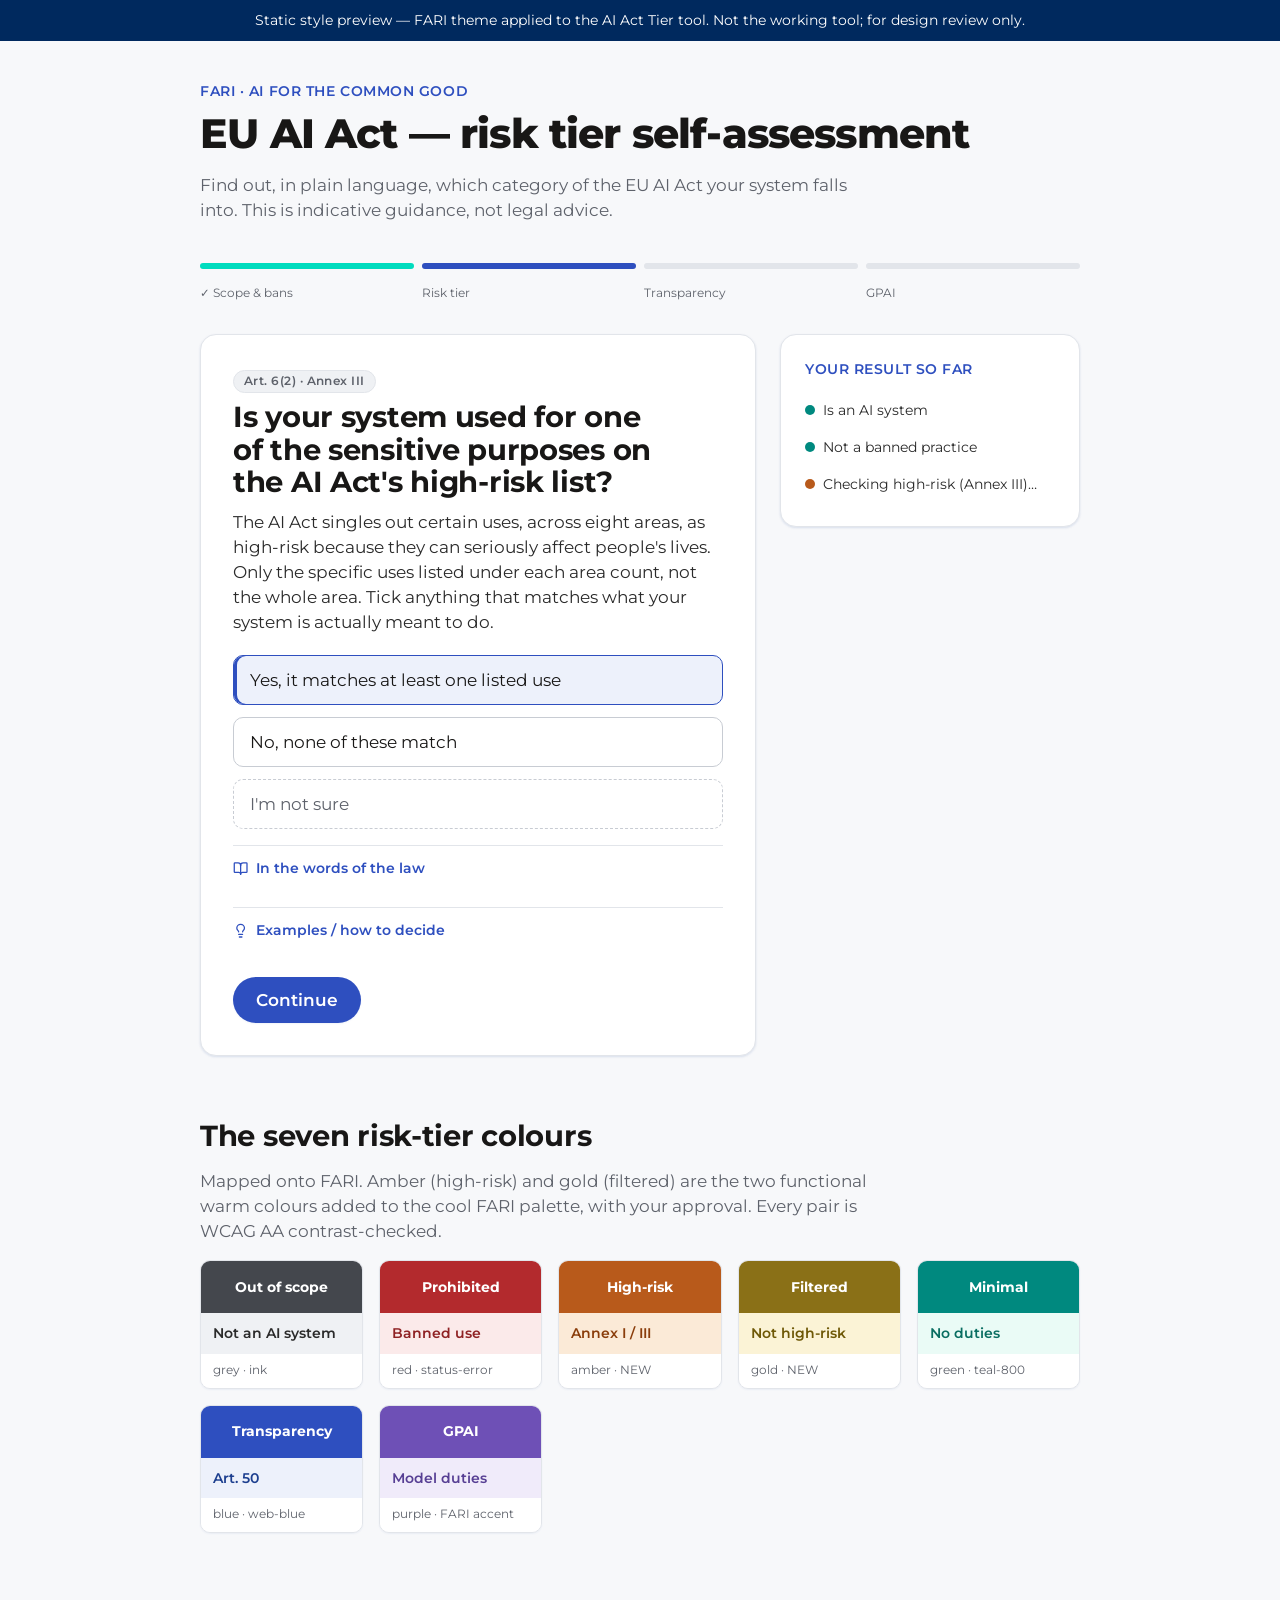
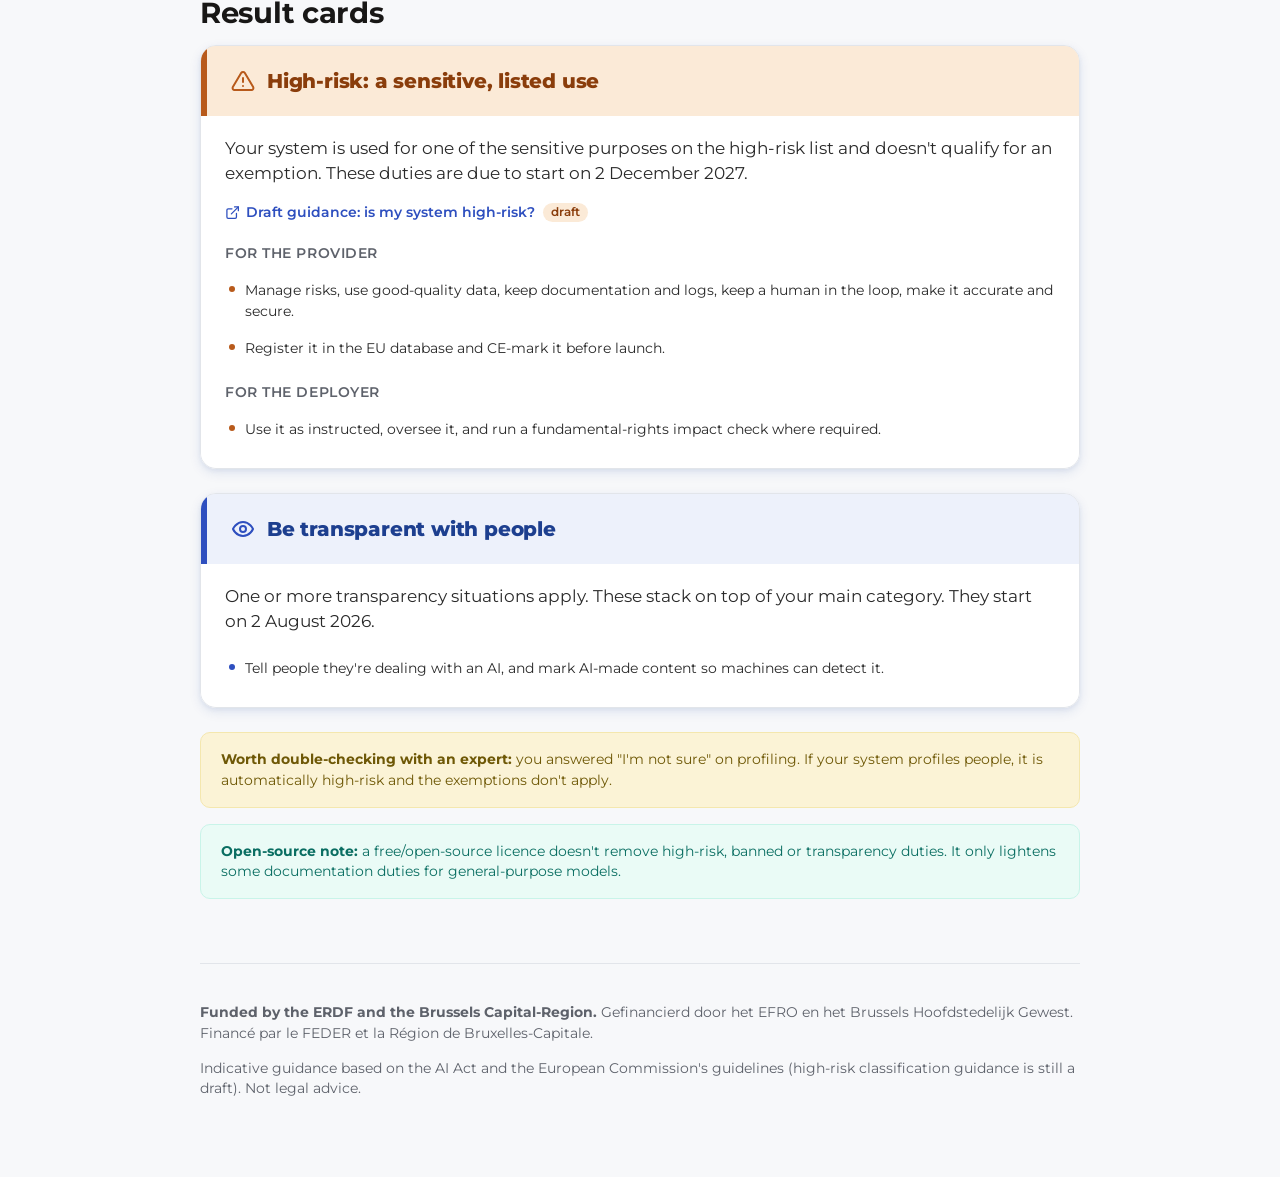
<file: theme-preview.html>
<!DOCTYPE html>
<html lang="en">
<head>
<meta charset="utf-8">
<meta name="viewport" content="width=device-width, initial-scale=1">
<title>FARI theme preview — AI Act Tier tool</title>
<link rel="preconnect" href="https://fonts.googleapis.com">
<link rel="preconnect" href="https://fonts.gstatic.com" crossorigin>
<link href="https://fonts.googleapis.com/css2?family=Montserrat:wght@400;500;600;700;800;900&family=Open+Sans:wght@400;600&display=swap" rel="stylesheet">
<style>
/* ===== FARI tokens (inlined from the design system) ===== */
:root{
  --fari-blue:#183E91; --fari-web-blue:#2E4FBF; --fari-lighthouse:#64D8BF;
  --fari-white:#FFFFFF; --fari-black:#181716; --fari-purple:#8161CC;
  --teal-50:#EAFBF6; --teal-100:#C9F4E9; --teal-400:#64D8BF; --teal-600:#00DCBE; --teal-700:#00BAB5; --teal-800:#00897F;
  --blue-50:#EDF1FB; --blue-100:#D4DEF4; --blue-400:#2E4FBF; --blue-600:#183E91; --blue-700:#143476; --blue-900:#00295E;
  --ink-900:#181716; --ink-800:#2A2A2A; --ink-700:#44474D; --ink-600:#5E626B; --ink-500:#7A7F88; --ink-400:#A1A6AF; --ink-300:#C8CCD3; --ink-200:#E2E5EA; --ink-100:#EFF1F4; --ink-50:#F7F8FA;
  --status-ok:#1DA587; --status-gather:#43B7DE; --status-error:#B32A2D;
  --text-strong:var(--ink-900); --text-body:var(--ink-800); --text-muted:var(--ink-600); --text-on-brand:#fff; --text-link:var(--fari-web-blue);
  --surface-page:#fff; --surface-subtle:var(--ink-50); --surface-card:#fff; --surface-sunken:var(--ink-100);
  --border-subtle:var(--ink-200); --border-default:var(--ink-300); --border-brand:var(--fari-web-blue); --border-focus:var(--fari-web-blue);
  --action-primary:var(--fari-web-blue); --action-primary-hover:var(--fari-blue); --action-primary-active:var(--blue-700);
  --action-accent:var(--fari-purple); --action-accent-hover:#6E50B6;
  --focus-ring:color-mix(in srgb, var(--fari-web-blue) 45%, transparent);
  --font-sans:"Montserrat",system-ui,-apple-system,"Segoe UI",Roboto,sans-serif; --font-demo:"Open Sans",system-ui,sans-serif;
  --weight-regular:400; --weight-medium:500; --weight-semibold:600; --weight-bold:700; --weight-extrabold:800; --weight-black:900;
  --text-display:41.47px; --text-h1:41.47px; --text-h2:28.8px; --text-h3:24px; --text-lg:20px; --text-base:16.67px; --text-sm:13.89px; --text-xs:11.57px;
  --leading-tight:1.12; --leading-snug:1.3; --leading-normal:1.5;
  --tracking-tight:-0.02em; --tracking-snug:-0.01em; --tracking-wide:0.04em;
  --space-1:4px; --space-2:8px; --space-3:12px; --space-4:16px; --space-5:20px; --space-6:24px; --space-8:32px; --space-10:40px; --space-12:48px; --space-16:64px;
  --radius-xs:4px; --radius-sm:6px; --radius-md:10px; --radius-lg:16px; --radius-xl:24px; --radius-pill:999px; --radius-round:50%;
  --shadow-xs:0 1px 2px rgba(24,62,145,.06); --shadow-sm:0 1px 3px rgba(24,62,145,.08),0 1px 2px rgba(24,62,145,.06); --shadow-md:0 4px 12px rgba(24,62,145,.10),0 2px 4px rgba(24,62,145,.06); --shadow-lg:0 12px 28px rgba(24,62,145,.12),0 4px 10px rgba(24,62,145,.07); --shadow-focus:0 0 0 3px var(--focus-ring);
  --ease-standard:cubic-bezier(0.4,0,0.2,1); --duration-fast:120ms; --duration-base:200ms;
  --container-md:880px;
}
body{margin:0;font-family:var(--font-sans);font-size:var(--text-base);line-height:var(--leading-normal);color:var(--text-body);background:var(--surface-subtle);-webkit-font-smoothing:antialiased;}
h1,h2,h3{font-family:var(--font-sans);color:var(--text-strong);line-height:var(--leading-tight);margin:0 0 var(--space-4);text-wrap:balance;}
a{color:var(--text-link);text-decoration:none;} a:hover{text-decoration:underline;}

/* ===== fari-theme.css (tier mapping + components) ===== */
:root{
  --fari-amber-700:#8A3D0B; --fari-amber-600:#B85A1B; --fari-amber-100:#F6D9BC; --fari-amber-50:#FBEAD7;
  --fari-gold-700:#6E5806; --fari-gold-600:#8A7017; --fari-gold-100:#F4E7AE; --fari-gold-50:#FBF3D6;
  --tier-grey-fg:var(--ink-800); --tier-grey-bg:var(--ink-100); --tier-grey-accent:var(--ink-700);
  --tier-red-fg:#8F2224; --tier-red-bg:#FBEAEA; --tier-red-accent:var(--status-error);
  --tier-amber-fg:var(--fari-amber-700); --tier-amber-bg:var(--fari-amber-50); --tier-amber-accent:var(--fari-amber-600);
  --tier-gold-fg:var(--fari-gold-700); --tier-gold-bg:var(--fari-gold-50); --tier-gold-accent:var(--fari-gold-600);
  --tier-green-fg:#0A6E62; --tier-green-bg:var(--teal-50); --tier-green-accent:var(--teal-800);
  --tier-blue-fg:#1D3F8F; --tier-blue-bg:var(--blue-50); --tier-blue-accent:var(--fari-web-blue);
  --tier-purple-fg:#573F94; --tier-purple-bg:#F0EBFA; --tier-purple-accent:var(--action-accent-hover);
}
.app{max-width:var(--container-md);margin:0 auto;padding:var(--space-10) var(--space-6) var(--space-16);}
.eyebrow{font-size:var(--text-sm);font-weight:600;letter-spacing:var(--tracking-wide);text-transform:uppercase;color:var(--text-link);margin:0 0 var(--space-2);}
.chip{display:inline-block;font-size:var(--text-xs);font-weight:600;letter-spacing:var(--tracking-wide);color:var(--text-muted);background:var(--ink-100);border:1px solid var(--border-subtle);border-radius:var(--radius-pill);padding:2px 10px;}
.card{background:var(--surface-card);border:1px solid var(--border-subtle);border-radius:var(--radius-lg);box-shadow:var(--shadow-sm);padding:var(--space-8);}
.qtitle{font-size:var(--text-h3);font-weight:700;color:var(--text-strong);letter-spacing:var(--tracking-snug);margin:var(--space-2) 0 var(--space-3);text-wrap:balance;}
.qexpl{color:var(--text-body);margin:0 0 var(--space-5);}
.btn{font-family:var(--font-sans);font-weight:600;font-size:var(--text-base);border-radius:var(--radius-pill);padding:12px 22px;border:1.5px solid transparent;cursor:pointer;transition:background var(--duration-base) var(--ease-standard),transform var(--duration-fast) var(--ease-standard);}
.btn-primary{background:var(--action-primary);color:#fff;box-shadow:var(--shadow-xs);}
.btn-primary:hover{background:var(--action-primary-hover);transform:translateY(-1px);}
.opt{display:block;width:100%;text-align:left;background:#fff;color:var(--text-strong);border:1.5px solid var(--border-default);border-radius:var(--radius-md);padding:14px 16px;margin:0 0 var(--space-3);font-size:var(--text-base);font-family:var(--font-sans);cursor:pointer;transition:border-color var(--duration-base) var(--ease-standard),background var(--duration-base) var(--ease-standard);}
.opt:hover{border-color:var(--border-brand);background:var(--blue-50);}
.opt.sel{border-color:var(--action-primary);background:var(--blue-50);box-shadow:inset 3px 0 0 var(--action-primary);}
.opt--unsure{color:var(--text-muted);border-style:dashed;}
details{border-top:1px solid var(--border-subtle);margin-top:var(--space-4);}
summary{cursor:pointer;list-style:none;display:flex;align-items:center;gap:var(--space-2);padding:var(--space-3) 0;font-weight:600;font-size:var(--text-sm);color:var(--text-link);}
summary::-webkit-details-marker{display:none;}
.legaltext{background:var(--surface-sunken);border-left:3px solid var(--border-default);border-radius:var(--radius-sm);padding:var(--space-4);font-size:var(--text-sm);color:var(--text-muted);line-height:var(--leading-normal);margin-bottom:var(--space-4);}
.stepper{display:flex;gap:var(--space-2);margin:0 0 var(--space-4);}
.seg{flex:1;height:6px;border-radius:var(--radius-pill);background:var(--ink-200);}
.seg.cur{background:var(--action-primary);} .seg.done{background:var(--teal-600);}
.seg.skip{background:repeating-linear-gradient(45deg,var(--ink-200),var(--ink-200) 4px,var(--ink-100) 4px,var(--ink-100) 8px);}
.steplabels{display:flex;gap:var(--space-2);font-size:var(--text-xs);color:var(--text-muted);margin-bottom:var(--space-8);}
.steplabels span{flex:1;}
.grid2{display:grid;grid-template-columns:1fr 300px;gap:var(--space-6);align-items:start;}
@media(max-width:760px){.grid2{grid-template-columns:1fr;}}
.verdict{background:#fff;border:1px solid var(--border-subtle);border-radius:var(--radius-lg);box-shadow:var(--shadow-sm);padding:var(--space-6);}
.vrow{display:flex;align-items:center;gap:var(--space-2);padding:var(--space-2) 0;font-size:var(--text-sm);}
.vmark{width:10px;height:10px;border-radius:var(--radius-round);flex:none;}
.swatches{display:grid;grid-template-columns:repeat(auto-fill,minmax(150px,1fr));gap:var(--space-4);}
.sw{border:1px solid var(--border-subtle);border-radius:var(--radius-md);overflow:hidden;box-shadow:var(--shadow-xs);}
.sw__accent{height:52px;display:flex;align-items:center;justify-content:center;color:#fff;font-weight:700;font-size:var(--text-sm);}
.sw__tint{padding:10px 12px;font-size:var(--text-sm);font-weight:600;}
.sw__meta{padding:8px 12px;font-size:var(--text-xs);color:var(--text-muted);background:#fff;}
.result{border-radius:var(--radius-lg);border:1px solid var(--border-subtle);box-shadow:var(--shadow-md);overflow:hidden;margin-bottom:var(--space-6);}
.ico{width:1.1em;height:1.1em;stroke:currentColor;fill:none;stroke-width:2;stroke-linecap:round;stroke-linejoin:round;vertical-align:-3px;flex:none;}
.rhead{display:flex;align-items:center;gap:var(--space-3);padding:var(--space-5) var(--space-6);border-left:6px solid var(--_accent);background:var(--_bg);color:var(--_fg);}
.rhead .ico{width:24px;height:24px;stroke:var(--_accent);}
.rtitle{font-weight:800;font-size:var(--text-lg);letter-spacing:var(--tracking-snug);}
.rbody{padding:var(--space-5) var(--space-6);background:#fff;}
.rsum{margin:0 0 var(--space-4);}
.oglabel{font-size:var(--text-sm);font-weight:600;color:var(--text-muted);text-transform:uppercase;letter-spacing:var(--tracking-wide);margin:var(--space-4) 0 var(--space-2);}
.og{padding:var(--space-2) 0 var(--space-2) var(--space-5);position:relative;font-size:var(--text-sm);}
.og::before{content:"";position:absolute;left:4px;top:14px;width:6px;height:6px;border-radius:var(--radius-round);background:var(--_accent);}
.result[data-tier="orange"]{--_fg:var(--tier-amber-fg);--_bg:var(--tier-amber-bg);--_accent:var(--tier-amber-accent);}
.result[data-tier="yellow"]{--_fg:var(--tier-gold-fg);--_bg:var(--tier-gold-bg);--_accent:var(--tier-gold-accent);}
.result[data-tier="blue"]{--_fg:var(--tier-blue-fg);--_bg:var(--tier-blue-bg);--_accent:var(--tier-blue-accent);}
.result[data-tier="purple"]{--_fg:var(--tier-purple-fg);--_bg:var(--tier-purple-bg);--_accent:var(--tier-purple-accent);}
.result[data-tier="red"]{--_fg:var(--tier-red-fg);--_bg:var(--tier-red-bg);--_accent:var(--tier-red-accent);}
.glink{display:inline-flex;align-items:center;gap:6px;color:var(--text-link);font-weight:600;font-size:var(--text-sm);}
.glink[data-draft]::after{content:"draft";font-size:var(--text-xs);color:var(--fari-amber-700);background:var(--fari-amber-50);border-radius:var(--radius-pill);padding:1px 8px;margin-left:2px;}
.note{border-radius:var(--radius-md);padding:var(--space-4) var(--space-5);font-size:var(--text-sm);margin-bottom:var(--space-4);}
.note--review{background:var(--fari-gold-50);border:1px solid var(--fari-gold-100);color:var(--fari-gold-700);}
.note--foss{background:var(--teal-50);border:1px solid var(--teal-100);color:var(--tier-green-fg);}
.section{margin:var(--space-16) 0 var(--space-8);}
.section h2{font-size:var(--text-h2);letter-spacing:var(--tracking-snug);}
.previewbar{background:var(--blue-900);color:#fff;font-size:var(--text-sm);padding:10px var(--space-6);text-align:center;}
.footer{margin-top:var(--space-16);padding-top:var(--space-6);border-top:1px solid var(--border-subtle);color:var(--text-muted);font-size:var(--text-sm);}
:focus-visible{outline:2px solid var(--border-focus);outline-offset:2px;box-shadow:var(--shadow-focus);}
@media(prefers-reduced-motion:reduce){*{transition:none!important;}}
</style>
</head>
<body>
<div class="previewbar">Static style preview — FARI theme applied to the AI Act Tier tool. Not the working tool; for design review only.</div>
<div class="app">

  <p class="eyebrow">FARI · AI for the Common Good</p>
  <h1 style="font-size:var(--text-h1);font-weight:800;letter-spacing:var(--tracking-tight);">EU AI Act — risk tier self-assessment</h1>
  <p style="color:var(--text-muted);max-width:60ch;">Find out, in plain language, which category of the EU AI Act your system falls into. This is indicative guidance, not legal advice.</p>

  <!-- Stepper -->
  <div class="section" style="margin-top:var(--space-10);">
    <div class="stepper" aria-label="Progress">
      <span class="seg done"></span><span class="seg cur"></span><span class="seg"></span><span class="seg"></span>
    </div>
    <div class="steplabels"><span>✓ Scope &amp; bans</span><span>Risk tier</span><span>Transparency</span><span>GPAI</span></div>

    <!-- Sample question with 3 layers + verdict panel -->
    <div class="grid2">
      <div class="card">
        <span class="chip">Art. 6(2) · Annex III</span>
        <h2 class="qtitle">Is your system used for one of the sensitive purposes on the AI Act's high-risk list?</h2>
        <p class="qexpl">The AI Act singles out certain uses, across eight areas, as high-risk because they can seriously affect people's lives. Only the specific uses listed under each area count, not the whole area. Tick anything that matches what your system is actually meant to do.</p>
        <button class="opt sel">Yes, it matches at least one listed use</button>
        <button class="opt">No, none of these match</button>
        <button class="opt opt--unsure">I'm not sure</button>

        <details>
          <summary><svg class="ico" viewBox="0 0 24 24"><path d="M12 7v14"/><path d="M3 18a1 1 0 0 1-1-1V4a1 1 0 0 1 1-1h5a4 4 0 0 1 4 4 4 4 0 0 1 4-4h5a1 1 0 0 1 1 1v13a1 1 0 0 1-1 1h-6a3 3 0 0 0-3 3 3 3 0 0 0-3-3z"/></svg> In the words of the law</summary>
          <div class="legaltext">AI systems referred to in Annex III shall be considered high-risk. Annex III lists eight areas and, under each, an exhaustive list of specific use cases. <span class="chip" style="margin-top:8px;">Art. 6(2); Annex III</span></div>
        </details>
        <details>
          <summary><svg class="ico" viewBox="0 0 24 24"><path d="M9 18h6"/><path d="M10 22h4"/><path d="M15.09 14c.18-.98.65-1.74 1.41-2.5A4.65 4.65 0 0 0 18 8 6 6 0 0 0 6 8c0 1 .23 2.23 1.5 3.5A4.61 4.61 0 0 1 8.91 14"/></svg> Examples / how to decide</summary>
          <div class="legaltext" style="border-left-color:var(--teal-400);">Likely yes: hiring or staff-management tools, credit scoring for people, exam monitoring. Likely no: a system that only assesses companies, not people.</div>
        </details>

        <div style="margin-top:var(--space-6);display:flex;gap:var(--space-3);">
          <button class="btn btn-primary">Continue</button>
        </div>
      </div>

      <aside class="verdict" aria-label="Result so far">
        <p class="eyebrow" style="margin-bottom:var(--space-3);">Your result so far</p>
        <div class="vrow"><span class="vmark" style="background:var(--tier-green-accent);"></span> Is an AI system</div>
        <div class="vrow"><span class="vmark" style="background:var(--tier-green-accent);"></span> Not a banned practice</div>
        <div class="vrow"><span class="vmark" style="background:var(--tier-amber-accent);"></span> Checking high-risk (Annex III)…</div>
      </aside>
    </div>
  </div>

  <!-- Tier swatches -->
  <div class="section">
    <h2>The seven risk-tier colours</h2>
    <p style="color:var(--text-muted);max-width:62ch;">Mapped onto FARI. Amber (high-risk) and gold (filtered) are the two functional warm colours added to the cool FARI palette, with your approval. Every pair is WCAG AA contrast-checked.</p>
    <div class="swatches">
      <div class="sw"><div class="sw__accent" style="background:var(--tier-grey-accent);">Out of scope</div><div class="sw__tint" style="background:var(--tier-grey-bg);color:var(--tier-grey-fg);">Not an AI system</div><div class="sw__meta">grey · ink</div></div>
      <div class="sw"><div class="sw__accent" style="background:var(--tier-red-accent);">Prohibited</div><div class="sw__tint" style="background:var(--tier-red-bg);color:var(--tier-red-fg);">Banned use</div><div class="sw__meta">red · status-error</div></div>
      <div class="sw"><div class="sw__accent" style="background:var(--tier-amber-accent);">High-risk</div><div class="sw__tint" style="background:var(--tier-amber-bg);color:var(--tier-amber-fg);">Annex I / III</div><div class="sw__meta">amber · NEW</div></div>
      <div class="sw"><div class="sw__accent" style="background:var(--tier-gold-accent);">Filtered</div><div class="sw__tint" style="background:var(--tier-gold-bg);color:var(--tier-gold-fg);">Not high-risk</div><div class="sw__meta">gold · NEW</div></div>
      <div class="sw"><div class="sw__accent" style="background:var(--tier-green-accent);">Minimal</div><div class="sw__tint" style="background:var(--tier-green-bg);color:var(--tier-green-fg);">No duties</div><div class="sw__meta">green · teal-800</div></div>
      <div class="sw"><div class="sw__accent" style="background:var(--tier-blue-accent);">Transparency</div><div class="sw__tint" style="background:var(--tier-blue-bg);color:var(--tier-blue-fg);">Art. 50</div><div class="sw__meta">blue · web-blue</div></div>
      <div class="sw"><div class="sw__accent" style="background:var(--tier-purple-accent);">GPAI</div><div class="sw__tint" style="background:var(--tier-purple-bg);color:var(--tier-purple-fg);">Model duties</div><div class="sw__meta">purple · FARI accent</div></div>
    </div>
  </div>

  <!-- Sample result cards -->
  <div class="section">
    <h2>Result cards</h2>

    <div class="result" data-tier="orange">
      <div class="rhead"><svg class="ico" viewBox="0 0 24 24"><path d="m10.29 3.86-8.47 14.14A2 2 0 0 0 3.53 21h16.94a2 2 0 0 0 1.71-3L13.71 3.86a2 2 0 0 0-3.42 0z"/><line x1="12" y1="9" x2="12" y2="13"/><line x1="12" y1="17" x2="12.01" y2="17"/></svg><span class="rtitle">High-risk: a sensitive, listed use</span></div>
      <div class="rbody">
        <p class="rsum">Your system is used for one of the sensitive purposes on the high-risk list and doesn't qualify for an exemption. These duties are due to start on 2 December 2027.</p>
        <a class="glink" data-draft href="#"><svg class="ico" viewBox="0 0 24 24"><path d="M15 3h6v6"/><path d="M10 14 21 3"/><path d="M18 13v6a2 2 0 0 1-2 2H5a2 2 0 0 1-2-2V8a2 2 0 0 1 2-2h6"/></svg> Draft guidance: is my system high-risk?</a>
        <div class="oglabel">For the provider</div>
        <div class="og">Manage risks, use good-quality data, keep documentation and logs, keep a human in the loop, make it accurate and secure.</div>
        <div class="og">Register it in the EU database and CE-mark it before launch.</div>
        <div class="oglabel">For the deployer</div>
        <div class="og">Use it as instructed, oversee it, and run a fundamental-rights impact check where required.</div>
      </div>
    </div>

    <div class="result" data-tier="blue">
      <div class="rhead"><svg class="ico" viewBox="0 0 24 24"><path d="M2 12s3-7 10-7 10 7 10 7-3 7-10 7-10-7-10-7z"/><circle cx="12" cy="12" r="3"/></svg><span class="rtitle">Be transparent with people</span></div>
      <div class="rbody">
        <p class="rsum">One or more transparency situations apply. These stack on top of your main category. They start on 2 August 2026.</p>
        <div class="og">Tell people they're dealing with an AI, and mark AI-made content so machines can detect it.</div>
      </div>
    </div>

    <div class="note note--review"><strong>Worth double-checking with an expert:</strong> you answered "I'm not sure" on profiling. If your system profiles people, it is automatically high-risk and the exemptions don't apply.</div>
    <div class="note note--foss"><strong>Open-source note:</strong> a free/open-source licence doesn't remove high-risk, banned or transparency duties. It only lightens some documentation duties for general-purpose models.</div>
  </div>

  <footer class="footer">
    <p><strong>Funded by the ERDF and the Brussels Capital-Region.</strong> Gefinancierd door het EFRO en het Brussels Hoofdstedelijk Gewest. Financé par le FEDER et la Région de Bruxelles-Capitale.</p>
    <p>Indicative guidance based on the AI Act and the European Commission's guidelines (high-risk classification guidance is still a draft). Not legal advice.</p>
  </footer>
</div>
</body>
</html>
</file>
